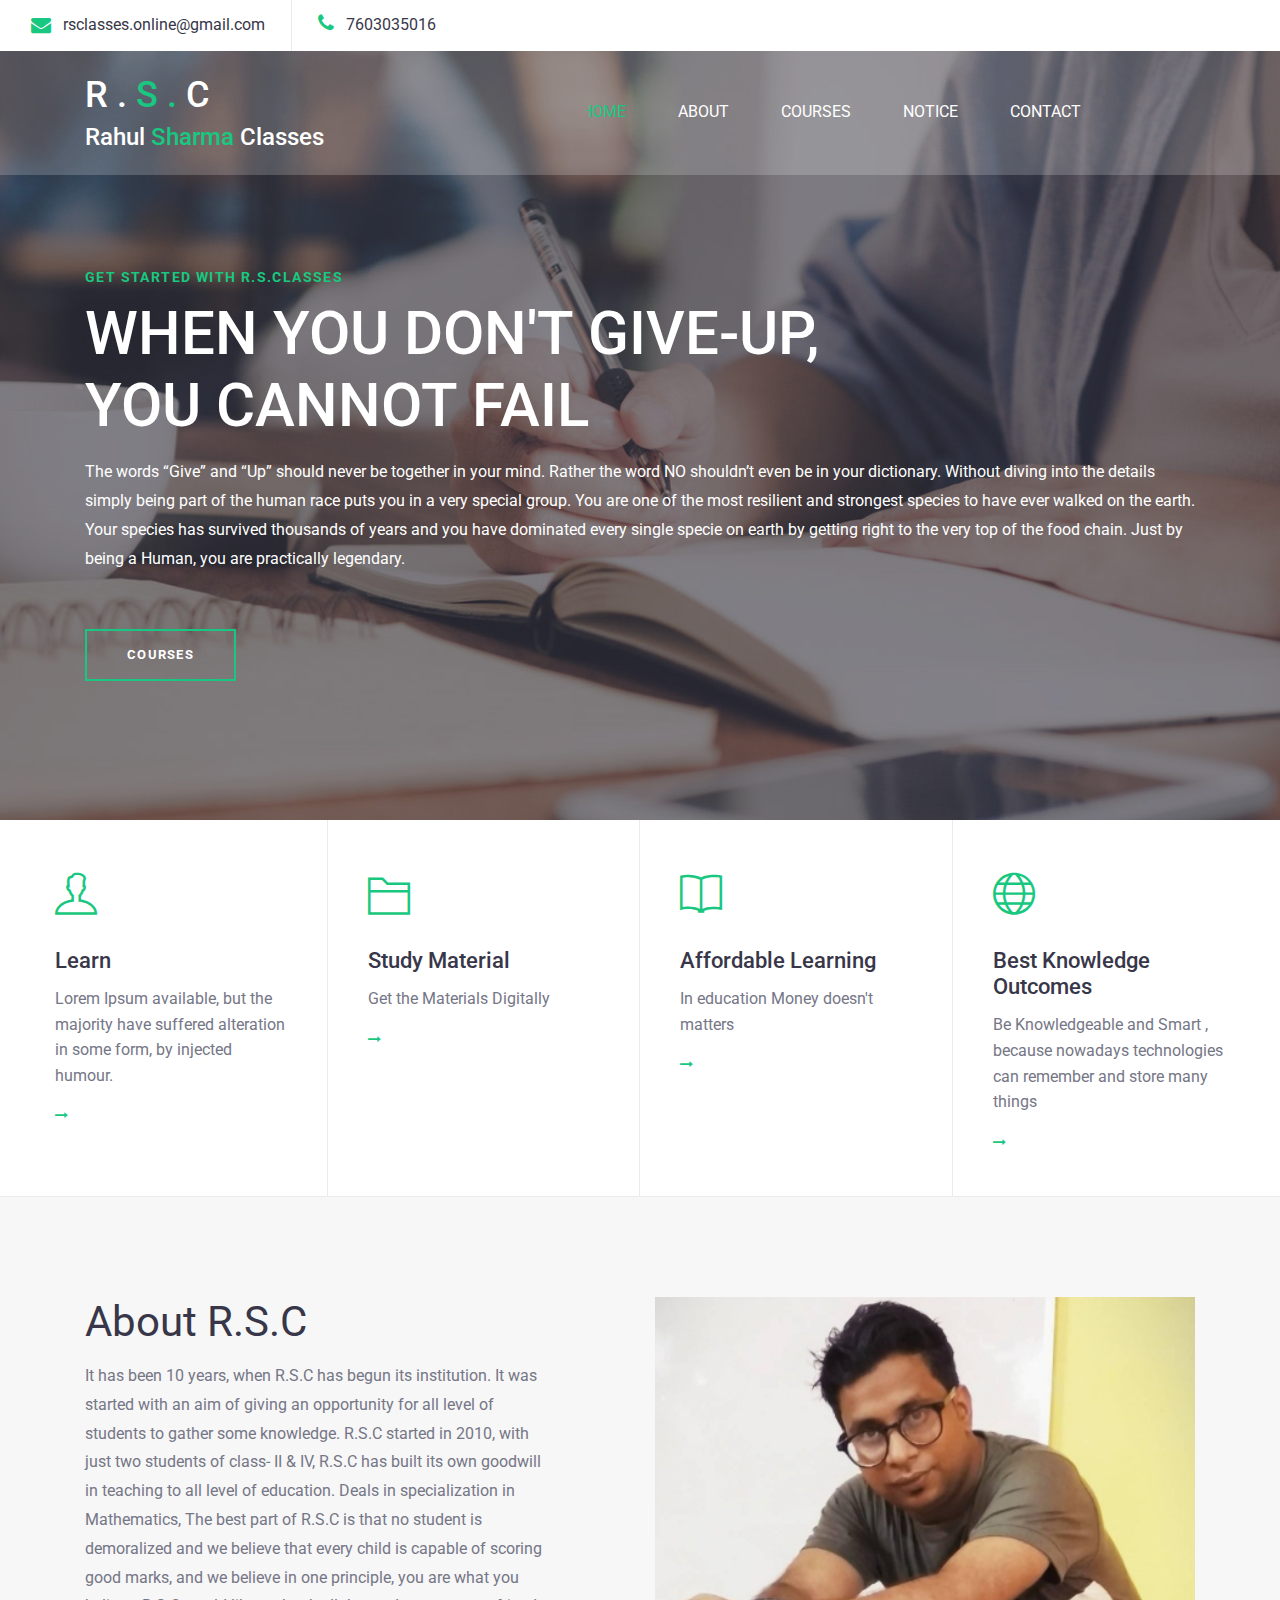
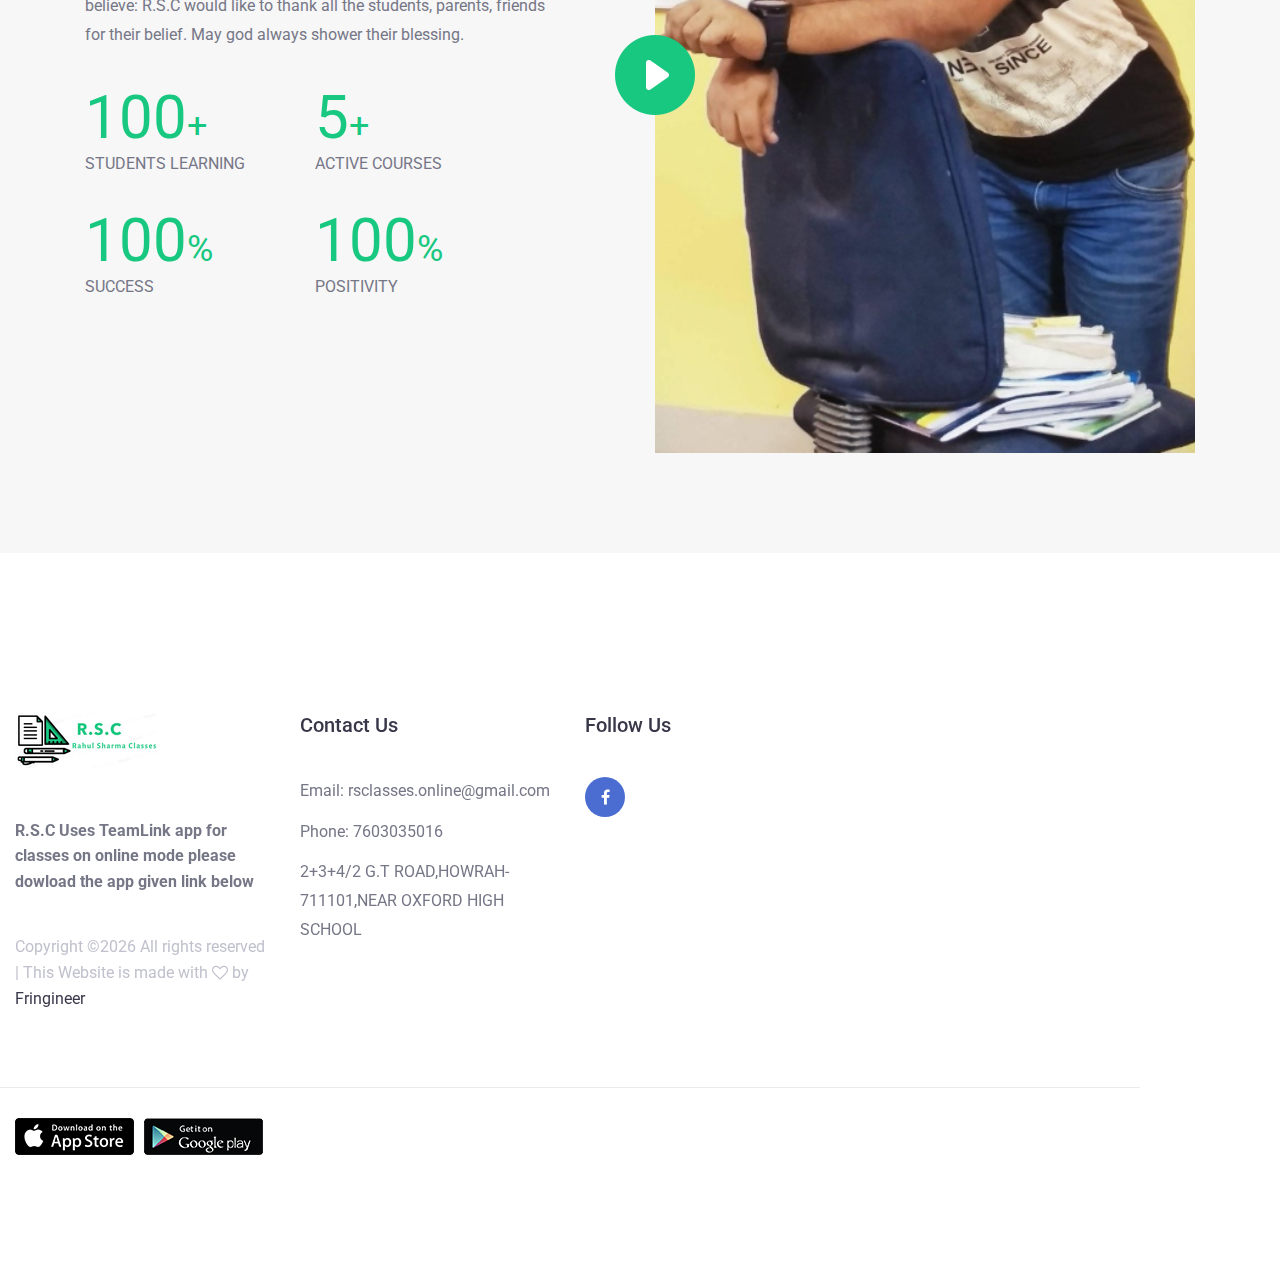
<file: index.html>
<!DOCTYPE html>
<html lang="en">
<head>
    <title>R.S.CLASSES</title>

    <!-- Required meta tags -->
    <meta charset="utf-8">
    <meta name="viewport" content="width=device-width, initial-scale=1, shrink-to-fit=no">

    <!-- Bootstrap CSS -->
    <link rel="stylesheet" href="css/bootstrap.min.css">

    <!-- FontAwesome CSS -->
    <link rel="stylesheet" href="css/font-awesome.min.css">

    <!-- ElegantFonts CSS -->
    <link rel="stylesheet" href="css/elegant-fonts.css">

    <!-- themify-icons CSS -->
    <link rel="stylesheet" href="css/themify-icons.css">

    <!-- Swiper CSS -->
    <link rel="stylesheet" href="css/swiper.min.css">

    <!-- Styles -->
    <link rel="stylesheet" href="style.css">
</head>
<body>
    <div class="hero-content">
        <header class="site-header">
            <div class="top-header-bar">
                <div class="container-fluid">
                    <div class="row">
                        <div class="col-12 col-lg-6 d-none d-md-flex flex-wrap justify-content-center justify-content-lg-start mb-3 mb-lg-0">
                            <div class="header-bar-email d-flex align-items-center">
                                <i class="fa fa-envelope"></i><a href="#">rsclasses.online@gmail.com</a>
                            </div><!-- .header-bar-email -->

                            <div class="header-bar-text lg-flex align-items-center">
                                <p><i class="fa fa-phone"></i>7603035016</p>
                            </div><!-- .header-bar-text -->
                        </div><!-- .col -->

                        <div class="col-12 col-lg-6 d-flex flex-wrap justify-content-center justify-content-lg-end align-items-center">
                           <!-- <div class="header-bar-search">
                                <form class="flex align-items-stretch">
                                    <input type="search" placeholder="What would you like to learn?">
                                    <button type="submit" value="" class="flex justify-content-center align-items-center"><i class="fa fa-search"></i></button>
                                </form>
                            </div><!-- .header-bar-search -->

                            <div class="header-bar-menu">
                               <!-- <ul class="flex justify-content-center align-items-center py-2 pt-md-0">
                                    <li><a href="#">Register</a></li>
                                    <li><a href="#">Login</a></li>
                                </ul>-->
                            </div><!-- .header-bar-menu -->
                        </div><!-- .col -->
                    </div><!-- .row -->
                </div><!-- .container-fluid -->
            </div><!-- .top-header-bar -->

            <div class="nav-bar">
                <div class="container">
                    <div class="row">
                        <div class="col-9 col-lg-3">
                            <div class="site-branding">
                                <h1 class="site-title"><a href="index.html" rel="home">R    .   <span>S    .    </span>C</a></h1>
                                 <h5 class="site-titles"><a href="index.html" rel="home">Rahul <span>Sharma</span> Classes</a></h5>
                            </div><!-- .site-branding -->
                        </div><!-- .col -->

                        <div class="col-3 col-lg-9 flex justify-content-end align-content-center">
                            <nav class="site-navigation flex justify-content-end align-items-center">
                                <ul class="flex flex-column flex-lg-row justify-content-lg-end align-content-center">
                                    <li class="current-menu-item"><a href="index.html">  Home</a></li>
                                    <li><a href="about.html">About</a></li>
                                    <li><a href="courses.html">Courses</a></li>
                                    <li><a href="https://drive.google.com/drive/folders/1WCiDzDSVRDImzuCjmiZQUmo6XYDnUUqU?usp=sharing">Notice</a></li>
                                    <li><a href="contact.html">Contact</a></li>
                                </ul>

                                <div class="hamburger-menu d-lg-none">
                                    <span></span>
                                    <span></span>
                                    <span></span>
                                    <span></span>
                                </div><!-- .hamburger-menu -->

                                <div class="header-bar-cart">
                                    <a href="#" class="flex justify-content-center align-items-center"></a>
                                </div><!-- .header-bar-search -->
                            </nav><!-- .site-navigation -->
                        </div><!-- .col -->
                    </div><!-- .row -->
                </div><!-- .container -->
            </div><!-- .nav-bar -->
        </header><!-- .site-header -->

        <div class="hero-content-overlay">
            <div class="container">
                <div class="row">
                    <div class="col-12">
                        <div class="hero-content-wrap flex flex-column justify-content-center align-items-start">
                            <header class="entry-header">
                                <h4>Get started with R.S.Classes</h4>
                                <h1>When You Don't Give-up,<br/> You Cannot Fail</h1>
                            </header><!-- .entry-header -->
                            <div class="entry-content">
                                <p>The words “Give” and “Up” should never be together in your mind. Rather the word NO shouldn’t even be in your dictionary. Without diving into the details simply being part of the human race puts you in a very special group. You are one of the most resilient and strongest species to have ever walked on the earth. Your species has survived thousands of years and you have dominated every single specie on earth by getting right to the very top of the food chain. Just by being a Human, you are practically legendary.</p>
                            </div><!-- .entry-content -->

                            <footer class="entry-footer read-more">
                                <a href="courses.html">Courses</a>
                            </footer><!-- .entry-footer -->
                        </div><!-- .hero-content-wrap -->
                    </div><!-- .col -->
                </div><!-- .row -->
            </div><!-- .container -->
        </div><!-- .hero-content-hero-content-overlay -->
    </div><!-- .hero-content -->

    <div class="icon-boxes">
        <div class="container-fluid">
            <div class="flex flex-wrap align-items-stretch">
                <div class="icon-box">
                    <div class="icon">
                        <span class="ti-user"></span>
                    </div><!-- .icon -->

                    <header class="entry-header">
                        <h2 class="entry-title">Learn </h2>
                    </header><!-- .entry-header -->

                    <div class="entry-content">
                        <p>Lorem Ipsum available, but the majority have suffered alteration in some form, by injected humour.</p>
                    </div><!-- .entry-content -->

                    <footer class="entry-footer read-more">
                        <a href="#">Explore<i class="fa fa-long-arrow-right"></i></a>
                    </footer><!-- .entry-footer -->
                </div><!-- .icon-box -->

                <div class="icon-box">
                    <div class="icon">
                        <span class="ti-folder"></span>
                    </div><!-- .icon -->

                    <header class="entry-header">
                        <h2 class="entry-title">Study Material </h2>
                    </header><!-- .entry-header -->

                    <div class="entry-content">
                        <p>Get the Materials Digitally</p>
                    </div><!-- .entry-content -->

                    <footer class="entry-footer read-more">
                        <a href="https://drive.google.com/drive/folders/1vfITEp3nsElCrf3aIB1E-hD3eaHmoRpa?usp=sharing">Explore<i class="fa fa-long-arrow-right"></i></a>
                    </footer><!-- .entry-footer -->
                </div><!-- .icon-box -->

                <div class="icon-box">
                    <div class="icon">
                        <span class="ti-book"></span>
                    </div><!-- .icon -->

                    <header class="entry-header">
                        <h2 class="entry-title">Affordable Learning</h2>
                    </header><!-- .entry-header -->

                    <div class="entry-content">
                        <p>In education Money doesn't matters</p>
                    </div><!-- .entry-content -->

                    <footer class="entry-footer read-more">
                        <a href="courses.html">Explore<i class="fa fa-long-arrow-right"></i></a>
                    </footer><!-- .entry-footer -->
                </div><!-- .icon-box -->

                <div class="icon-box">
                    <div class="icon">
                        <span class="ti-world"></span>
                    </div><!-- .icon -->

                    <header class="entry-header">
                        <h2 class="entry-title">Best Knowledge Outcomes</h2>
                    </header><!-- .entry-header -->

                    <div class="entry-content">
                        <p>Be Knowledgeable and Smart , because nowadays technologies can remember and store many things </p>
                    </div><!-- .entry-content -->

                    <footer class="entry-footer read-more">
                        <a href="#">Explore<i class="fa fa-long-arrow-right"></i></a>
                    </footer><!-- .entry-footer -->
                </div><!-- .icon-box -->
            </div><!-- .row -->
        </div><!-- .container-fluid -->
    </div><!-- .icon-boxes -->

    <!--<section class="featured-courses horizontal-column courses-wrap">
        <div class="container">
            <div class="row">
                <div class="col-12">
                    <header class="heading flex justify-content-between align-items-center">
                        <h2 class="entry-title">Featured Courses</h2>

                        <a class="btn mt-4 mt-sm-0" href="#">view all</a>
                    </header><!-- .heading --
                </div><!-- .col --

                <div class="col-12 col-lg-6">
                    <div class="course-content flex flex-wrap justify-content-between align-content-lg-stretch">
                        <figure class="course-thumbnail">
                            <a href="#"><img src="images/1.jpg" alt=""></a>
                        </figure><!-- .course-thumbnail --

                        <div class="course-content-wrap">
                            <header class="entry-header">
                                <div class="course-ratings flex align-items-center">
                                    <span class="fa fa-star checked"></span>
                                    <span class="fa fa-star checked"></span>
                                    <span class="fa fa-star checked"></span>
                                    <span class="fa fa-star checked"></span>
                                    <span class="fa fa-star-o"></span>

                                    <span class="course-ratings-count">(4 votes)</span>
                                </div><!-- .course-ratings --

                                <h2 class="entry-title"><a href="#">The Complete Android Developer Course</a></h2>

                                <div class="entry-meta flex flex-wrap align-items-center">
                                    <div class="course-author"><a href="#">Ms. Lara Croft </a></div>

                                    <div class="course-date">July 21, 2018</div>
                                </div><!-- .course-date --
                            </header><!-- .entry-header --

                            <footer class="entry-footer flex justify-content-between align-items-center">
                                <div class="course-cost">
                                    <span class="free-cost">Free</span>
                                </div><!-- .course-cost -
                        </div><!-- .course-content-wrap --
                    </div><!-- .course-content --
                </div><!-- .col --

                <div class="col-12 col-lg-6">
                    <div class="course-content flex flex-wrap justify-content-between align-content-lg-stretch">
                        <figure class="course-thumbnail">
                            <a href="#"><img src="images/2.jpg" alt=""></a>
                        </figure><!-- .course-thumbnail --

                        <div class="course-content-wrap">
                            <header class="entry-header">
                                <div class="course-ratings flex align-items-center">
                                    <span class="fa fa-star checked"></span>
                                    <span class="fa fa-star checked"></span>
                                    <span class="fa fa-star checked"></span>
                                    <span class="fa fa-star checked"></span>
                                    <span class="fa fa-star-o"></span>

                                    <span class="course-ratings-count">(4 votes)</span>
                                </div><!-- .course-ratings --

                                <h2 class="entry-title"><a href="#">Learn Photoshop, Web Design & Profitable</a></h2>

                                <div class="entry-meta flex flex-wrap align-items-center">
                                    <div class="course-author"><a href="#">Mr. John Wick</a></div>

                                    <div class="course-date">Aug 21, 2018</div>
                                </div><!-- .course-date --
                            </header><!-- .entry-header --

                            <footer class="entry-footer flex justify-content-between align-items-center">
                                <div class="course-cost">
                                    $32 <span class="price-drop">$59</span>
                                </div><!-- .course-cost --
                            </footer><!-- .entry-footer --
                        </div><!-- .course-content-wrap --
                    </div><!-- .course-content --
                </div><!-- .col --
            </div><!-- .row --
        </div><!-- .container --
    </section><!-- .courses-wrap ---->

    <section class="about-section">
        <div class="container">
            <div class="row">
                <div class="col-12 col-lg-6 align-content-lg-stretch">
                    <header class="heading">
                        <h2 class="entry-title">About R.S.C</h2>

                        <p>It has been 10 years, when R.S.C has begun its institution. It was started with an aim of giving an opportunity for all level of students to gather some knowledge. R.S.C started in 2010, with just two students of class- II & IV, R.S.C has built its own goodwill in teaching to all level of education. Deals in specialization in Mathematics,
The best part of R.S.C is that no student is demoralized and we believe that every child is capable of scoring good marks, and we believe in one principle, you are what you believe:
R.S.C would like to thank all the students, parents, friends for their belief. May god always shower their blessing.</p>
                    </header><!-- .heading -->

                    <div class="entry-content ezuca-stats">
                        <div class="stats-wrap flex flex-wrap justify-content-lg-between">
                            <div class="stats-count">
                                100<span>+</span>
                                <p>STUDENTS LEARNING</p>
                            </div><!-- .stats-count -->

                            <div class="stats-count">
                                5<span>+</span>
                                <p>ACTIVE COURSES</p>
                            </div><!-- .stats-count -->

                            <div class="stats-count">
                                100<span>%</span>
                                <p>SUCCESS</p>
                            </div><!-- .stats-count -->

                            <div class="stats-count">
                                100<span>%</span>
                                <p>POSITIVITY</p>
                            </div><!-- .stats-count -->
                        </div><!-- .stats-wrap -->
                    </div><!-- .ezuca-stats -->
                </div><!-- .col -->

                <div class="col-12 col-lg-6 flex align-content-center mt-5 mt-lg-0">
                    <div class="ezuca-video position-relative">
                        <div class="video-play-btn position-absolute">
                            <img src="images/video-icon.png" alt="Video Play">
                        </div><!-- .video-play-btn -->

                        <img src="images/video-screenshot.png" alt="">
                    </div><!-- .ezuca-video -->
                </div><!-- .col -->
            </div><!-- .row -->
        </div><!-- .container -->
    </section><!-- .about-section -->

      <section class="testimonial-section">
        <!-- Swiper -->
        <div class="swiper-container testimonial-slider">
            <div class="swiper-wrapper">
                <!--<div class="swiper-slide">
                    <div class="container">
                        <div class="row">
                            <div class="col-12 col-lg-6 order-2 order-lg-1 flex align-items-center mt-5 mt-lg-0">
                                <figure class="user-avatar">
                                    <img src="images/user-1.jpg" alt="">
                                </figure><!-- .user-avatar --
                            </div><!-- .col --

                            <div class="col-12 col-lg-6 order-1 order-lg-2 content-wrap h-100">
                                <div class="entry-content">
                                    <p>Together as teachers, students and universities we can help make this education available for everyone.</p>
                                </div><!-- .entry-content --

                                <div class="entry-footer">
                                    <h3 class="testimonial-user">Russell Stephens - <span>University in UK</span></h3>
                                </div><!-- .entry-footer --
                            </div><!-- .col --
                        </div><!-- .row --
                    </div><!-- .container --
                </div><!-- .swiper-slide -->

                

   <!-- <section class="featured-courses vertical-column courses-wrap">
        <div class="container">
            <div class="row mx-m-25">
                <div class="col-12 px-25">
                    <header class="heading flex flex-wrap justify-content-between align-items-center">
                        <h2 class="entry-title">Featured Courses</h2>

                        <nav class="courses-menu mt-3 mt-lg-0">
                            <ul class="flex flex-wrap justify-content-md-end align-items-center">
                                <li class="active"><a href="#">All</a></li>
                                <li><a href="#">Business</a></li>
                                <li><a href="#">Design</a></li>
                                <li><a href="#">Web Development</a></li>
                                <li><a href="#">Photography</a></li>
                            </ul>
                        </nav><!-- .courses-menu --
                    </header><!-- .heading --
                </div><!-- .col --

                <div class="col-12 col-md-6 col-lg-4 px-25">
                    <div class="course-content">
                        <figure class="course-thumbnail">
                            <a href="#"><img src="images/1.jpg" alt=""></a>
                        </figure><!-- .course-thumbnail --

                        <div class="course-content-wrap">
                            <header class="entry-header">
                                <h2 class="entry-title"><a href="#">The Complete Android Developer Course</a></h2>

                                <div class="entry-meta flex align-items-center">
                                    <div class="course-author"><a href="#">Ms. Lara Croft </a></div>

                                    <div class="course-date">July 21, 2018</div>
                                </div><!-- .course-date -->
                            </header><!-- .entry-header --

                            <footer class="entry-footer flex justify-content-between align-items-center">
                                <div class="course-cost">
                                    $45 <span class="price-drop">$68</span>
                                </div><!-- .course-cost --

                                <div class="course-ratings flex justify-content-end align-items-center">
                                    <span class="fa fa-star checked"></span>
                                    <span class="fa fa-star checked"></span>
                                    <span class="fa fa-star checked"></span>
                                    <span class="fa fa-star checked"></span>
                                    <span class="fa fa-star-o"></span>

                                    <span class="course-ratings-count">(4 votes)</span>
                                </div><!-- .course-ratings --
                            </footer><!-- .entry-footer --
                        </div><!-- .course-content-wrap --
                    </div><!-- .course-content --
                </div><!-- .col --

                <div class="col-12 col-md-6 col-lg-4 px-25">
                    <div class="course-content">
                        <figure class="course-thumbnail">
                            <a href="#"><img src="images/2.jpg" alt=""></a>
                        </figure><!-- .course-thumbnail --

                        <div class="course-content-wrap">
                            <header class="entry-header">
                                <h2 class="entry-title"><a href="#">The Ultimate Drawing Course Beginner to Advanced</a></h2>

                                <div class="entry-meta flex align-items-center">
                                    <div class="course-author"><a href="#">Michelle Golden</a></div>

                                    <div class="course-date">Mar 14, 2018</div>
                                </div><!-- .course-date --
                            </header><!-- .entry-header --

                            <footer class="entry-footer flex justify-content-between align-items-center">
                                <div class="course-cost">
                                    <span class="free-cost">Free</span>
                                </div><!-- .price-drop --

                                <div class="course-ratings flex justify-content-end align-items-center">
                                    <span class="fa fa-star checked"></span>
                                    <span class="fa fa-star checked"></span>
                                    <span class="fa fa-star checked"></span>
                                    <span class="fa fa-star checked"></span>
                                    <span class="fa fa-star-o"></span>

                                    <span class="course-ratings-count">(4 votes)</span>
                                </div><!-- .course-ratings --
                            </footer><!-- .entry-footer --
                        </div><!-- .course-content-wrap --
                    </div><!-- .course-content --
                </div><!-- .col --

                <div class="col-12 col-md-6 col-lg-4 px-25">
                    <div class="course-content">
                        <figure class="course-thumbnail">
                            <a href="#"><img src="images/3.jpg" alt=""></a>
                        </figure><!-- .course-thumbnail --

                        <div class="course-content-wrap">
                            <header class="entry-header">
                                <h2 class="entry-title"><a href="#">The Complete Digital Marketing Course</a></h2>

                                <div class="entry-meta flex align-items-center">
                                    <div class="course-author"><a href="#">Ms. Lucius</a></div>

                                    <div class="course-date">Dec 18, 2018</div>
                                </div><!-- .course-date --
                            </header><!-- .entry-header --

                            <footer class="entry-footer flex justify-content-between align-items-center">
                                <div class="course-cost">
                                    $55 <span class="price-drop">$78</span>
                                </div><!-- .course-cost --

                                <div class="course-ratings flex justify-content-end align-items-center">
                                    <span class="fa fa-star checked"></span>
                                    <span class="fa fa-star checked"></span>
                                    <span class="fa fa-star checked"></span>
                                    <span class="fa fa-star checked"></span>
                                    <span class="fa fa-star-o"></span>

                                    <span class="course-ratings-count">(4 votes)</span>
                                </div><!-- .course-ratings --
                            </footer><!-- .entry-footer -
                        </div><!-- .course-content-wrap --
                    </div><!-- .course-content --
                </div><!-- .col --

                <div class="col-12 col-md-6 col-lg-4 px-25">
                    <div class="course-content">
                        <figure class="course-thumbnail">
                            <a href="#"><img src="images/4.jpg" alt=""></a>
                        </figure><!-- .course-thumbnail --

                        <div class="course-content-wrap">
                            <header class="entry-header">
                                <h2 class="entry-title"><a href="#">The Unreal Engine Developer Course</a></h2>

                                <div class="entry-meta flex align-items-center">
                                    <div class="course-author"><a href="#">Mr. John Wick</a></div>

                                    <div class="course-date">Otc 17, 2018</div>
                                </div><!-- .course-date --
                            </header><!-- .entry-header --

                            <footer class="entry-footer flex justify-content-between align-items-center">
                                <div class="course-cost">
                                    <span class="free-cost">Free</span>
                                </div><!-- .course-cost -->

                      

    <section class="home-gallery">
        <div class="gallery-wrap flex flex-wrap">
            <div class="gallery-grid gallery-grid1x1">
                <a href="#"><img src="images/a.jpg" alt=""></a>
            </div><!-- .gallery-grid -->

            <div class="gallery-grid gallery-grid1x1">
                <a href="#"><img src="images/b.jpg" alt=""></a>
            </div><!-- .gallery-grid -->

            <div class="gallery-grid gallery-grid2x2">
                <a href="#"><img src="images/c.jpg" alt=""></a>
            </div><!-- .gallery-grid -->

            <div class="gallery-grid gallery-grid1x1">
                <a href="#"><img src="images/d.jpg" alt=""></a>
            </div><!-- .gallery-grid -->

            <div class="gallery-grid gallery-grid1x1">
                <a href="#"><img src="images/e.jpg" alt=""></a>
            </div><!-- .gallery-grid -->

            <div class="gallery-grid gallery-grid2x1">
                <a href="#"><img src="images/g.jpg" alt=""></a>
            </div><!-- .gallery-grid -->

            <div class="gallery-grid gallery-grid2x1">
                <a href="#"><img src="images/h.jpg" alt=""></a>
            </div><!-- .gallery-grid -->

            <div class="gallery-grid gallery-grid1x1">
                <a href="#"><img src="images/i.jpg" alt=""></a>
            </div><!-- .gallery-grid -->

            <div class="gallery-grid gallery-grid2x2 ">
                <a href="#"><img src="images/j.jpg" alt=""></a>
            </div><!-- .gallery-grid -->

            <div class="gallery-grid gallery-grid1x1">
                <a href="#"><img src="images/k.jpg" alt=""></a>
            </div><!-- .gallery-grid -->

            <div class="gallery-grid gallery-grid1x1">
                <a href="#"><img src="images/l.jpg" alt=""></a>
            </div><!-- .gallery-grid -->

            <div class="gallery-grid gallery-grid2x1">
                <a href="#"><img src="images/m.jpg" alt=""></a>
            </div><!-- .gallery-grid -->

            <div class="gallery-grid gallery-grid3x1">
                <a href="#"><img src="images/n.jpg" alt=""></a>
            </div><!-- .gallery-grid -->

            <div class="gallery-grid gallery-grid1x1">
                <a href="#"><img src="images/o.jpg" alt=""></a>
            </div><!-- .gallery-grid -->
        </div><!-- .gallery-wrap -->
    </section><!-- .home-gallery -->

   <!-- <div class="clients-logo">
        <div class="container">
            <div class="row">
                <div class="col-12 flex flex-wrap justify-content-center justify-content-lg-between align-items-center">
                    <div class="logo-wrap">
                        <img src="images/logo-1.png" alt="">
                    </div><!-- .logo-wrap --

                    <div class="logo-wrap">
                        <img src="images/logo-2.png" alt="">
                    </div><!-- .logo-wrap --

                    <div class="logo-wrap">
                        <img src="images/logo-3.png" alt="">
                    </div><!-- .logo-wrap --

                    <div class="logo-wrap">
                        <img src="images/logo-4.png" alt="">
                    </div><!-- .logo-wrap --

                    <div class="logo-wrap">
                        <img src="images/logo-5.png" alt="">
                    </div><!-- .logo-wrap --
                </div><!-- .col --
            </div><!-- .row --
        </div><!-- .container --
    </div><!-- .clients-logo -->

       <footer class="site-footer">
        <div class="footer-widgets">
            <div class="container">
                <div class="row">
                    <div class="col-12 col-md-6 col-lg-3">
                        <div class="foot-about">
                            <a class="foot-logo" href="#"><img src="images/foot-logo.png" alt=""></a>

                            <p><b>R.S.C Uses TeamLink app for classes on online mode please dowload the app given link below</b></p>

                            <p class="footer-copyright">
Copyright &copy;<script>document.write(new Date().getFullYear());</script> All rights reserved | This Website is made with <i class="fa fa-heart-o" aria-hidden="true"></i> by <a href="https://fringineer.in" target="_blank">Fringineer</a>
</p>
                        </div><!-- .foot-about -->
                    </div><!-- .col -->

                    <div class="col-12 col-md-6 col-lg-3 mt-5 mt-md-0">
                        <div class="foot-contact">
                            <h2>Contact Us</h2>

                            <ul>
                                <li>Email: rsclasses.online@gmail.com</li>
                                <li>Phone: 7603035016</li>
                                <li>2+3+4/2 G.T ROAD,HOWRAH-711101,NEAR OXFORD HIGH SCHOOL</li>
                            </ul>
                        </div><!-- .foot-contact -->
                    </div><!-- .col -->

                   <!-- <div class="col-12 col-md-6 col-lg-3 mt-5 mt-lg-0">
                        <div class="quick-links flex flex-wrap">
                            <h2 class="w-100">Quick Links</h2>

                            <ul class="w-50">
                                <li><a href="#">About </a></li>
                                <li><a href="#">Terms of Use </a></li>
                                <li><a href="#">Privacy Policy </a></li>
                                <li><a href="#">Contact Us</a></li>
                            </ul>

                            <ul class="w-50">
                                <li><a href="#">Documentation</a></li>
                                <li><a href="#">Forums</a></li>
                                <li><a href="#">Language Packs</a></li>
                                <li><a href="#">Release Status</a></li>
                            </ul>
                        </div><!-- .quick-links 
                    </div><!-- .col -->

                    <div class="col-12 col-md-6 col-lg-3 mt-5 mt-lg-0">
                        <div class="follow-us">
                            <h2>Follow Us</h2>

                            <ul class="follow-us flex flex-wrap align-items-center">
                                <li><a href="https://www.facebook.com/feb4215"><i class="fa fa-facebook"></i></a></li>
                              
                            </ul>
                        </div><!-- .quick-links -->
                    </div><!-- .col -->
                </div><!-- .row -->
            </div><!-- .container -->
        </div><!-- .footer-widgets -->

        <div class="footer-bar">
            <div class="container">
                <div class="row flex-wrap justify-content-center justify-content-lg-between align-items-center">
                    <div class="col-12 col-lg-6">
                        <div class="download-apps flex flex-wrap justify-content-center justify-content-lg-start align-items-center">
                            <a href="https://apps.apple.com/us/app/teamlink-video-conferencing/id1463506261"><img src="images/app-store.png" alt=""></a>
                            <a href="https://play.google.com/store/apps/details?id=app.cybrook.teamlink&hl=en_IN"><img src="images/play-store.png" alt=""></a>
                        </div><!-- .download-apps -->

                    </div>

                   <!-- <div class="col-12 col-lg-6 mt-4 mt-lg-0">
                        <div class="footer-bar-nav">
                            <ul class="flex flex-wrap justify-content-center justify-content-lg-end align-items-center">
                                <li><a href="#">DPA</a></li>
                                <li><a href="#">Terms of Use</a></li>
                                <li><a href="#">Privacy Policy</a></li>
                            </ul>
                        </div><!-- .footer-bar-nav -->
                    </div><!-- .col-12 -->
                </div><!-- .row -->
            </div><!-- .container -->
        </div><!-- .footer-bar -->
    </footer><!-- .site-footer -->

<script type='text/javascript' src='js/jquery.js'></script>
<script type='text/javascript' src='js/swiper.min.js'></script>
<script type='text/javascript' src='js/masonry.pkgd.min.js'></script>
<script type='text/javascript' src='js/jquery.collapsible.min.js'></script>
<script type='text/javascript' src='js/custom.js'></script>

</body>
</html>
</file>
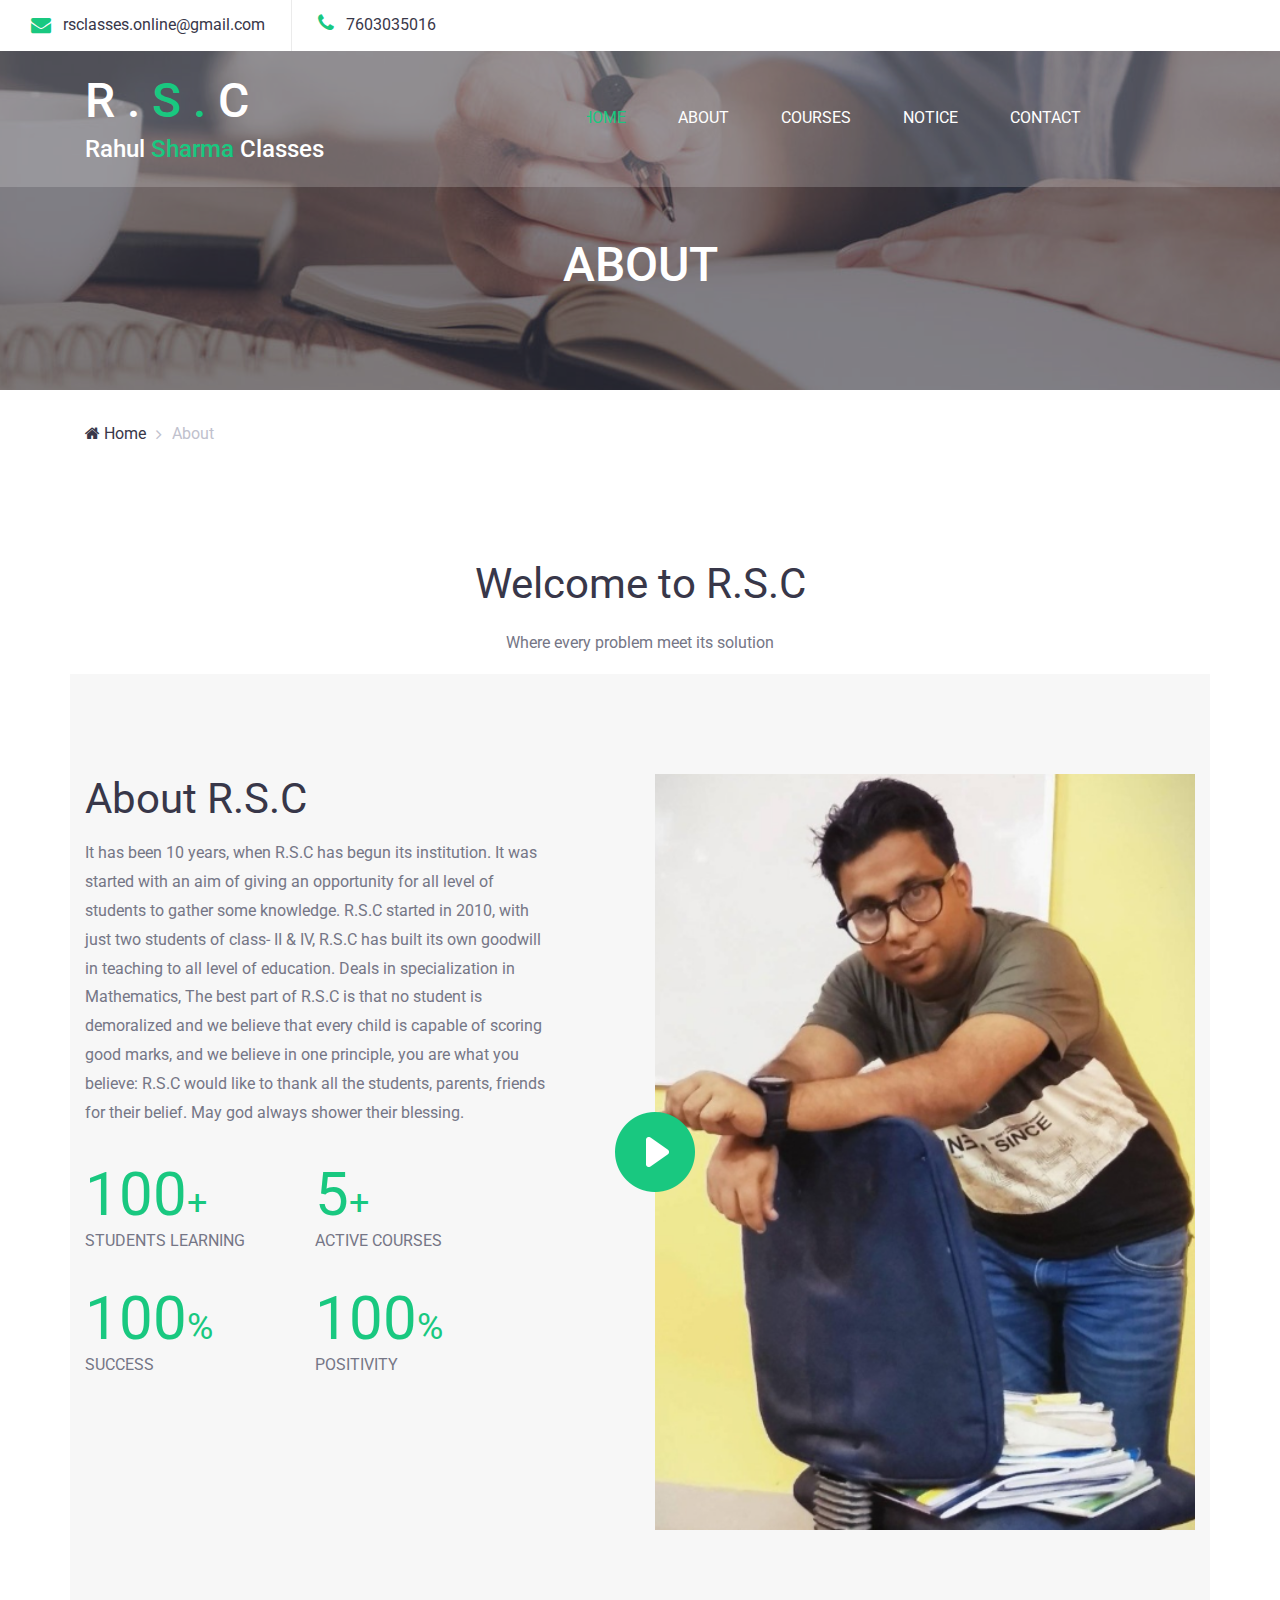
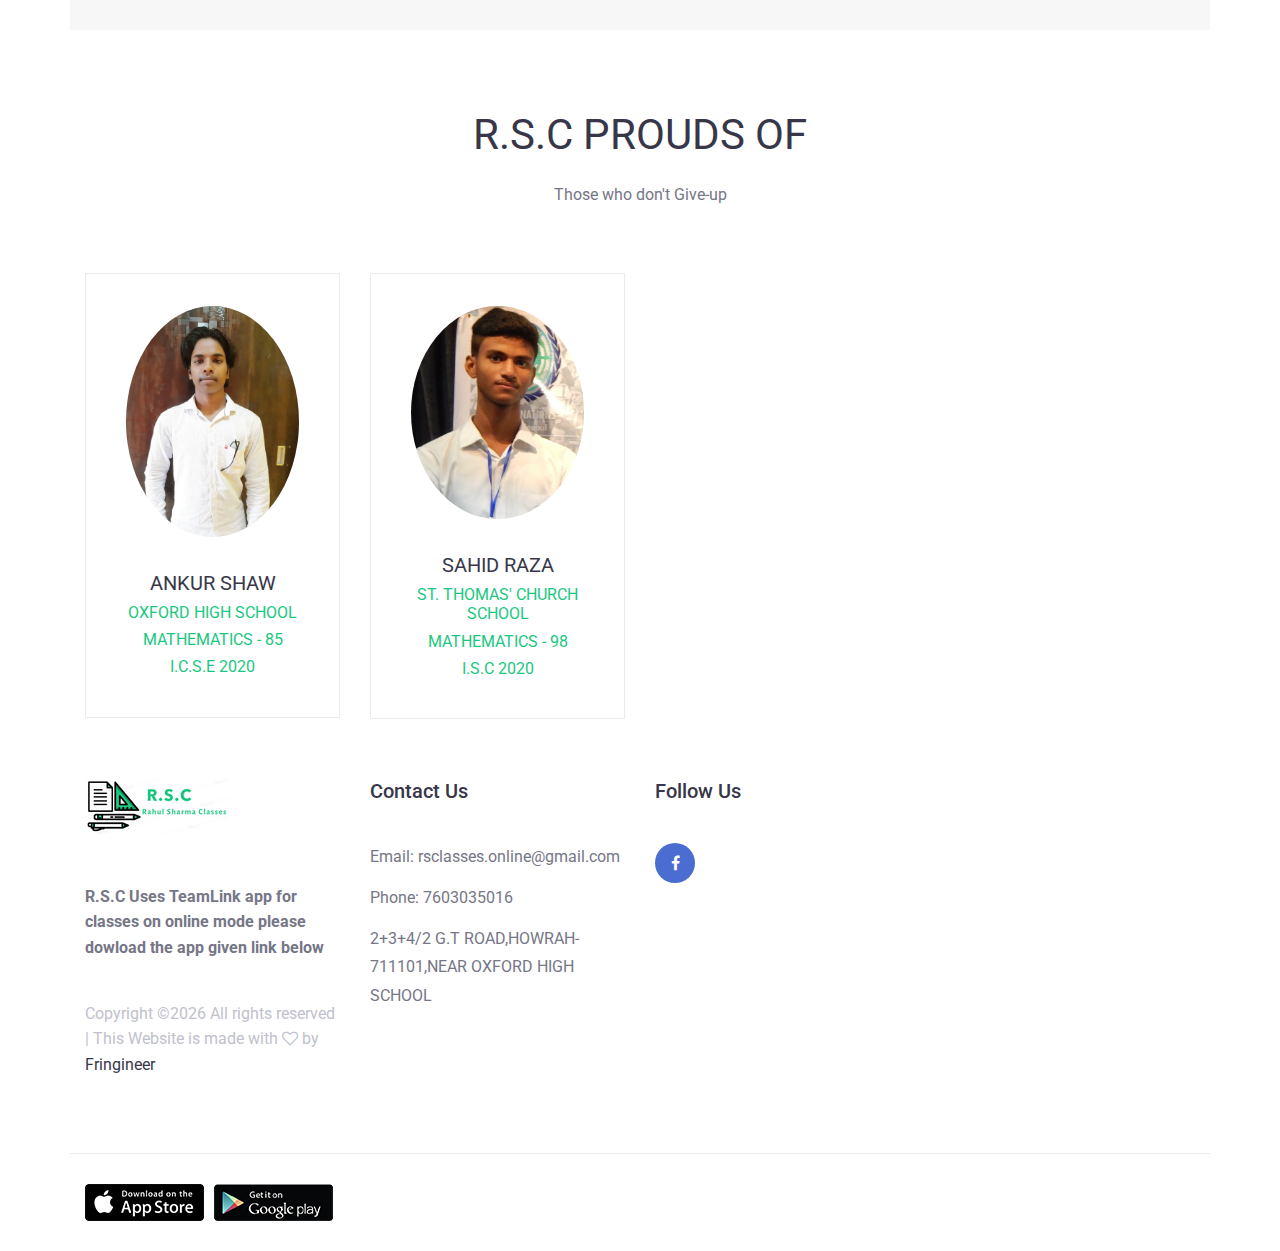
<file: about.html>
<!DOCTYPE html>
<html lang="en">
<head>
    <title>R.S.CLASSES</title>

    <!-- Required meta tags -->
    <meta charset="utf-8">
    <meta name="viewport" content="width=device-width, initial-scale=1, shrink-to-fit=no">

    <!-- Bootstrap CSS -->
    <link rel="stylesheet" href="css/bootstrap.min.css">

    <!-- FontAwesome CSS -->
    <link rel="stylesheet" href="css/font-awesome.min.css">

    <!-- ElegantFonts CSS -->
    <link rel="stylesheet" href="css/elegant-fonts.css">

    <!-- themify-icons CSS -->
    <link rel="stylesheet" href="css/themify-icons.css">

    <!-- Swiper CSS -->
    <link rel="stylesheet" href="css/swiper.min.css">

    <!-- Styles -->
    <link rel="stylesheet" href="style.css">
</head>
<body class="courses-page">
    <div class="page-header">
        <header class="site-header">
            <div class="top-header-bar">
                <div class="container-fluid">
                    <div class="row">
                        <div class="col-12 col-lg-6 d-none d-md-flex flex-wrap justify-content-center justify-content-lg-start mb-3 mb-lg-0">
                            <div class="header-bar-email d-flex align-items-center">
                                <i class="fa fa-envelope"></i><a href="#">rsclasses.online@gmail.com</a>
                            </div><!-- .header-bar-email -->

                            <div class="header-bar-text lg-flex align-items-center">
                                <p><i class="fa fa-phone"></i>7603035016</p>
                            </div><!-- .header-bar-text -->
                        </div><!-- .col -->

                        <div class="col-12 col-lg-6 d-flex flex-wrap justify-content-center justify-content-lg-end align-items-center">
                           <!-- <div class="header-bar-search">
                                <form class="flex align-items-stretch">
                                    <input type="search" placeholder="What would you like to learn?">
                                    <button type="submit" value="" class="flex justify-content-center align-items-center"><i class="fa fa-search"></i></button>
                                </form>
                            </div><!-- .header-bar-search -->

                            <div class="header-bar-menu">
                               <!-- <ul class="flex justify-content-center align-items-center py-2 pt-md-0">
                                    <li><a href="#">Register</a></li>
                                    <li><a href="#">Login</a></li>
                                </ul>-->
                            </div><!-- .header-bar-menu -->
                        </div><!-- .col -->
                    </div><!-- .row -->
                </div><!-- .container-fluid -->
            </div><!-- .top-header-bar -->

            <div class="nav-bar">
                <div class="container">
                    <div class="row">
                        <div class="col-9 col-lg-3">
                            <div class="site-branding">
                                <h1 class="site-title"><a href="index.html" rel="home">R    .   <span>S    .    </span>C</a></h1>
                                 <h5 class="site-titles"><a href="index.html" rel="home">Rahul <span>Sharma</span> Classes</a></h5>
                            </div><!-- .site-branding -->
                        </div><!-- .col -->

                        <div class="col-3 col-lg-9 flex justify-content-end align-content-center">
                            <nav class="site-navigation flex justify-content-end align-items-center">
                                <ul class="flex flex-column flex-lg-row justify-content-lg-end align-content-center">
                                    <li class="current-menu-item"><a href="index.html">  Home</a></li>
                                    <li><a href="about.html">About</a></li>
                                    <li><a href="courses.html">Courses</a></li>
                                   <li><a href="https://drive.google.com/drive/folders/1WCiDzDSVRDImzuCjmiZQUmo6XYDnUUqU?usp=sharing">Notice</a></li>
                                    <li><a href="contact.html">Contact</a></li>
                                </ul>

                                <div class="hamburger-menu d-lg-none">
                                    <span></span>
                                    <span></span>
                                    <span></span>
                                    <span></span>
                                </div><!-- .hamburger-menu -->

                                <div class="header-bar-cart">
                                    <a href="#" class="flex justify-content-center align-items-center"></a>
                                </div><!-- .header-bar-search -->
                            </nav><!-- .site-navigation -->
                        </div><!-- .col -->
                    </div><!-- .row -->
                </div><!-- .container -->
            </div><!-- .nav-bar -->
        </header><!-- .site-header -->

        <div class="page-header-overlay">
            <div class="container">
                <div class="row">
                    <div class="col-12">
                        <header class="entry-header">
                            <h1>ABOUT</h1>
                        </header><!-- .entry-header -->
                    </div><!-- .col -->
                </div><!-- .row -->
            </div><!-- .container -->
        </div><!-- .page-header-overlay -->
    </div><!-- .page-header -->

    <div class="container">
        <div class="row">
            <div class="col-12">
                <div class="breadcrumbs">
                    <ul class="flex flex-wrap align-items-center p-0 m-0">
                        <li><a href="index.html"><i class="fa fa-home"></i> Home</a></li>
                        <li>About</li>
                    </ul>
                </div><!-- .breadcrumbs -->
            </div><!-- .col -->
        </div><!-- .row -->

        <div class="row">
            <div class="col-12">
                <div class="about-heading">
                    <h2 class="entry-title">Welcome to R.S.C</h2>

                    <p>Where every problem meet its solution</p>
                </div><!-- .about-heading -->
            </div><!-- .col -->

           <!-- <div class="col-12 col-lg-6">
                <div class="about-stories">
                    <!--<h3>Our Stories</h3>

                    <p>Excepteur sint occaecat cupidatat non proident, sunt in culpa qui officia deserunt mollit anim id est laborum. Sed ut perspiciatis unde omnis iste natus error sit voluptatem accusantium.</p>

                    <p>Lorem ipsum dolor sit amet, consectetur adipiscing elit. Pellentesque quis eros lobortis, vestibulum turpis ac, pulvinar odio. </p>

                    <ul class="p-0 m-0 green-ticked">
                        <li>Learning program with after-school</li>
                        <li>Positive learning environment</li>
                        <li>Learning through play</li>
                    </ul><!-- .green-ticked --
                </div><!-- .about-stories --
            </div><!-- .col --

            <div class="col-12 col-lg-6">
                <div class="about-values">
                    <h3>Our Stories</h3>

                    <p>Excepteur sint occaecat cupidatat non proident, sunt in culpa qui officia deserunt mollit anim id est laborum. Sed ut perspiciatis unde omnis iste natus error sit voluptatem accusantium.</p>

                    <p>Lorem ipsum dolor sit amet, consectetur adipiscing elit. Pellentesque quis eros lobortis, vestibulum turpis ac, pulvinar odio. </p>

                    <ul class="p-0 m-0 green-ticked">
                        <li>Learning program with after-school</li>
                        <li>Positive learning environment</li>
                        <li>Learning through play</li>
                    </ul><!-- .green-ticked --
                </div><!-- .about-values --
            </div><!-- .col --
        </div><!-- .row --
    </div><!-- .container -->

    <section class="about-section">
        <div class="container">
            <div class="row">
                <div class="col-12 col-lg-6 align-content-lg-stretch">
                    <header class="heading">
                        <h2 class="entry-title">About R.S.C</h2>

                        <p>It has been 10 years, when R.S.C has begun its institution. It was started with an aim of giving an opportunity for all level of students to gather some knowledge. R.S.C started in 2010, with just two students of class- II & IV, R.S.C has built its own goodwill in teaching to all level of education. Deals in specialization in Mathematics,
The best part of R.S.C is that no student is demoralized and we believe that every child is capable of scoring good marks, and we believe in one principle, you are what you believe:
R.S.C would like to thank all the students, parents, friends for their belief. May god always shower their blessing.</p>
                    </header><!-- .heading -->

                    <div class="entry-content ezuca-stats">
                        <div class="stats-wrap flex flex-wrap justify-content-lg-between">
                            <div class="stats-count">
                                100<span>+</span>
                                <p>STUDENTS LEARNING</p>
                            </div><!-- .stats-count -->

                            <div class="stats-count">
                                5<span>+</span>
                                <p>ACTIVE COURSES</p>
                            </div><!-- .stats-count -->

                            <div class="stats-count">
                                100<span>%</span>
                                <p>SUCCESS</p>
                            </div><!-- .stats-count -->

                            <div class="stats-count">
                                100<span>%</span>
                                <p>POSITIVITY</p>
                            </div><!-- .stats-count -->
                        </div><!-- .stats-wrap -->
                    </div><!-- .ezuca-stats -->
                </div><!-- .col -->

                <div class="col-12 col-lg-6 flex align-content-center mt-5 mt-lg-0">
                    <div class="ezuca-video position-relative">
                        <div class="video-play-btn position-absolute">
                            <img src="images/video-icon.png" alt="Video Play">
                        </div><!-- .video-play-btn -->

                        <img src="images/video-screenshot.png" alt="">
                    </div><!-- .ezuca-video -->
                </div><!-- .col -->
            </div><!-- .row -->
        </div><!-- .container -->
    </section><!-- .about-section -->

  

    <div class="container">
        <div class="row">
            <div class="col-12">
                <div class="team-heading">
                    <h2 class="entry-title">R.S.C PROUDS OF</h2>
                    <p>Those who don't Give-up</p>
                </div><!-- .team-heading -->
            </div><!-- .col -->

            <div class="col-12 col-md-6 col-lg-3">
                <div class="team-member">
                    <img src="images/user-1.jpg" alt="">

                    <h3>ANKUR SHAW</h3>
                    <h4>OXFORD HIGH SCHOOL</h4>
                    <h4>MATHEMATICS - 85 </h4>
                    <h4>I.C.S.E 2020</h4>

                   
                </div><!-- .team-member -->
            </div><!-- .col -->

           <div class="col-12 col-md-6 col-lg-3">
                <div class="team-member">
                    <img src="images/user-2.jpg" alt="">

                    <h3>SAHID RAZA</h3>
                    <h4>ST. THOMAS' CHURCH SCHOOL</h4>
                    <h4>MATHEMATICS - 98 </h4>
                    <h4>I.S.C 2020</h4>
                    

                   
                </div><!-- .team-member -->
            </div><!-- .col -->

          
        </div><!-- .row -->
    </div><!-- .container -->

    

         <footer class="site-footer">
        <div class="footer-widgets">
            <div class="container">
                <div class="row">
                    <div class="col-12 col-md-6 col-lg-3">
                        <div class="foot-about">
                            <a class="foot-logo" href="#"><img src="images/foot-logo.png" alt=""></a>

                            <p><b>R.S.C Uses TeamLink app for classes on online mode please dowload the app given link below</b></p>

                            <p class="footer-copyright">
Copyright &copy;<script>document.write(new Date().getFullYear());</script> All rights reserved | This Website is made with <i class="fa fa-heart-o" aria-hidden="true"></i> by <a href="https://fringineer.in" target="_blank">Fringineer</a>
</p>
                        </div><!-- .foot-about -->
                    </div><!-- .col -->

                    <div class="col-12 col-md-6 col-lg-3 mt-5 mt-md-0">
                        <div class="foot-contact">
                            <h2>Contact Us</h2>

                            <ul>
                                <li>Email: rsclasses.online@gmail.com</li>
                                <li>Phone: 7603035016</li>
                                <li>2+3+4/2 G.T ROAD,HOWRAH-711101,NEAR OXFORD HIGH SCHOOL</li>
                            </ul>
                        </div><!-- .foot-contact -->
                    </div><!-- .col -->

                   <!-- <div class="col-12 col-md-6 col-lg-3 mt-5 mt-lg-0">
                        <div class="quick-links flex flex-wrap">
                            <h2 class="w-100">Quick Links</h2>

                            <ul class="w-50">
                                <li><a href="#">About </a></li>
                                <li><a href="#">Terms of Use </a></li>
                                <li><a href="#">Privacy Policy </a></li>
                                <li><a href="#">Contact Us</a></li>
                            </ul>

                            <ul class="w-50">
                                <li><a href="#">Documentation</a></li>
                                <li><a href="#">Forums</a></li>
                                <li><a href="#">Language Packs</a></li>
                                <li><a href="#">Release Status</a></li>
                            </ul>
                        </div><!-- .quick-links 
                    </div><!-- .col -->

                    <div class="col-12 col-md-6 col-lg-3 mt-5 mt-lg-0">
                        <div class="follow-us">
                            <h2>Follow Us</h2>

                            <ul class="follow-us flex flex-wrap align-items-center">
                                <li><a href="https://www.facebook.com/feb4215"><i class="fa fa-facebook"></i></a></li>
                              
                            </ul>
                        </div><!-- .quick-links -->
                    </div><!-- .col -->
                </div><!-- .row -->
            </div><!-- .container -->
        </div><!-- .footer-widgets -->

        <div class="footer-bar">
            <div class="container">
                <div class="row flex-wrap justify-content-center justify-content-lg-between align-items-center">
                    <div class="col-12 col-lg-6">
                        <div class="download-apps flex flex-wrap justify-content-center justify-content-lg-start align-items-center">
                            <a href="https://apps.apple.com/us/app/teamlink-video-conferencing/id1463506261"><img src="images/app-store.png" alt=""></a>
                            <a href="https://play.google.com/store/apps/details?id=app.cybrook.teamlink&hl=en_IN"><img src="images/play-store.png" alt=""></a>
                        </div><!-- .download-apps -->

                    </div>

                   <!-- <div class="col-12 col-lg-6 mt-4 mt-lg-0">
                        <div class="footer-bar-nav">
                            <ul class="flex flex-wrap justify-content-center justify-content-lg-end align-items-center">
                                <li><a href="#">DPA</a></li>
                                <li><a href="#">Terms of Use</a></li>
                                <li><a href="#">Privacy Policy</a></li>
                            </ul>
                        </div><!-- .footer-bar-nav -->
                    </div><!-- .col-12 -->
                </div><!-- .row -->
            </div><!-- .container -->
        </div><!-- .footer-bar -->
    </footer><!-- .site-footer -->

    <script type='text/javascript' src='js/jquery.js'></script>
    <script type='text/javascript' src='js/swiper.min.js'></script>
    <script type='text/javascript' src='js/masonry.pkgd.min.js'></script>
    <script type='text/javascript' src='js/jquery.collapsible.min.js'></script>
    <script type='text/javascript' src='js/custom.js'></script>

</body>
</html>
</file>
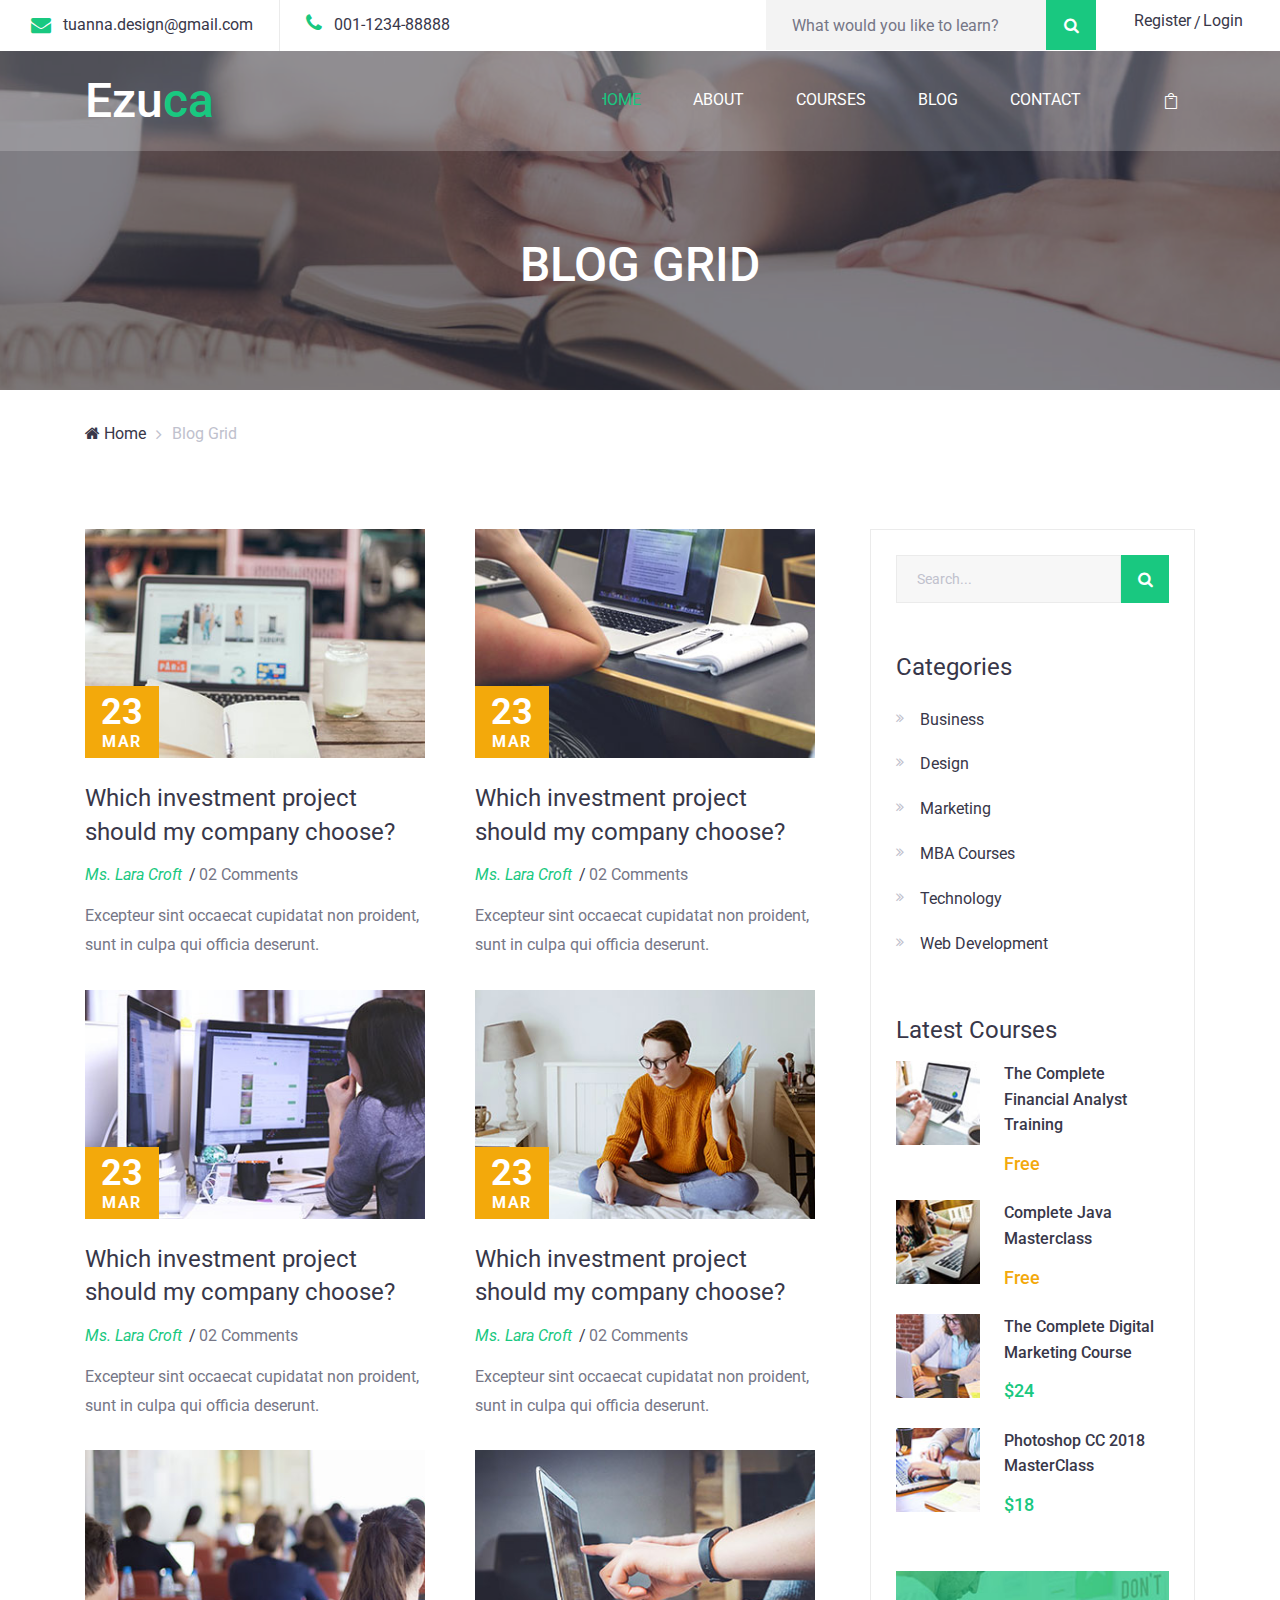
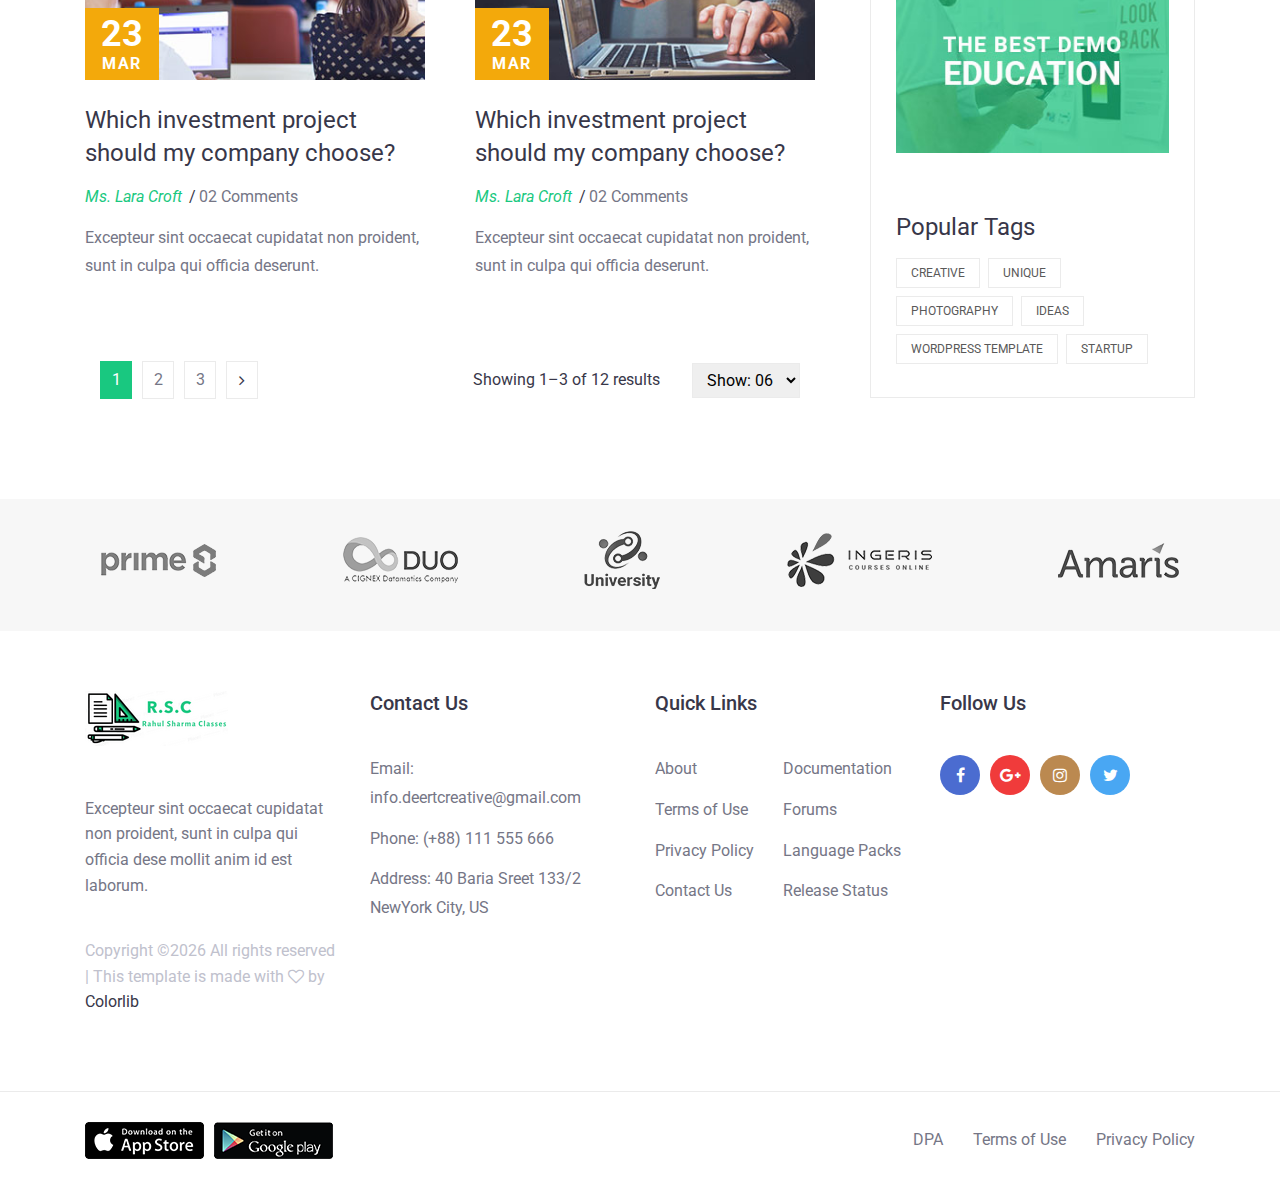
<file: blog.html>
<!DOCTYPE html>
<html lang="en">
<head>
    <title>Hello World</title>

    <!-- Required meta tags -->
    <meta charset="utf-8">
    <meta name="viewport" content="width=device-width, initial-scale=1, shrink-to-fit=no">

    <!-- Bootstrap CSS -->
    <link rel="stylesheet" href="css/bootstrap.min.css">

    <!-- FontAwesome CSS -->
    <link rel="stylesheet" href="css/font-awesome.min.css">

    <!-- ElegantFonts CSS -->
    <link rel="stylesheet" href="css/elegant-fonts.css">

    <!-- themify-icons CSS -->
    <link rel="stylesheet" href="css/themify-icons.css">

    <!-- Swiper CSS -->
    <link rel="stylesheet" href="css/swiper.min.css">

    <!-- Styles -->
    <link rel="stylesheet" href="style.css">
</head>
<body class="blog-page">
    <div class="page-header">
        <header class="site-header">
            <div class="top-header-bar">
                <div class="container-fluid">
                    <div class="row">
                        <div class="col-12 col-lg-6 d-none d-md-flex flex-wrap justify-content-center justify-content-lg-start mb-3 mb-lg-0">
                            <div class="header-bar-email d-flex align-items-center">
                                <i class="fa fa-envelope"></i><a href="#">tuanna.design@gmail.com</a>
                            </div><!-- .header-bar-email -->

                            <div class="header-bar-text lg-flex align-items-center">
                                <p><i class="fa fa-phone"></i>001-1234-88888 </p>
                            </div><!-- .header-bar-text -->
                        </div><!-- .col -->

                        <div class="col-12 col-lg-6 d-flex flex-wrap justify-content-center justify-content-lg-end align-items-center">
                            <div class="header-bar-search">
                                <form class="flex align-items-stretch">
                                    <input type="search" placeholder="What would you like to learn?">
                                    <button type="submit" value="" class="flex justify-content-center align-items-center"><i class="fa fa-search"></i></button>
                                </form>
                            </div><!-- .header-bar-search -->

                            <div class="header-bar-menu">
                                <ul class="flex justify-content-center align-items-center py-2 pt-md-0">
                                    <li><a href="#">Register</a></li>
                                    <li><a href="#">Login</a></li>
                                </ul>
                            </div><!-- .header-bar-menu -->
                        </div><!-- .col -->
                    </div><!-- .row -->
                </div><!-- .container-fluid -->
            </div><!-- .top-header-bar -->

            <div class="nav-bar">
                <div class="container">
                    <div class="row">
                        <div class="col-9 col-lg-3">
                            <div class="site-branding">
                                <h1 class="site-title"><a href="index.html" rel="home">Ezu<span>ca</span></a></h1>
                            </div><!-- .site-branding -->
                        </div><!-- .col -->

                        <div class="col-3 col-lg-9 flex justify-content-end align-content-center">
                            <nav class="site-navigation flex justify-content-end align-items-center">
                                <ul class="flex flex-column flex-lg-row justify-content-lg-end align-content-center">
                                    <li class="current-menu-item"><a href="index.html">Home</a></li>
                                    <li><a href="#">About</a></li>
                                    <li><a href="#">Courses</a></li>
                                    <li><a href="#">blog</a></li>
                                    <li><a href="#">Contact</a></li>
                                </ul>

                                <div class="hamburger-menu d-lg-none">
                                    <span></span>
                                    <span></span>
                                    <span></span>
                                    <span></span>
                                </div><!-- .hamburger-menu -->

                                <div class="header-bar-cart">
                                    <a href="#" class="flex justify-content-center align-items-center"><span aria-hidden="true" class="icon_bag_alt"></span></a>
                                </div><!-- .header-bar-search -->
                            </nav><!-- .site-navigation -->
                        </div><!-- .col -->
                    </div><!-- .row -->
                </div><!-- .container -->
            </div><!-- .nav-bar -->
        </header><!-- .site-header -->

        <div class="page-header-overlay">
            <div class="container">
                <div class="row">
                    <div class="col-12">
                        <header class="entry-header">
                            <h1>BLOG GRID</h1>
                        </header><!-- .entry-header -->
                    </div><!-- .col -->
                </div><!-- .row -->
            </div><!-- .container -->
        </div><!-- .page-header-overlay -->
    </div><!-- .page-header -->

    <div class="container">
        <div class="row">
            <div class="col-12">
                <div class="breadcrumbs">
                    <ul class="flex flex-wrap align-items-center p-0 m-0">
                        <li><a href="#"><i class="fa fa-home"></i> Home</a></li>
                        <li>Blog Grid</li>
                    </ul>
                </div><!-- .breadcrumbs -->
            </div><!-- .col -->
        </div><!-- .row -->

        <div class="row">
            <div class="col-12 col-lg-8">
                <div class="blog-posts">
                    <div class="row mx-m-25">
                        <div class="col-12 col-md-6 px-25">
                            <div class="blog-post-content">
                                <figure class="blog-post-thumbnail position-relative m-0">
                                    <a href="#"><img src="images/b-1.jpg" alt=""></a>

                                    <div class="posted-date position-absolute">
                                        <div class="day">23</div>
                                        <div class="month">mar</div>
                                    </div>
                                </figure><!-- .blog-post-thumbnail -->

                                <div class="blog-post-content-wrap">
                                    <header class="entry-header">
                                        <h2 class="entry-title"><a href="#">Which investment project should my company choose?</a></h2>

                                        <div class="entry-meta flex align-items-center">
                                            <div class="post-author"><a href="#">Ms. Lara Croft </a></div>

                                            <div class="post-comments"><a href="#">02 Comments</a></div>
                                        </div><!-- .entry-meta -->
                                    </header><!-- .entry-header -->

                                    <div class="entry-content">
                                        <p>Excepteur sint occaecat cupidatat non proident, sunt in culpa qui officia deserunt.</p>
                                    </div><!-- .entry-content -->
                                </div><!-- .blog-post-content-wrap -->
                            </div><!-- .blog-post-content -->
                        </div><!-- .col -->

                        <div class="col-12 col-md-6 px-25">
                            <div class="blog-post-content">
                                <figure class="blog-post-thumbnail position-relative m-0">
                                    <a href="#"><img src="images/b-2.jpg" alt=""></a>

                                    <div class="posted-date position-absolute">
                                        <div class="day">23</div>
                                        <div class="month">mar</div>
                                    </div>
                                </figure><!-- .blog-post-thumbnail -->

                                <div class="blog-post-content-wrap">
                                    <header class="entry-header">
                                        <h2 class="entry-title"><a href="#">Which investment project should my company choose?</a></h2>

                                        <div class="entry-meta flex align-items-center">
                                            <div class="post-author"><a href="#">Ms. Lara Croft </a></div>

                                            <div class="post-comments"><a href="#">02 Comments</a></div>
                                        </div><!-- .entry-meta -->
                                    </header><!-- .entry-header -->

                                    <div class="entry-content">
                                        <p>Excepteur sint occaecat cupidatat non proident, sunt in culpa qui officia deserunt.</p>
                                    </div><!-- .entry-content -->
                                </div><!-- .blog-post-content-wrap -->
                            </div><!-- .blog-post-content -->
                        </div><!-- .col -->

                        <div class="col-12 col-md-6 px-25">
                            <div class="blog-post-content">
                                <figure class="blog-post-thumbnail position-relative m-0">
                                    <a href="#"><img src="images/b-3.jpg" alt=""></a>

                                    <div class="posted-date position-absolute">
                                        <div class="day">23</div>
                                        <div class="month">mar</div>
                                    </div>
                                </figure><!-- .blog-post-thumbnail -->

                                <div class="blog-post-content-wrap">
                                    <header class="entry-header">
                                        <h2 class="entry-title"><a href="#">Which investment project should my company choose?</a></h2>

                                        <div class="entry-meta flex align-items-center">
                                            <div class="post-author"><a href="#">Ms. Lara Croft </a></div>

                                            <div class="post-comments"><a href="#">02 Comments</a></div>
                                        </div><!-- .entry-meta -->
                                    </header><!-- .entry-header -->

                                    <div class="entry-content">
                                        <p>Excepteur sint occaecat cupidatat non proident, sunt in culpa qui officia deserunt.</p>
                                    </div><!-- .entry-content -->
                                </div><!-- .blog-post-content-wrap -->
                            </div><!-- .blog-post-content -->
                        </div><!-- .col -->

                        <div class="col-12 col-md-6 px-25">
                            <div class="blog-post-content">
                                <figure class="blog-post-thumbnail position-relative m-0">
                                    <a href="#"><img src="images/b-4.jpg" alt=""></a>

                                    <div class="posted-date position-absolute">
                                        <div class="day">23</div>
                                        <div class="month">mar</div>
                                    </div>
                                </figure><!-- .blog-post-thumbnail -->

                                <div class="blog-post-content-wrap">
                                    <header class="entry-header">
                                        <h2 class="entry-title"><a href="#">Which investment project should my company choose?</a></h2>

                                        <div class="entry-meta flex align-items-center">
                                            <div class="post-author"><a href="#">Ms. Lara Croft </a></div>

                                            <div class="post-comments"><a href="#">02 Comments</a></div>
                                        </div><!-- .entry-meta -->
                                    </header><!-- .entry-header -->

                                    <div class="entry-content">
                                        <p>Excepteur sint occaecat cupidatat non proident, sunt in culpa qui officia deserunt.</p>
                                    </div><!-- .entry-content -->
                                </div><!-- .blog-post-content-wrap -->
                            </div><!-- .blog-post-content -->
                        </div><!-- .col -->

                        <div class="col-12 col-md-6 px-25">
                            <div class="blog-post-content">
                                <figure class="blog-post-thumbnail position-relative m-0">
                                    <a href="#"><img src="images/b-5.jpg" alt=""></a>

                                    <div class="posted-date position-absolute">
                                        <div class="day">23</div>
                                        <div class="month">mar</div>
                                    </div>
                                </figure><!-- .blog-post-thumbnail -->

                                <div class="blog-post-content-wrap">
                                    <header class="entry-header">
                                        <h2 class="entry-title"><a href="#">Which investment project should my company choose?</a></h2>

                                        <div class="entry-meta flex align-items-center">
                                            <div class="post-author"><a href="#">Ms. Lara Croft </a></div>

                                            <div class="post-comments"><a href="#">02 Comments</a></div>
                                        </div><!-- .entry-meta -->
                                    </header><!-- .entry-header -->

                                    <div class="entry-content">
                                        <p>Excepteur sint occaecat cupidatat non proident, sunt in culpa qui officia deserunt.</p>
                                    </div><!-- .entry-content -->
                                </div><!-- .blog-post-content-wrap -->
                            </div><!-- .blog-post-content -->
                        </div><!-- .col -->

                        <div class="col-12 col-md-6 px-25">
                            <div class="blog-post-content">
                                <figure class="blog-post-thumbnail position-relative m-0">
                                    <a href="#"><img src="images/b-6.jpg" alt=""></a>

                                    <div class="posted-date position-absolute">
                                        <div class="day">23</div>
                                        <div class="month">mar</div>
                                    </div>
                                </figure><!-- .blog-post-thumbnail -->

                                <div class="blog-post-content-wrap">
                                    <header class="entry-header">
                                        <h2 class="entry-title"><a href="#">Which investment project should my company choose?</a></h2>

                                        <div class="entry-meta flex align-items-center">
                                            <div class="post-author"><a href="#">Ms. Lara Croft </a></div>

                                            <div class="post-comments"><a href="#">02 Comments</a></div>
                                        </div><!-- .entry-meta -->
                                    </header><!-- .entry-header -->

                                    <div class="entry-content">
                                        <p>Excepteur sint occaecat cupidatat non proident, sunt in culpa qui officia deserunt.</p>
                                    </div><!-- .entry-content -->
                                </div><!-- .blog-post-content-wrap -->
                            </div><!-- .blog-post-content -->
                        </div><!-- .col -->
                    </div><!-- .blog-posts -->
                </div><!-- .col -->

                <div class="pagination flex flex-wrap justify-content-between align-items-center">
                    <div class="col-12 col-lg-4 order-2 order-lg-1 mt-3 mt-lg-0">
                        <ul class="flex flex-wrap align-items-center order-2 order-lg-1 p-0 m-0">
                            <li class="active"><a href="#">1</a></li>
                            <li><a href="#">2</a></li>
                            <li><a href="#">3</a></li>
                            <li><a href="#"><i class="fa fa-angle-right"></i></a></li>
                        </ul>
                    </div>

                    <div class="col-12 flex justify-content-start justify-content-lg-end col-lg-8 order-1 order-lg-2">
                        <div class="pagination-results flex flex-wrap align-items-center">
                            <p class="m-0">Showing 1–3 of 12 results</p>

                            <form>
                                <select>
                                    <option>Show: 06</option>
                                    <option>Show: 12</option>
                                    <option>Show: 18</option>
                                    <option>Show: 24</option>
                                </select>
                            </form>
                        </div><!-- .pagination-results -->
                    </div>
                </div><!-- .pagination -->
            </div><!-- .col -->

            <div class="col-12 col-lg-4">
                <div class="sidebar">
                    <div class="search-widget">
                        <form class="flex flex-wrap align-items-center">
                            <input type="search" placeholder="Search...">
                            <button type="submit" class="flex justify-content-center align-items-center"><i class="fa fa-search"></i></button>
                        </form><!-- .flex -->
                    </div><!-- .search-widget -->

                    <div class="cat-links">
                        <h2>Categories</h2>

                        <ul class="p-0 m-0">
                            <li><a href="#">Business</a></li>
                            <li><a href="#">Design</a></li>
                            <li><a href="#">Marketing</a></li>
                            <li><a href="#">MBA Courses</a></li>
                            <li><a href="#">Technology</a></li>
                            <li><a href="#">Web Development</a></li>
                        </ul>
                    </div><!-- .cat-links -->

                    <div class="latest-courses">
                        <h2>Latest Courses</h2>

                        <ul class="p-0 m-0">
                            <li class="flex flex-wrap justify-content-between align-items-start">
                                <img src="images/t-1.jpg" alt="">

                                <div class="content-wrap">
                                    <h3><a href="#">The Complete Financial Analyst Training</a></h3>

                                    <div class="course-cost free-cost">Free</div>
                                </div><!-- .content-wrap -->
                            </li>

                            <li class="flex flex-wrap justify-content-between align-items-start">
                                <img src="images/t-2.jpg" alt="">

                                <div class="content-wrap">
                                    <h3><a href="#">Complete Java
                                        Masterclass</a></h3>

                                    <div class="course-cost free-cost">Free</div>
                                </div><!-- .content-wrap -->
                            </li>

                            <li class="flex flex-wrap justify-content-between align-items-start">
                                <img src="images/t-3.jpg" alt="">

                                <div class="content-wrap">
                                    <h3><a href="#">The Complete Digital Marketing Course</a></h3>

                                    <div class="course-cost">$24</div>
                                </div><!-- .content-wrap -->
                            </li>

                            <li class="flex flex-wrap justify-content-between align-items-start">
                                <img src="images/t-4.jpg" alt="">

                                <div class="content-wrap">
                                    <h3><a href="#">Photoshop CC 2018
                                        MasterClass</a></h3>

                                    <div class="course-cost">$18</div>
                                </div><!-- .content-wrap -->
                            </li>
                        </ul>
                    </div><!-- .latest-courses -->

                    <div class="ads">
                        <img src="images/ads.jpg" alt="">
                    </div><!-- .ads -->

                    <div class="popular-tags">
                        <h2>Popular Tags</h2>

                        <ul class="flex flex-wrap align-items-center p-0 m-0">
                            <li><a href="#">Creative</a></li>
                            <li><a href="#">Unique</a></li>
                            <li><a href="#">Photography</a></li>
                            <li><a href="#">ideas</a></li>
                            <li><a href="#">Wordpress Template</a></li>
                            <li><a href="#">startup</a></li>
                        </ul>
                    </div><!-- .popular-tags -->
                </div><!-- .sidebar -->
            </div><!-- .col -->
        </div><!-- .row -->
    </div><!-- .container -->

    <div class="clients-logo">
        <div class="container">
            <div class="row">
                <div class="col-12 flex flex-wrap justify-content-center justify-content-lg-between align-items-center">
                    <div class="logo-wrap">
                        <img src="images/logo-1.png" alt="">
                    </div><!-- .logo-wrap -->

                    <div class="logo-wrap">
                        <img src="images/logo-2.png" alt="">
                    </div><!-- .logo-wrap -->

                    <div class="logo-wrap">
                        <img src="images/logo-3.png" alt="">
                    </div><!-- .logo-wrap -->

                    <div class="logo-wrap">
                        <img src="images/logo-4.png" alt="">
                    </div><!-- .logo-wrap -->

                    <div class="logo-wrap">
                        <img src="images/logo-5.png" alt="">
                    </div><!-- .logo-wrap -->
                </div><!-- .col -->
            </div><!-- .row -->
        </div><!-- .container -->
    </div><!-- .clients-logo -->

    <footer class="site-footer">
        <div class="footer-widgets">
            <div class="container">
                <div class="row">
                    <div class="col-12 col-md-6 col-lg-3">
                        <div class="foot-about">
                            <a class="foot-logo" href="#"><img src="images/foot-logo.png" alt=""></a>

                            <p>Excepteur sint occaecat cupidatat non proident, sunt in culpa qui officia dese mollit anim id est laborum. </p>

                            <p class="footer-copyright"><!-- Link back to Colorlib can't be removed. Template is licensed under CC BY 3.0. -->
Copyright &copy;<script>document.write(new Date().getFullYear());</script> All rights reserved | This template is made with <i class="fa fa-heart-o" aria-hidden="true"></i> by <a href="https://colorlib.com" target="_blank">Colorlib</a>
<!-- Link back to Colorlib can't be removed. Template is licensed under CC BY 3.0. --></p>
                        </div><!-- .foot-about -->
                    </div><!-- .col -->

                    <div class="col-12 col-md-6 col-lg-3 mt-5 mt-md-0">
                        <div class="foot-contact">
                            <h2>Contact Us</h2>

                            <ul>
                                <li>Email: info.deertcreative@gmail.com</li>
                                <li>Phone: (+88) 111 555 666</li>
                                <li>Address: 40 Baria Sreet 133/2 NewYork City, US</li>
                            </ul>
                        </div><!-- .foot-contact -->
                    </div><!-- .col -->

                    <div class="col-12 col-md-6 col-lg-3 mt-5 mt-lg-0">
                        <div class="quick-links flex flex-wrap">
                            <h2 class="w-100">Quick Links</h2>

                            <ul class="w-50">
                                <li><a href="#">About </a></li>
                                <li><a href="#">Terms of Use </a></li>
                                <li><a href="#">Privacy Policy </a></li>
                                <li><a href="#">Contact Us</a></li>
                            </ul>

                            <ul class="w-50">
                                <li><a href="#">Documentation</a></li>
                                <li><a href="#">Forums</a></li>
                                <li><a href="#">Language Packs</a></li>
                                <li><a href="#">Release Status</a></li>
                            </ul>
                        </div><!-- .quick-links -->
                    </div><!-- .col -->

                    <div class="col-12 col-md-6 col-lg-3 mt-5 mt-lg-0">
                        <div class="follow-us">
                            <h2>Follow Us</h2>

                            <ul class="follow-us flex flex-wrap align-items-center">
                                <li><a href="#"><i class="fa fa-facebook"></i></a></li>
                                <li><a href="#"><i class="fa fa-google-plus"></i></a></li>
                                <li><a href="#"><i class="fa fa-instagram"></i></a></li>
                                <li><a href="#"><i class="fa fa-twitter"></i></a></li>
                            </ul>
                        </div><!-- .quick-links -->
                    </div><!-- .col -->
                </div><!-- .row -->
            </div><!-- .container -->
        </div><!-- .footer-widgets -->

        <div class="footer-bar">
            <div class="container">
                <div class="row flex-wrap justify-content-center justify-content-lg-between align-items-center">
                    <div class="col-12 col-lg-6">
                        <div class="download-apps flex flex-wrap justify-content-center justify-content-lg-start align-items-center">
                            <a href="#"><img src="images/app-store.png" alt=""></a>
                            <a href="#"><img src="images/play-store.png" alt=""></a>
                        </div><!-- .download-apps -->

                    </div>

                    <div class="col-12 col-lg-6 mt-4 mt-lg-0">
                        <div class="footer-bar-nav">
                            <ul class="flex flex-wrap justify-content-center justify-content-lg-end align-items-center">
                                <li><a href="#">DPA</a></li>
                                <li><a href="#">Terms of Use</a></li>
                                <li><a href="#">Privacy Policy</a></li>
                            </ul>
                        </div><!-- .footer-bar-nav -->
                    </div><!-- .col-12 -->
                </div><!-- .row -->
            </div><!-- .container -->
        </div><!-- .footer-bar -->
    </footer><!-- .site-footer -->

    <script type='text/javascript' src='js/jquery.js'></script>
    <script type='text/javascript' src='js/swiper.min.js'></script>
    <script type='text/javascript' src='js/masonry.pkgd.min.js'></script>
    <script type='text/javascript' src='js/jquery.collapsible.min.js'></script>
    <script type='text/javascript' src='js/custom.js'></script>

</body>
</html>
</file>
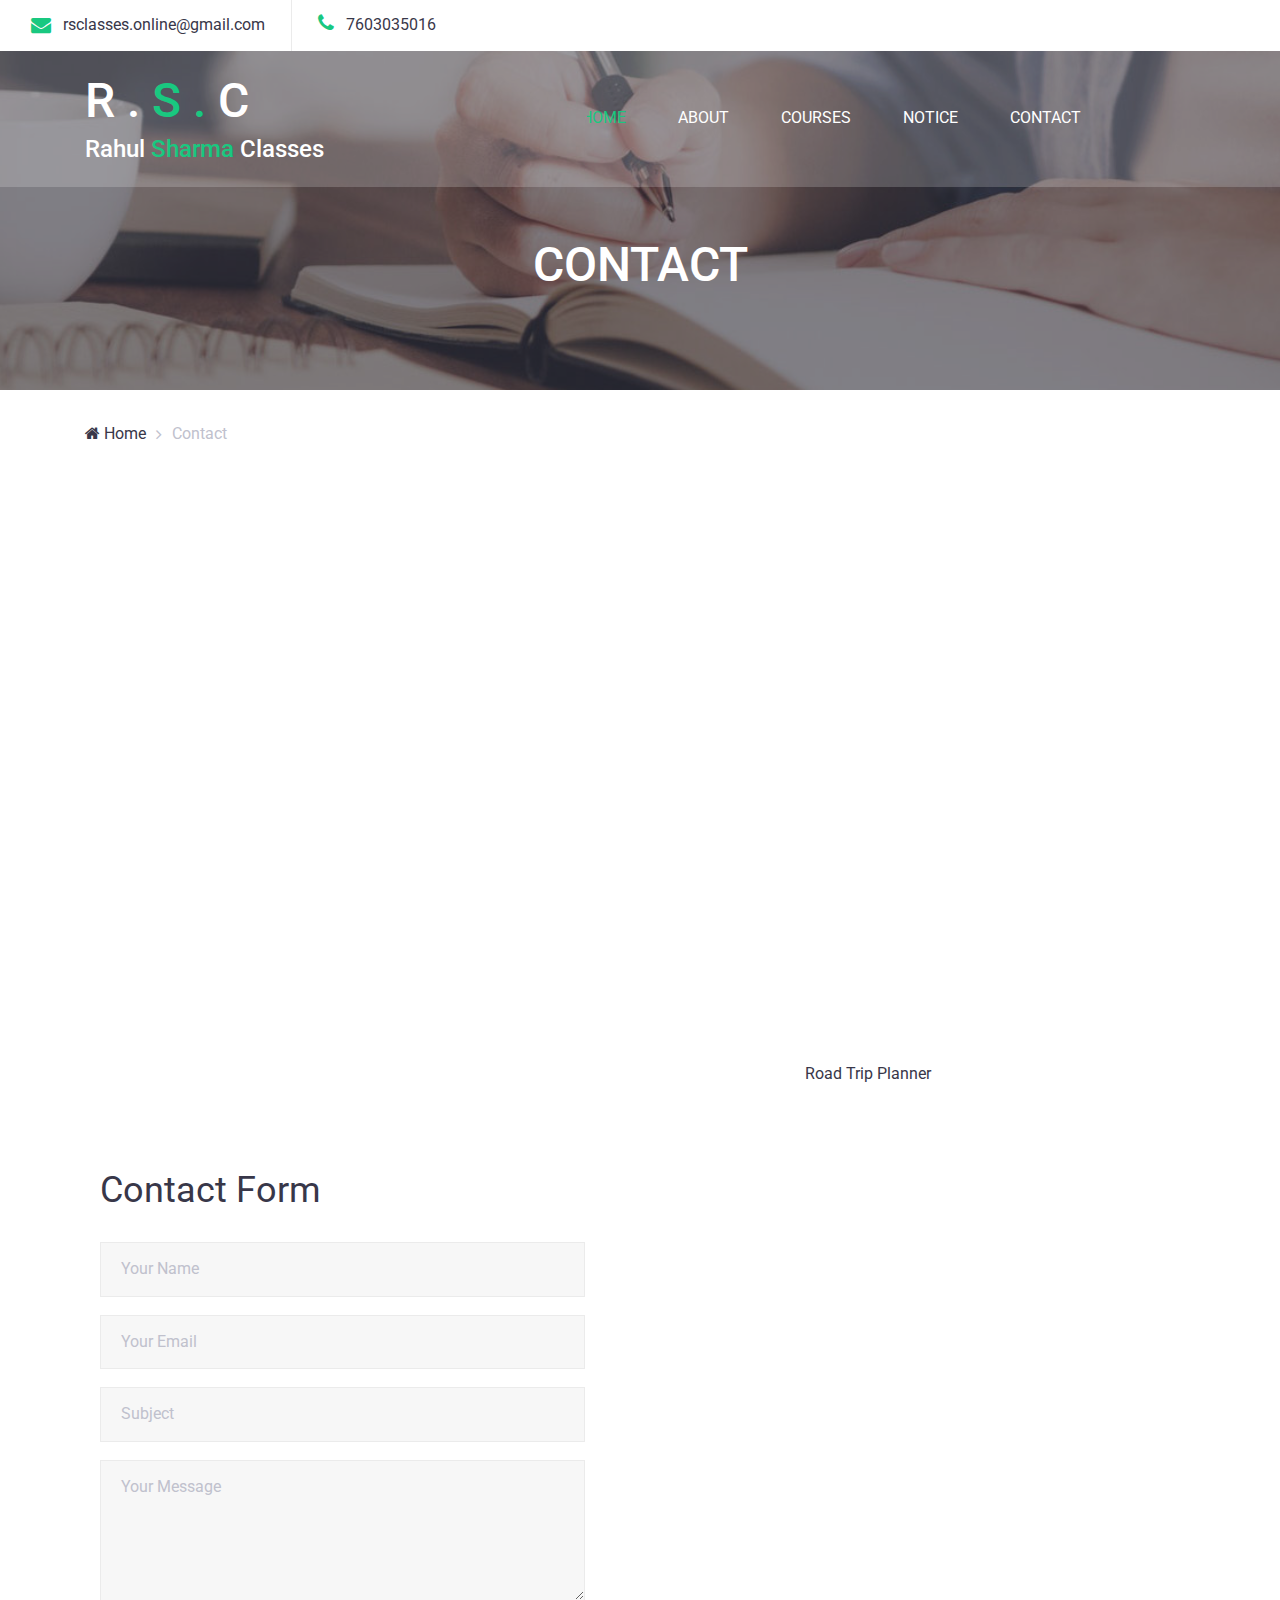
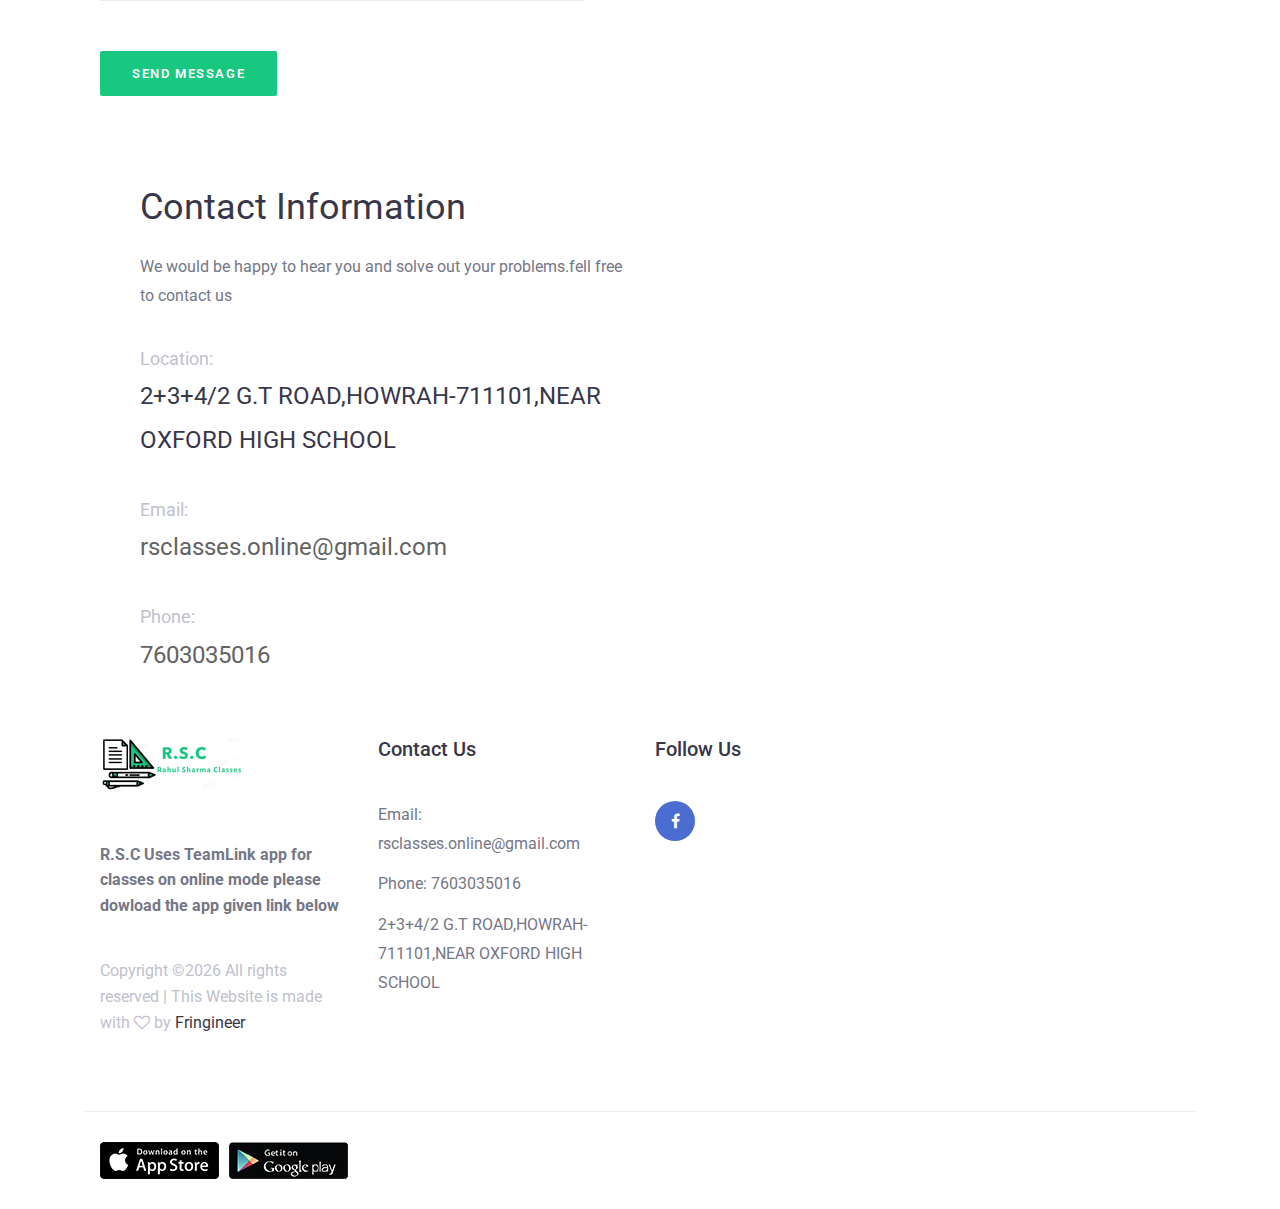
<file: contact.html>
<!DOCTYPE html>
<html lang="en">
<head>
    <title>R.S.CLASSES</title>

    <!-- Required meta tags -->
    <meta charset="utf-8">
    <meta name="viewport" content="width=device-width, initial-scale=1, shrink-to-fit=no">

    <!-- Bootstrap CSS -->
    <link rel="stylesheet" href="css/bootstrap.min.css">

    <!-- FontAwesome CSS -->
    <link rel="stylesheet" href="css/font-awesome.min.css">

    <!-- ElegantFonts CSS -->
    <link rel="stylesheet" href="css/elegant-fonts.css">

    <!-- themify-icons CSS -->
    <link rel="stylesheet" href="css/themify-icons.css">

    <!-- Swiper CSS -->
    <link rel="stylesheet" href="css/swiper.min.css">

    <!-- Styles -->
    <link rel="stylesheet" href="style.css">
</head>
<body class="courses-page">
    <div class="page-header">
        <header class="site-header">
            <div class="top-header-bar">
                <div class="container-fluid">
                    <div class="row">
                        <div class="col-12 col-lg-6 d-none d-md-flex flex-wrap justify-content-center justify-content-lg-start mb-3 mb-lg-0">
                            <div class="header-bar-email d-flex align-items-center">
                                <i class="fa fa-envelope"></i><a href="#">rsclasses.online@gmail.com</a>
                            </div><!-- .header-bar-email -->

                            <div class="header-bar-text lg-flex align-items-center">
                                <p><i class="fa fa-phone"></i>7603035016</p>
                            </div><!-- .header-bar-text -->
                        </div><!-- .col -->

                        <div class="col-12 col-lg-6 d-flex flex-wrap justify-content-center justify-content-lg-end align-items-center">
                           <!-- <div class="header-bar-search">
                                <form class="flex align-items-stretch">
                                    <input type="search" placeholder="What would you like to learn?">
                                    <button type="submit" value="" class="flex justify-content-center align-items-center"><i class="fa fa-search"></i></button>
                                </form>
                            </div><!-- .header-bar-search -->

                            <div class="header-bar-menu">
                               <!-- <ul class="flex justify-content-center align-items-center py-2 pt-md-0">
                                    <li><a href="#">Register</a></li>
                                    <li><a href="#">Login</a></li>
                                </ul>-->
                            </div><!-- .header-bar-menu -->
                        </div><!-- .col -->
                    </div><!-- .row -->
                </div><!-- .container-fluid -->
            </div><!-- .top-header-bar -->

            <div class="nav-bar">
                <div class="container">
                    <div class="row">
                        <div class="col-9 col-lg-3">
                            <div class="site-branding">
                                <h1 class="site-title"><a href="index.html" rel="home">R    .   <span>S    .    </span>C</a></h1>
                                 <h5 class="site-titles"><a href="index.html" rel="home">Rahul <span>Sharma</span> Classes</a></h5>
                            </div><!-- .site-branding -->
                        </div><!-- .col -->

                        <div class="col-3 col-lg-9 flex justify-content-end align-content-center">
                            <nav class="site-navigation flex justify-content-end align-items-center">
                                <ul class="flex flex-column flex-lg-row justify-content-lg-end align-content-center">
                                    <li class="current-menu-item"><a href="index.html">  Home</a></li>
                                    <li><a href="about.html">About</a></li>
                                    <li><a href="courses.html">Courses</a></li>
                                    <li><a href="https://drive.google.com/drive/folders/1WCiDzDSVRDImzuCjmiZQUmo6XYDnUUqU?usp=sharing">Notice</a></li>
                                    <li><a href="contact.html">Contact</a></li>
                                </ul>

                                <div class="hamburger-menu d-lg-none">
                                    <span></span>
                                    <span></span>
                                    <span></span>
                                    <span></span>
                                </div><!-- .hamburger-menu -->

                                <div class="header-bar-cart">
                                    <a href="#" class="flex justify-content-center align-items-center"></a>
                                </div><!-- .header-bar-search -->
                            </nav><!-- .site-navigation -->
                        </div><!-- .col -->
                    </div><!-- .row -->
                </div><!-- .container -->
            </div><!-- .nav-bar -->
        </header><!-- .site-header -->

        <div class="page-header-overlay">
            <div class="container">
                <div class="row">
                    <div class="col-12">
                        <header class="entry-header">
                            <h1>CONTACT</h1>
                        </header><!-- .entry-header -->
                    </div><!-- .col -->
                </div><!-- .row -->
            </div><!-- .container -->
        </div><!-- .page-header-overlay -->
    </div><!-- .page-header -->

    <div class="container">
        <div class="row">
            <div class="col-12">
                <div class="breadcrumbs">
                    <ul class="flex flex-wrap align-items-center p-0 m-0">
                        <li><a href="index.html"><i class="fa fa-home"></i> Home</a></li>
                        <li>Contact</li>
                    </ul>
                </div><!-- .breadcrumbs -->
            </div><!-- .col -->
        </div><!-- .row -->

        <div class="row justify-content-between">
            <div class="col-12">
                <div style="width: 100%"><iframe width="720" height="600" frameborder="0" scrolling="no" marginheight="0" marginwidth="0" src="https://maps.google.com/maps?width=720&amp;height=600&amp;hl=en&amp;q=oxford%20high%20school%20Kadam%20Tala,%20Howrah,%20West%20Bengal%20711101+(R.S.Classes)&amp;t=&amp;z=17&amp;ie=UTF8&amp;iwloc=B&amp;output=embed"></iframe><a href="https://www.maps.ie/route-planner.htm">Road Trip Planner</a></div><!-- .col -->

            <div class="col-12 col-lg-6">
                <div class="contact-form">
                    <h3>Contact Form</h3>

                    <form>
                        <input type="text" placeholder="Your Name">
                        <input type="email" placeholder="Your Email">
                        <input type="text" placeholder="Subject">
                        <textarea placeholder="Your Message" rows="4"></textarea>
                        <input type="submit" value="Send Message">
                    </form>
                </div><!-- .contact-form -->
            </div><!-- .col -->

            <div class="col-12 col-lg-6">
                <div class="contact-info">
                    <h3>Contact Information</h3>

                    <p>We would be happy to hear you and solve out your problems.fell free to contact us </p>

                    <ul class="p-0 m-0">
                        <li><span>Location:</span>2+3+4/2 G.T ROAD,HOWRAH-711101,NEAR OXFORD HIGH SCHOOL</li>
                        <li><span>Email:</span><a href="#">rsclasses.online@gmail.com</a></li>
                        <li><span>Phone:</span><a href="#">7603035016</a></li>
                    </ul>
                </div><!-- .contact-info -->
            </div><!-- .col -->
        </div><!-- .row -->
    </div><!-- .container -->

   <!-- <div class="clients-logo">
        <div class="container">
            <div class="row">
                <div class="col-12 flex flex-wrap justify-content-center justify-content-lg-between align-items-center">
                    <div class="logo-wrap">
                        <img src="images/logo-1.png" alt="">
                    </div><!-- .logo-wrap --

                    <div class="logo-wrap">
                        <img src="images/logo-2.png" alt="">
                    </div><!-- .logo-wrap 

                    <div class="logo-wrap">
                        <img src="images/logo-3.png" alt="">
                    </div><!-- .logo-wrap --

                    <div class="logo-wrap">
                        <img src="images/logo-4.png" alt="">
                    </div><!-- .logo-wrap --

                    <div class="logo-wrap">
                        <img src="images/logo-5.png" alt="">
                    </div><!-- .logo-wrap --
                </div><!-- .col --
            </div><!-- .row --
        </div><!-- .container --
    </div><!-- .clients-logo -->

    <footer class="site-footer">
        <div class="footer-widgets">
            <div class="container">
                <div class="row">
                    <div class="col-12 col-md-6 col-lg-3">
                        <div class="foot-about">
                            <a class="foot-logo" href="#"><img src="images/foot-logo.png" alt=""></a>

                            <p><b>R.S.C Uses TeamLink app for classes on online mode please dowload the app given link below</b></p>

                            <p class="footer-copyright">
Copyright &copy;<script>document.write(new Date().getFullYear());</script> All rights reserved | This Website is made with <i class="fa fa-heart-o" aria-hidden="true"></i> by <a href="https://fringineer.in" target="_blank">Fringineer</a>
</p>
                        </div><!-- .foot-about -->
                    </div><!-- .col -->

                    <div class="col-12 col-md-6 col-lg-3 mt-5 mt-md-0">
                        <div class="foot-contact">
                            <h2>Contact Us</h2>

                            <ul>
                                <li>Email: rsclasses.online@gmail.com</li>
                                <li>Phone: 7603035016</li>
                                <li>2+3+4/2 G.T ROAD,HOWRAH-711101,NEAR OXFORD HIGH SCHOOL</li>
                            </ul>
                        </div><!-- .foot-contact -->
                    </div><!-- .col -->

                   <!-- <div class="col-12 col-md-6 col-lg-3 mt-5 mt-lg-0">
                        <div class="quick-links flex flex-wrap">
                            <h2 class="w-100">Quick Links</h2>

                            <ul class="w-50">
                                <li><a href="#">About </a></li>
                                <li><a href="#">Terms of Use </a></li>
                                <li><a href="#">Privacy Policy </a></li>
                                <li><a href="#">Contact Us</a></li>
                            </ul>

                            <ul class="w-50">
                                <li><a href="#">Documentation</a></li>
                                <li><a href="#">Forums</a></li>
                                <li><a href="#">Language Packs</a></li>
                                <li><a href="#">Release Status</a></li>
                            </ul>
                        </div><!-- .quick-links 
                    </div><!-- .col -->

                    <div class="col-12 col-md-6 col-lg-3 mt-5 mt-lg-0">
                        <div class="follow-us">
                            <h2>Follow Us</h2>

                             <ul class="follow-us flex flex-wrap align-items-center">
                                <li><a href="https://www.facebook.com/feb4215"><i class="fa fa-facebook"></i></a></li>
                              
                            </ul>
                        </div><!-- .quick-links -->
                    </div><!-- .col -->
                </div><!-- .row -->
            </div><!-- .container -->
        </div><!-- .footer-widgets -->

        <div class="footer-bar">
            <div class="container">
                <div class="row flex-wrap justify-content-center justify-content-lg-between align-items-center">
                    <div class="col-12 col-lg-6">
                        <div class="download-apps flex flex-wrap justify-content-center justify-content-lg-start align-items-center">
                           <a href="https://apps.apple.com/us/app/teamlink-video-conferencing/id1463506261"><img src="images/app-store.png" alt=""></a>
                            <a href="https://play.google.com/store/apps/details?id=app.cybrook.teamlink&hl=en_IN"><img src="images/play-store.png" alt=""></a>
                        </div><!-- .download-apps -->

                    </div>

                   <!-- <div class="col-12 col-lg-6 mt-4 mt-lg-0">
                        <div class="footer-bar-nav">
                            <ul class="flex flex-wrap justify-content-center justify-content-lg-end align-items-center">
                                <li><a href="#">DPA</a></li>
                                <li><a href="#">Terms of Use</a></li>
                                <li><a href="#">Privacy Policy</a></li>
                            </ul>
                        </div><!-- .footer-bar-nav -->
                    </div><!-- .col-12 -->
                </div><!-- .row -->
            </div><!-- .container -->
        </div><!-- .footer-bar -->
    </footer><!-- .site-footer -->

    <script type='text/javascript' src='js/jquery.js'></script>
    <script type='text/javascript' src='js/swiper.min.js'></script>
    <script type='text/javascript' src='js/masonry.pkgd.min.js'></script>
    <script type='text/javascript' src='js/jquery.collapsible.min.js'></script>
    <script type='text/javascript' src='js/custom.js'></script>

</body>
</html>
</file>
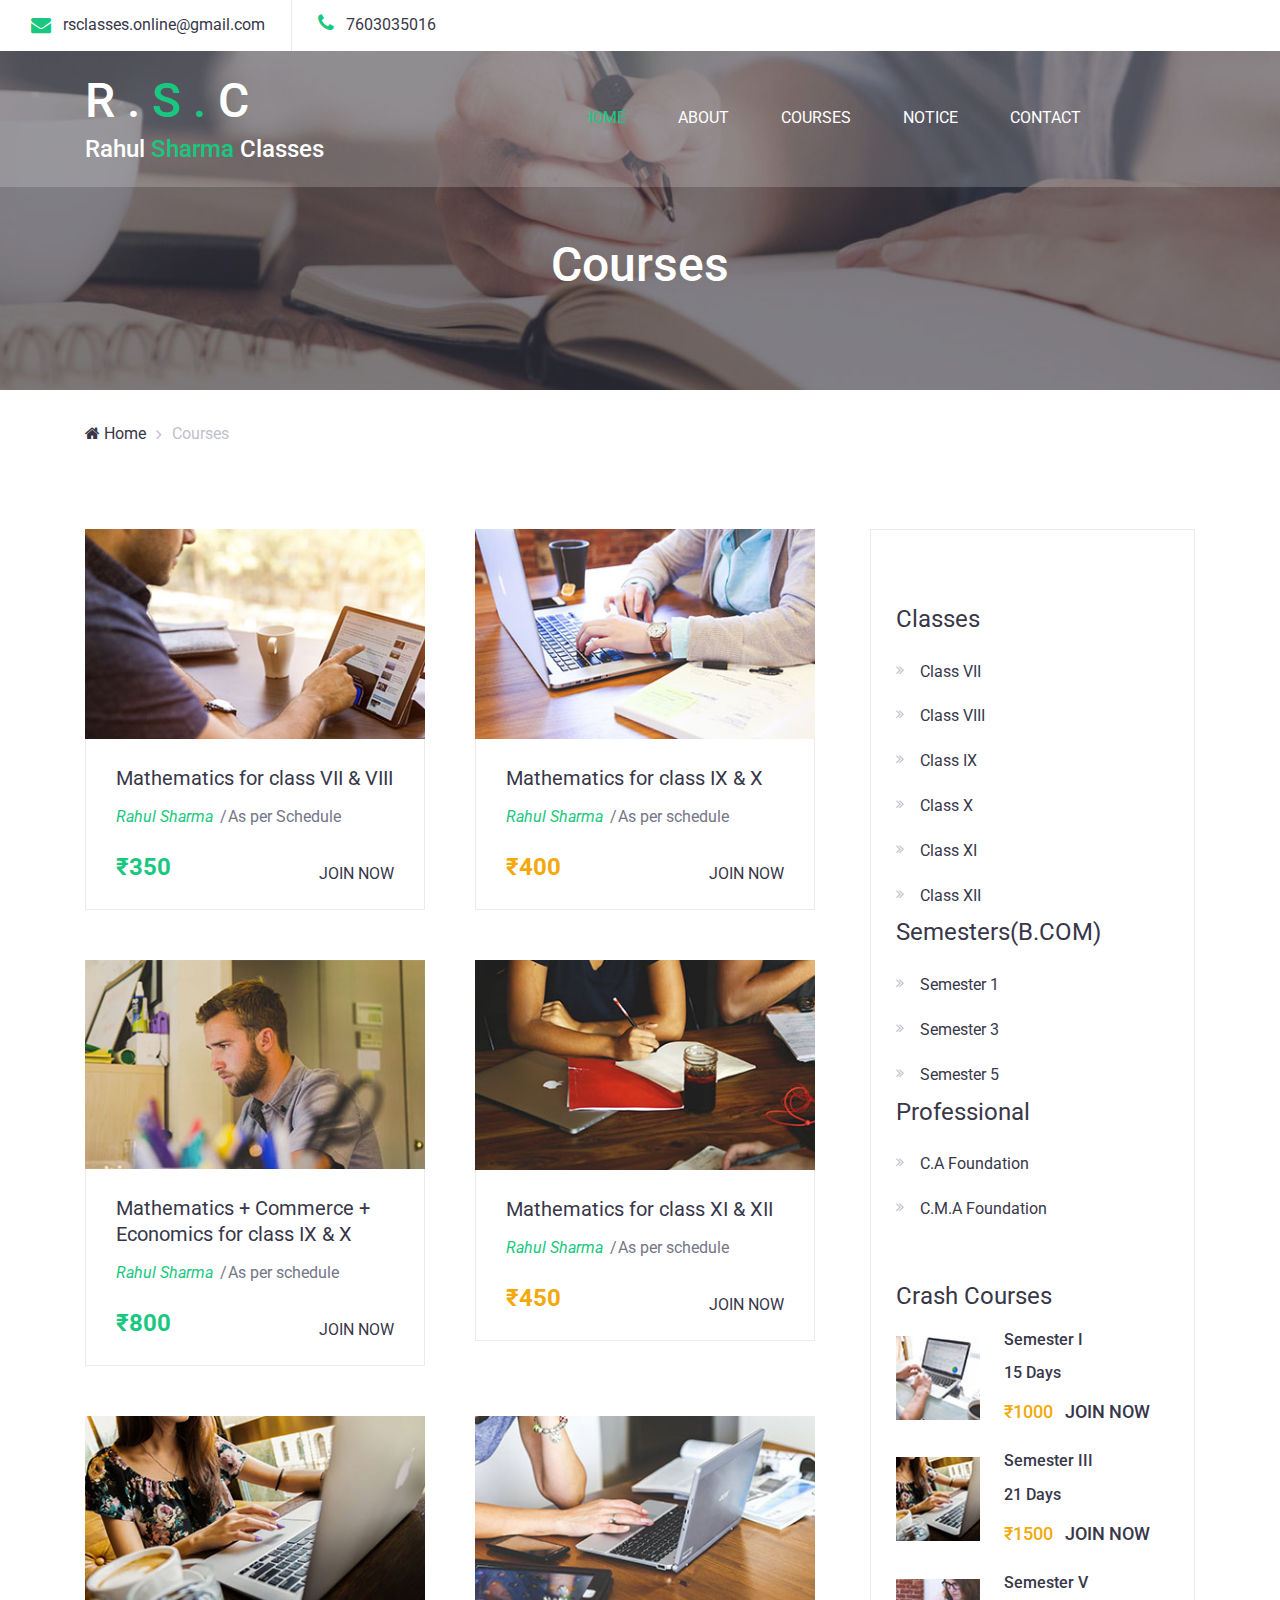
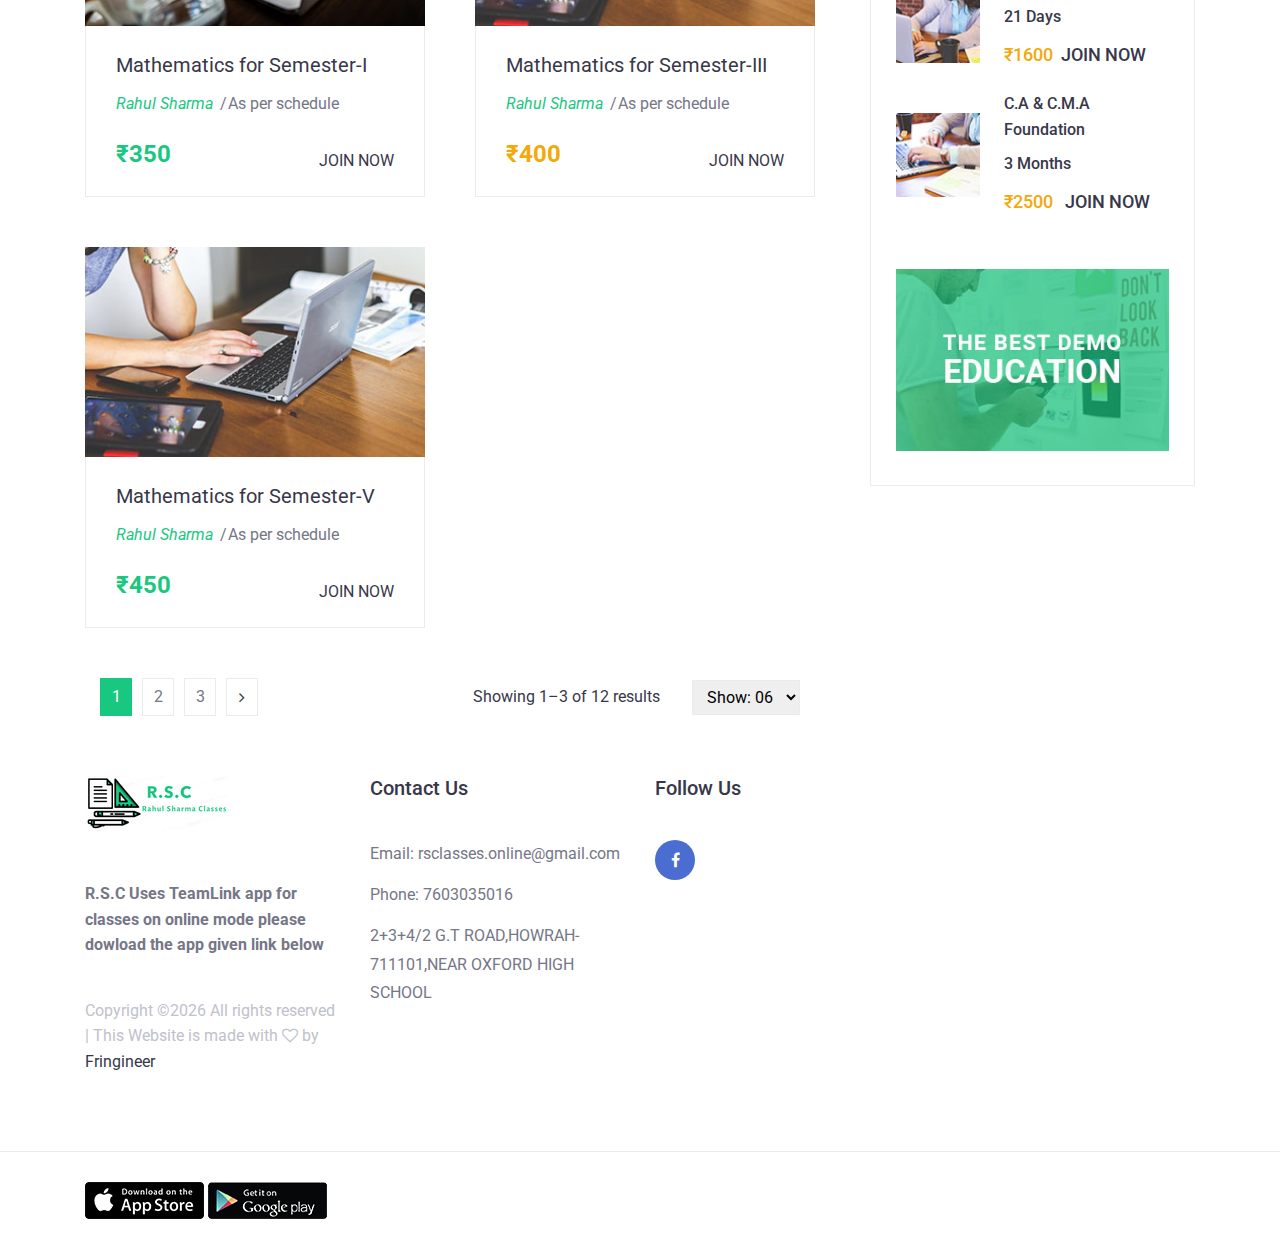
<file: courses.html>
<!DOCTYPE html>
<html lang="en">
<head>
    <title>R.S.CLASSES</title>

    <!-- Required meta tags -->
    <meta charset="utf-8">
    <meta name="viewport" content="width=device-width, initial-scale=1, shrink-to-fit=no">

    <!-- Bootstrap CSS -->
    <link rel="stylesheet" href="css/bootstrap.min.css">

    <!-- FontAwesome CSS -->
    <link rel="stylesheet" href="css/font-awesome.min.css">

    <!-- ElegantFonts CSS -->
    <link rel="stylesheet" href="css/elegant-fonts.css">

    <!-- themify-icons CSS -->
    <link rel="stylesheet" href="css/themify-icons.css">

    <!-- Swiper CSS -->
    <link rel="stylesheet" href="css/swiper.min.css">

    <!-- Styles -->
    <link rel="stylesheet" href="style.css">
</head>
<body class="courses-page">
    <div class="page-header">
        <header class="site-header">
            <div class="top-header-bar">
                <div class="container-fluid">
                    <div class="row">
                        <div class="col-12 col-lg-6 d-none d-md-flex flex-wrap justify-content-center justify-content-lg-start mb-3 mb-lg-0">
                            <div class="header-bar-email d-flex align-items-center">
                                <i class="fa fa-envelope"></i><a href="#">rsclasses.online@gmail.com</a>
                            </div><!-- .header-bar-email -->

                            <div class="header-bar-text lg-flex align-items-center">
                                <p><i class="fa fa-phone"></i>7603035016</p>
                            </div><!-- .header-bar-text -->
                        </div><!-- .col -->

                        <div class="col-12 col-lg-6 d-flex flex-wrap justify-content-center justify-content-lg-end align-items-center">
                           <!-- <div class="header-bar-search">
                                <form class="flex align-items-stretch">
                                    <input type="search" placeholder="What would you like to learn?">
                                    <button type="submit" value="" class="flex justify-content-center align-items-center"><i class="fa fa-search"></i></button>
                                </form>
                            </div><!-- .header-bar-search -->

                            <div class="header-bar-menu">
                               <!-- <ul class="flex justify-content-center align-items-center py-2 pt-md-0">
                                    <li><a href="#">Register</a></li>
                                    <li><a href="#">Login</a></li>
                                </ul>-->
                            </div><!-- .header-bar-menu -->
                        </div><!-- .col -->
                    </div><!-- .row -->
                </div><!-- .container-fluid -->
            </div><!-- .top-header-bar -->

            <div class="nav-bar">
                <div class="container">
                    <div class="row">
                        <div class="col-9 col-lg-3">
                            <div class="site-branding">
                                <h1 class="site-title"><a href="index.html" rel="home">R    .   <span>S    .    </span>C</a></h1>
                                 <h5 class="site-titles"><a href="index.html" rel="home">Rahul <span>Sharma</span> Classes</a></h5>
                            </div><!-- .site-branding -->
                        </div><!-- .col -->

                        <div class="col-3 col-lg-9 flex justify-content-end align-content-center">
                            <nav class="site-navigation flex justify-content-end align-items-center">
                                <ul class="flex flex-column flex-lg-row justify-content-lg-end align-content-center">
                                    <li class="current-menu-item"><a href="index.html">  Home</a></li>
                                    <li><a href="about.html">About</a></li>
                                    <li><a href="courses.html">Courses</a></li>
                                   <li><a href="https://drive.google.com/drive/folders/1WCiDzDSVRDImzuCjmiZQUmo6XYDnUUqU?usp=sharing">Notice</a></li>
                                    <li><a href="contact.html">Contact</a></li>
                                </ul>

                                <div class="hamburger-menu d-lg-none">
                                    <span></span>
                                    <span></span>
                                    <span></span>
                                    <span></span>
                                </div><!-- .hamburger-menu -->

                                <div class="header-bar-cart">
                                    <a href="#" class="flex justify-content-center align-items-center"></a>
                                </div><!-- .header-bar-search -->
                            </nav><!-- .site-navigation -->
                        </div><!-- .col -->
                    </div><!-- .row -->
                </div><!-- .container -->
            </div><!-- .nav-bar -->
        </header><!-- .site-header -->

        <div class="page-header-overlay">
            <div class="container">
                <div class="row">
                    <div class="col-12">
                        <header class="entry-header">
                            <h1>Courses</h1>
                        </header><!-- .entry-header -->
                    </div><!-- .col -->
                </div><!-- .row -->
            </div><!-- .container -->
        </div><!-- .page-header-overlay -->
    </div><!-- .page-header -->

    <div class="container">
        <div class="row">
            <div class="col-12">
                <div class="breadcrumbs">
                    <ul class="flex flex-wrap align-items-center p-0 m-0">
                        <li><a href="#"><i class="fa fa-home"></i> Home</a></li>
                        <li>Courses</li>
                    </ul>
                </div><!-- .breadcrumbs -->
            </div><!-- .col -->
        </div><!-- .row -->

        <div class="row">
            <div class="col-12 col-lg-8">
                <div class="featured-courses courses-wrap">
                    <div class="row mx-m-25">
                        <div class="col-12 col-md-6 px-25">
                            <div class="course-content">
                                <figure class="course-thumbnail">
                                    <a href="#"><img src="images/1.jpg" alt=""></a>
                                </figure><!-- .course-thumbnail -->

                                <div class="course-content-wrap">
                                    <header class="entry-header">
                                        <h2 class="entry-title"><a href="#">Mathematics for class VII & VIII</a></h2>

                                        <div class="entry-meta flex flex-wrap align-items-center">
                                            <div class="course-author"><a href="#">Rahul Sharma</a></div>

                                            <div class="course-date">As per Schedule</div>
                                        </div><!-- .course-date -->
                                    </header><!-- .entry-header -->

                                    <footer class="entry-footer flex flex-wrap justify-content-between align-items-center">
                                        <div class="course-cost">
                                            ₹350 <span class="price-drop"></span>
                                        </div><!-- .course-cost -->

                                    
                                <a class="entry-footer read-more" href="https://forms.gle/KvJw6XMDPrqmP2Pv6">JOIN NOW</a>
                           
                                    </footer><!-- .entry-footer -->
                                </div><!-- .course-content-wrap -->
                            </div><!-- .course-content -->
                        </div><!-- .col -->

                        <div class="col-12 col-md-6 px-25">
                            <div class="course-content">
                                <figure class="course-thumbnail">
                                    <a href="#"><img src="images/2.jpg" alt=""></a>
                                </figure><!-- .course-thumbnail -->

                                <div class="course-content-wrap">
                                    <header class="entry-header">
                                        <h2 class="entry-title"><a href="#">Mathematics for class IX & X</a></h2>

                                        <div class="entry-meta flex flex-wrap align-items-center">
                                            <div class="course-author"><a href="#">Rahul Sharma</a></div>

                                            <div class="course-date">As per schedule</div>
                                        </div><!-- .course-date -->
                                    </header><!-- .entry-header -->

                                    <footer class="entry-footer flex flex-wrap justify-content-between align-items-center">
                                        <div class="course-cost">
                                            <span class="free-cost">₹400</span>
                                        </div><!-- .price-drop -->

                                        <a class="entry-footer read-more" href="https://forms.gle/DNnAGNn4a7Q57eyR9">JOIN NOW</a>
                                    </footer><!-- .entry-footer -->
                                </div><!-- .course-content-wrap -->
                            </div><!-- .course-content -->
                        </div><!-- .col -->

                        <div class="col-12 col-md-6 px-25">
                            <div class="course-content">
                                <figure class="course-thumbnail">
                                    <a href="#"><img src="images/3.jpg" alt=""></a>
                                </figure><!-- .course-thumbnail -->

                                <div class="course-content-wrap">
                                    <header class="entry-header">
                                        <h2 class="entry-title"><a href="#">Mathematics + Commerce + Economics for class IX & X</a></h2>

                                        <div class="entry-meta flex flex-wrap align-items-center">
                                            <div class="course-author"><a href="#">Rahul Sharma</a></div>

                                            <div class="course-date">As per schedule</div>
                                        </div><!-- .course-date -->
                                    </header><!-- .entry-header -->

                                    <footer class="entry-footer flex flex-wrap justify-content-between align-items-center">
                                        <div class="course-cost">
                                             ₹800<span class="price-drop"></span>
                                        </div><!-- .course-cost -->

                                       <a class="entry-footer read-more" href="https://forms.gle/CeEb2v1E7NkbGp9T6">JOIN NOW</a>
                                    </footer><!-- .entry-footer -->
                                </div><!-- .course-content-wrap -->
                            </div><!-- .course-content -->
                        </div><!-- .col -->

                        <div class="col-12 col-md-6 px-25">
                            <div class="course-content">
                                <figure class="course-thumbnail">
                                    <a href="#"><img src="images/4.jpg" alt=""></a>
                                </figure><!-- .course-thumbnail -->

                                <div class="course-content-wrap">
                                    <header class="entry-header">
                                        <h2 class="entry-title"><a href="#">Mathematics for class XI & XII</a></h2>

                                        <div class="entry-meta flex flex-wrap align-items-center">
                                            <div class="course-author"><a href="#">Rahul Sharma</a></div>

                                            <div class="course-date">As per schedule</div>
                                        </div><!-- .course-date -->
                                    </header><!-- .entry-header -->

                                    <footer class="entry-footer flex flex-wrap justify-content-between align-items-center">
                                        <div class="course-cost">
                                            <span class="free-cost">₹450</span>
                                        </div><!-- .course-cost -->

                                        <a class="entry-footer read-more" href="https://forms.gle/YenxFzejZqfXNj5w8">JOIN NOW</a>
                                    </footer><!-- .entry-footer -->
                                </div><!-- .course-content-wrap -->
                            </div><!-- .course-content -->
                        </div><!-- .col -->

                        <div class="col-12 col-md-6 px-25">
                            <div class="course-content">
                                <figure class="course-thumbnail">
                                    <a href="#"><img src="images/5.jpg" alt=""></a>
                                </figure><!-- .course-thumbnail -->

                                <div class="course-content-wrap">
                                    <header class="entry-header">
                                        <h2 class="entry-title"><a href="#">Mathematics for Semester-I </a></h2>

                                        <div class="entry-meta flex flex-wrap align-items-center">
                                            <div class="course-author"><a href="#">Rahul Sharma</a></div>

                                            <div class="course-date">As per schedule</div>
                                        </div><!-- .course-date -->
                                    </header><!-- .entry-header -->

                                    <footer class="entry-footer flex flex-wrap justify-content-between align-items-center">
                                        <div class="course-cost">
                                           ₹350<span class="price-drop"></span>
                                        </div><!-- .course-cost -->

                                        <a class="entry-footer read-more" href="https://forms.gle/hLGD5eWhuUzV8dDZ7">JOIN NOW</a>
                                    </footer><!-- .entry-footer -->
                                </div><!-- .course-content-wrap -->
                            </div><!-- .course-content -->
                        </div><!-- .col -->

                        <div class="col-12 col-md-6 px-25">
                            <div class="course-content">
                                <figure class="course-thumbnail">
                                    <a href="#"><img src="images/6.jpg" alt=""></a>
                                </figure><!-- .course-thumbnail -->

                                <div class="course-content-wrap">
                                    <header class="entry-header">
                                        <h2 class="entry-title"><a href="#">Mathematics for Semester-III</a></h2>

                                        <div class="entry-meta flex flex-wrap align-items-center">
                                            <div class="course-author"><a href="#">Rahul Sharma</a></div>

                                            <div class="course-date">As per schedule</div>
                                        </div><!-- .course-date -->
                                    </header><!-- .entry-header -->

                                    <footer class="entry-footer flex flex-wrap justify-content-between align-items-center">
                                        <div class="course-cost">
                                            <span class="free-cost">₹400</span>
                                        </div><!-- .course-cost -->

                                    <a class="entry-footer read-more" href="https://forms.gle/tzdqHJw4LSqef8kk6">JOIN NOW</a>
                                    </footer><!-- .entry-footer -->
                                </div><!-- .course-content-wrap -->
                            </div><!-- .course-content -->
                        </div><!-- .col -->
                               <div class="col-12 col-md-6 px-25">
                            <div class="course-content">
                                <figure class="course-thumbnail">
                                    <a href="#"><img src="images/6.jpg" alt=""></a>
                                </figure><!-- .course-thumbnail -->

                                <div class="course-content-wrap">
                                    <header class="entry-header">
                                        <h2 class="entry-title"><a href="#">Mathematics for Semester-V</a></h2>

                                        <div class="entry-meta flex flex-wrap align-items-center">
                                            <div class="course-author"><a href="#">Rahul Sharma</a></div>

                                            <div class="course-date">As per schedule</div>
                                        </div><!-- .course-date -->
                                    </header><!-- .entry-header -->

                                    <footer class="entry-footer flex flex-wrap justify-content-between align-items-center">
                                        <div class="course-cost">
                                            <span class="course-cost">₹450</span>
                                        </div><!-- .course-cost -->

                                        <a class="entry-footer read-more" href="https://forms.gle/sWfWpKn5gNsxuUXGA">JOIN NOW</a>
                                    </footer><!-- .entry-footer -->
                                </div><!-- .course-content-wrap -->
                            </div><!-- .course-content -->
                        </div><!-- .col -->
                    </div><!-- .row -->
                </div><!-- .featured-courses -->

                <div class="pagination flex flex-wrap justify-content-between align-items-center">
                    <div class="col-12 col-lg-4 order-2 order-lg-1 mt-3 mt-lg-0">
                        <ul class="flex flex-wrap align-items-center order-2 order-lg-1 p-0 m-0">
                            <li class="active"><a href="#">1</a></li>
                            <li><a href="#">2</a></li>
                            <li><a href="#">3</a></li>
                            <li><a href="#"><i class="fa fa-angle-right"></i></a></li>
                        </ul>
                    </div>

                    <div class="col-12 flex justify-content-start justify-content-lg-end col-lg-8 order-1 order-lg-2">
                        <div class="pagination-results flex flex-wrap align-items-center">
                            <p class="m-0">Showing 1–3 of 12 results</p>

                            <form>
                                <select>
                                    <option>Show: 06</option>
                                    <option>Show: 12</option>
                                    <option>Show: 18</option>
                                    <option>Show: 24</option>
                                </select>
                            </form>
                        </div><!-- .pagination-results -->
                    </div>
                </div><!-- .pagination -->
            </div><!-- .col -->

            <div class="col-12 col-lg-4">
                <div class="sidebar">
                    <div class="search-widget">
                        <form class="flex flex-wrap align-items-center">
                           
                        </form><!-- .flex -->
                    </div><!-- .search-widget -->

                    <div class="cat-links">
                        <h2>Classes</h2>

                        <ul class="p-0 m-0">
                            <li><a href="#">Class VII</a></li>
                            <li><a href="#">Class VIII</a></li>
                            <li><a href="#">Class IX</a></li>
                            <li><a href="#">Class X</a></li>
                            <li><a href="#">Class XI</a></li>
                            <li><a href="#">Class XII</a></li>
                        </ul>
                         <h2>Semesters(B.COM)</h2>

                        <ul class="p-0 m-0">
                            <li><a href="#">Semester 1</a></li>
                            <li><a href="#">Semester  3</a></li>
                            <li><a href="#">Semester 5</a></li>
                           
                        <h2>Professional</h2>

                        <ul class="p-0 m-0">
                            <li><a href="#">C.A Foundation</a></li>
                            <li><a href="#">C.M.A Foundation</a></li>
                          
                        </ul>
                    </div><!-- .cat-links -->

                    <div class="latest-courses">
                        <h2>Crash Courses</h2>

                        <ul class="p-0 m-0">
                            <li class="flex flex-wrap justify-content-between align-items-center">
                                <img src="images/t-1.jpg" alt="">

                                <div class="content-wrap">
                                    <h3><a href="#">Semester I</a></h3>
                                      <h3><a href="#">15 Days</a></h3>
                                      
                                    

                                    <div class="course-cost free-cost">₹1000 &nbsp;&nbsp;<a class="entry-footer read-more" href="https://forms.gle/diQk5JzhpJNgprVa9">JOIN NOW</a></div>
                                </div><!-- .content-wrap -->
                            </li>

                            <li class="flex flex-wrap justify-content-between align-items-center">
                                <img src="images/t-2.jpg" alt="">

                                <div class="content-wrap">
                                     <h3><a href="#">Semester III</a></h3>
                                      <h3><a href="#">21 Days</a></h3>

                                    <div class="course-cost free-cost">₹1500
                                    &nbsp;&nbsp;<a class="entry-footer read-more" href="https://forms.gle/S6TU8N3YwwQEacay6">JOIN NOW</a></div>
                                </div><!-- .content-wrap -->
                            </li>

                            <li class="flex flex-wrap justify-content-between align-items-center">
                                <img src="images/t-3.jpg" alt="">

                                <div class="content-wrap">
                                    <h3><a href="#">Semester V</a></h3>
                                      <h3><a href="#">21 Days</a></h3>

                                    <div class="course-cost free-cost">₹1600&nbsp;&nbsp;<a class="entry-footer read-more" href="https://forms.gle/A1FXKNxFnbzBfq4N7">JOIN NOW</a></div>
                                </div><!-- .content-wrap -->
                            </li>

                            <li class="flex flex-wrap justify-content-between align-items-center">
                                <img src="images/t-4.jpg" alt="">

                                <div class="content-wrap">
                                    <h3><a href="#">C.A & C.M.A Foundation</a></h3>
                                      <h3><a href="#"> 3 Months</a></h3>

                                    <div class="course-cost free-cost">₹2500
                                    &nbsp;&nbsp;<a class="entry-footer read-more" href="https://forms.gle/WTLAcnkgtYXXgLFw9">JOIN NOW</a></div>
                                </div><!-- .content-wrap -->
                            </li>
                        </ul>
                    </div><!-- .latest-courses -->

                    <div class="ads">
                        <img src="images/ads.jpg" alt="">
                    </div><!-- .ads -->

                   
                   
                </div><!-- .sidebar -->
            </div><!-- .col -->
        </div><!-- .row -->
    </div><!-- .container -->

   

      <footer class="site-footer">
        <div class="footer-widgets">
            <div class="container">
                <div class="row">
                    <div class="col-12 col-md-6 col-lg-3">
                        <div class="foot-about">
                            <a class="foot-logo" href="#"><img src="images/foot-logo.png" alt=""></a>

                            <p><b>R.S.C Uses TeamLink app for classes on online mode please dowload the app given link below</b></p>

                            <p class="footer-copyright">
Copyright &copy;<script>document.write(new Date().getFullYear());</script> All rights reserved | This Website is made with <i class="fa fa-heart-o" aria-hidden="true"></i> by <a href="https://fringineer.in" target="_blank">Fringineer</a>
</p>
                        </div><!-- .foot-about -->
                    </div><!-- .col -->

                    <div class="col-12 col-md-6 col-lg-3 mt-5 mt-md-0">
                        <div class="foot-contact">
                            <h2>Contact Us</h2>

                            <ul>
                                <li>Email: rsclasses.online@gmail.com</li>
                                <li>Phone: 7603035016</li>
                                <li>2+3+4/2 G.T ROAD,HOWRAH-711101,NEAR OXFORD HIGH SCHOOL</li>
                            </ul>
                        </div><!-- .foot-contact -->
                    </div><!-- .col -->

                   <!-- <div class="col-12 col-md-6 col-lg-3 mt-5 mt-lg-0">
                        <div class="quick-links flex flex-wrap">
                            <h2 class="w-100">Quick Links</h2>

                            <ul class="w-50">
                                <li><a href="#">About </a></li>
                                <li><a href="#">Terms of Use </a></li>
                                <li><a href="#">Privacy Policy </a></li>
                                <li><a href="#">Contact Us</a></li>
                            </ul>

                            <ul class="w-50">
                                <li><a href="#">Documentation</a></li>
                                <li><a href="#">Forums</a></li>
                                <li><a href="#">Language Packs</a></li>
                                <li><a href="#">Release Status</a></li>
                            </ul>
                        </div><!-- .quick-links 
                    </div><!-- .col -->

                    <div class="col-12 col-md-6 col-lg-3 mt-5 mt-lg-0">
                        <div class="follow-us">
                            <h2>Follow Us</h2>

                             <ul class="follow-us flex flex-wrap align-items-center">
                                <li><a href="https://www.facebook.com/feb4215"><i class="fa fa-facebook"></i></a></li>
                              
                            </ul>
                        </div><!-- .quick-links -->
                    </div><!-- .col -->
                </div><!-- .row -->
            </div><!-- .container -->
        </div><!-- .footer-widgets -->

        <div class="footer-bar">
            <div class="container">
                <div class="row flex-wrap justify-content-center justify-content-lg-between align-items-center">
                    <div class="col-12 col-lg-6">
                       
                            <a href="https://apps.apple.com/us/app/teamlink-video-conferencing/id1463506261"><img src="images/app-store.png" alt=""></a>
                            <a href="https://play.google.com/store/apps/details?id=app.cybrook.teamlink&hl=en_IN"><img src="images/play-store.png" alt=""></a>
                        </div><!-- .download-apps -->

                    </div>

                   <!-- <div class="col-12 col-lg-6 mt-4 mt-lg-0">
                        <div class="footer-bar-nav">
                            <ul class="flex flex-wrap justify-content-center justify-content-lg-end align-items-center">
                                <li><a href="#">DPA</a></li>
                                <li><a href="#">Terms of Use</a></li>
                                <li><a href="#">Privacy Policy</a></li>
                            </ul>
                        </div><!-- .footer-bar-nav -->
                    </div><!-- .col-12 -->
                </div><!-- .row -->
            </div><!-- .container -->
        </div><!-- .footer-bar -->
    </footer><!-- .site-footer -->

</body>
</html>
</file>
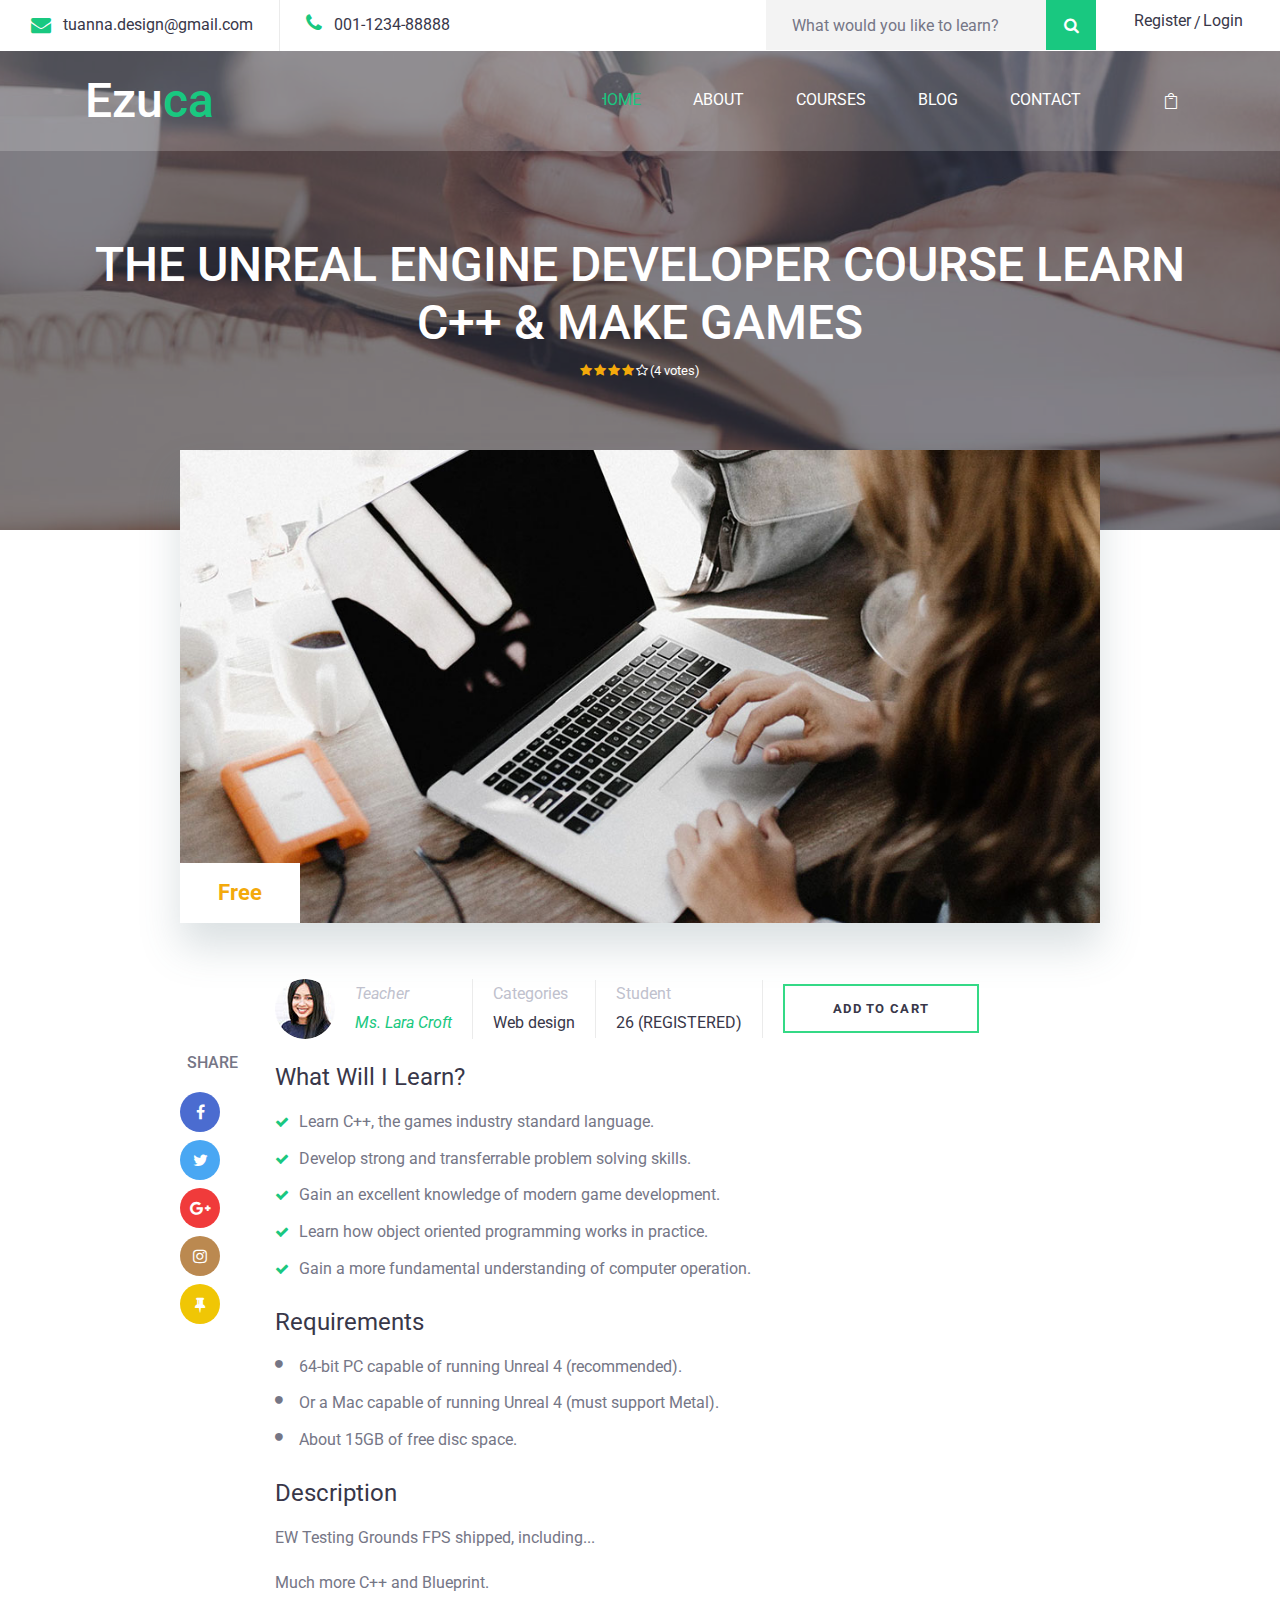
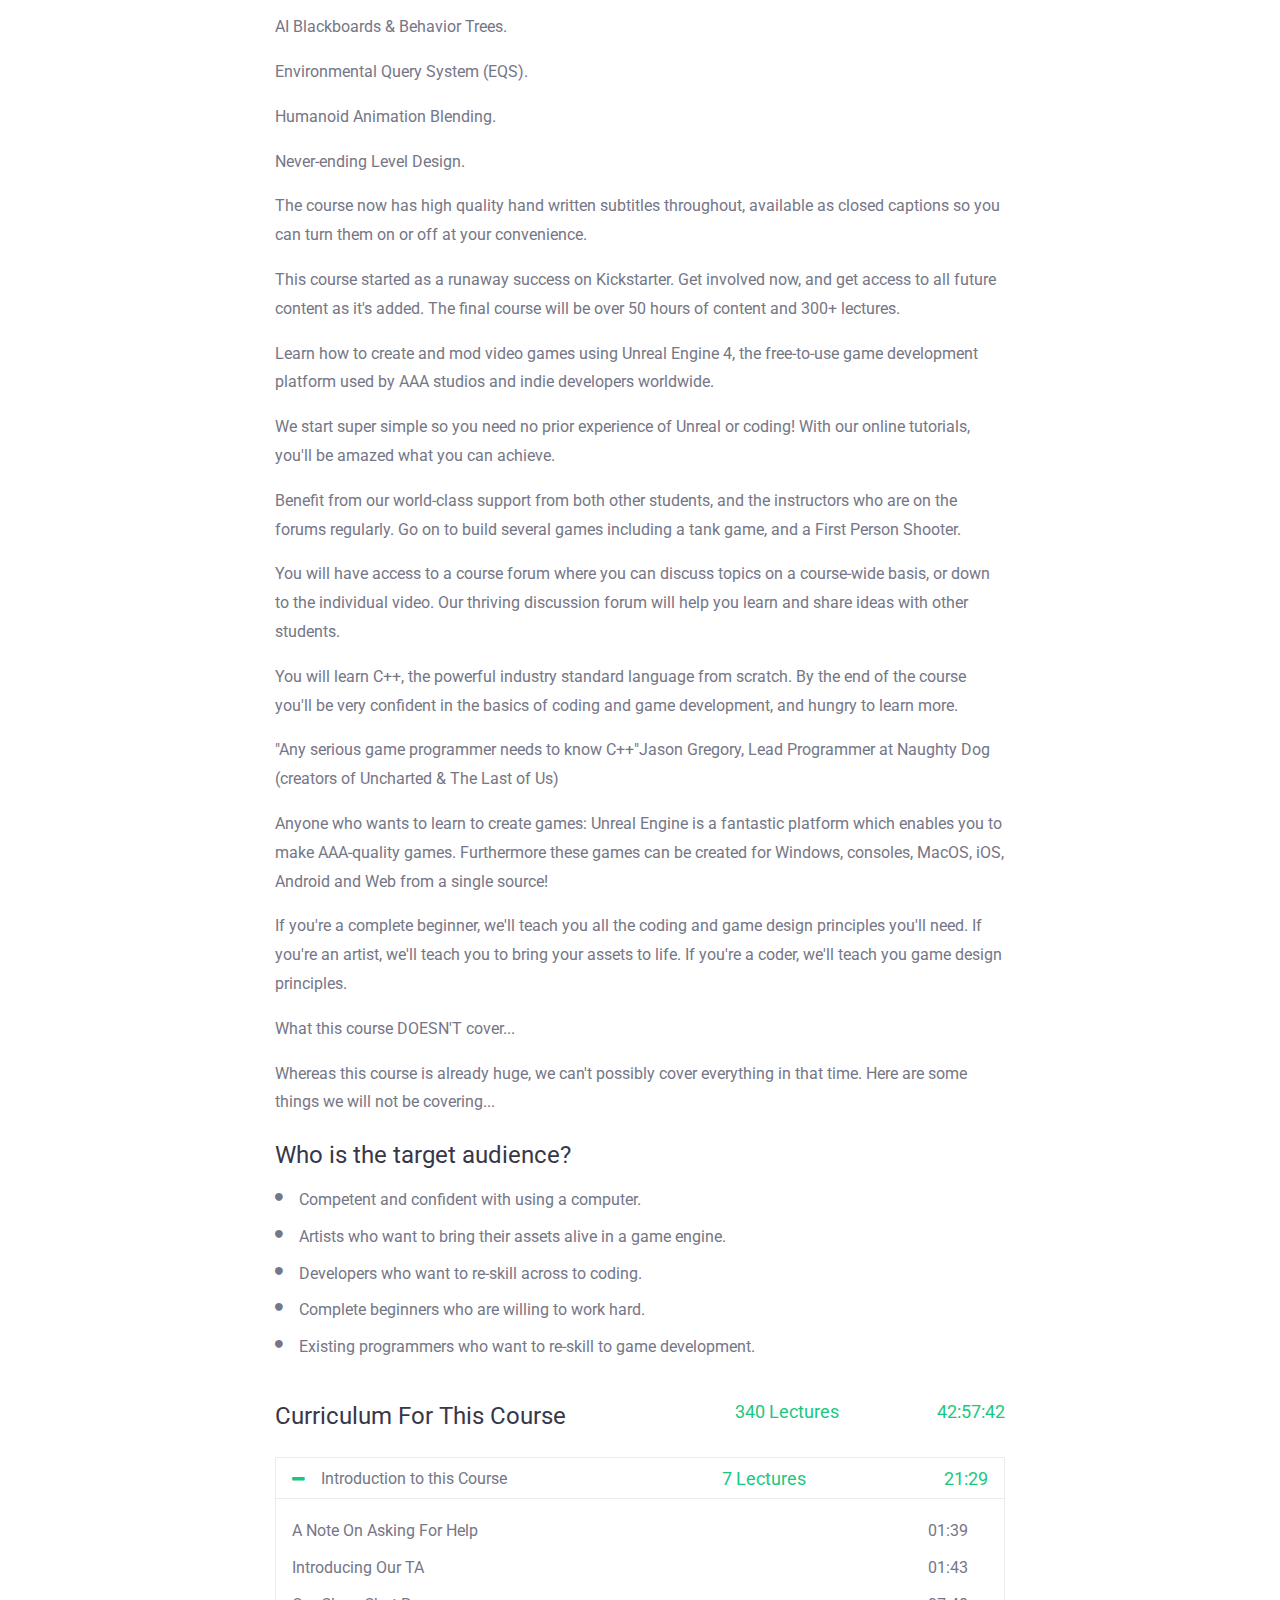
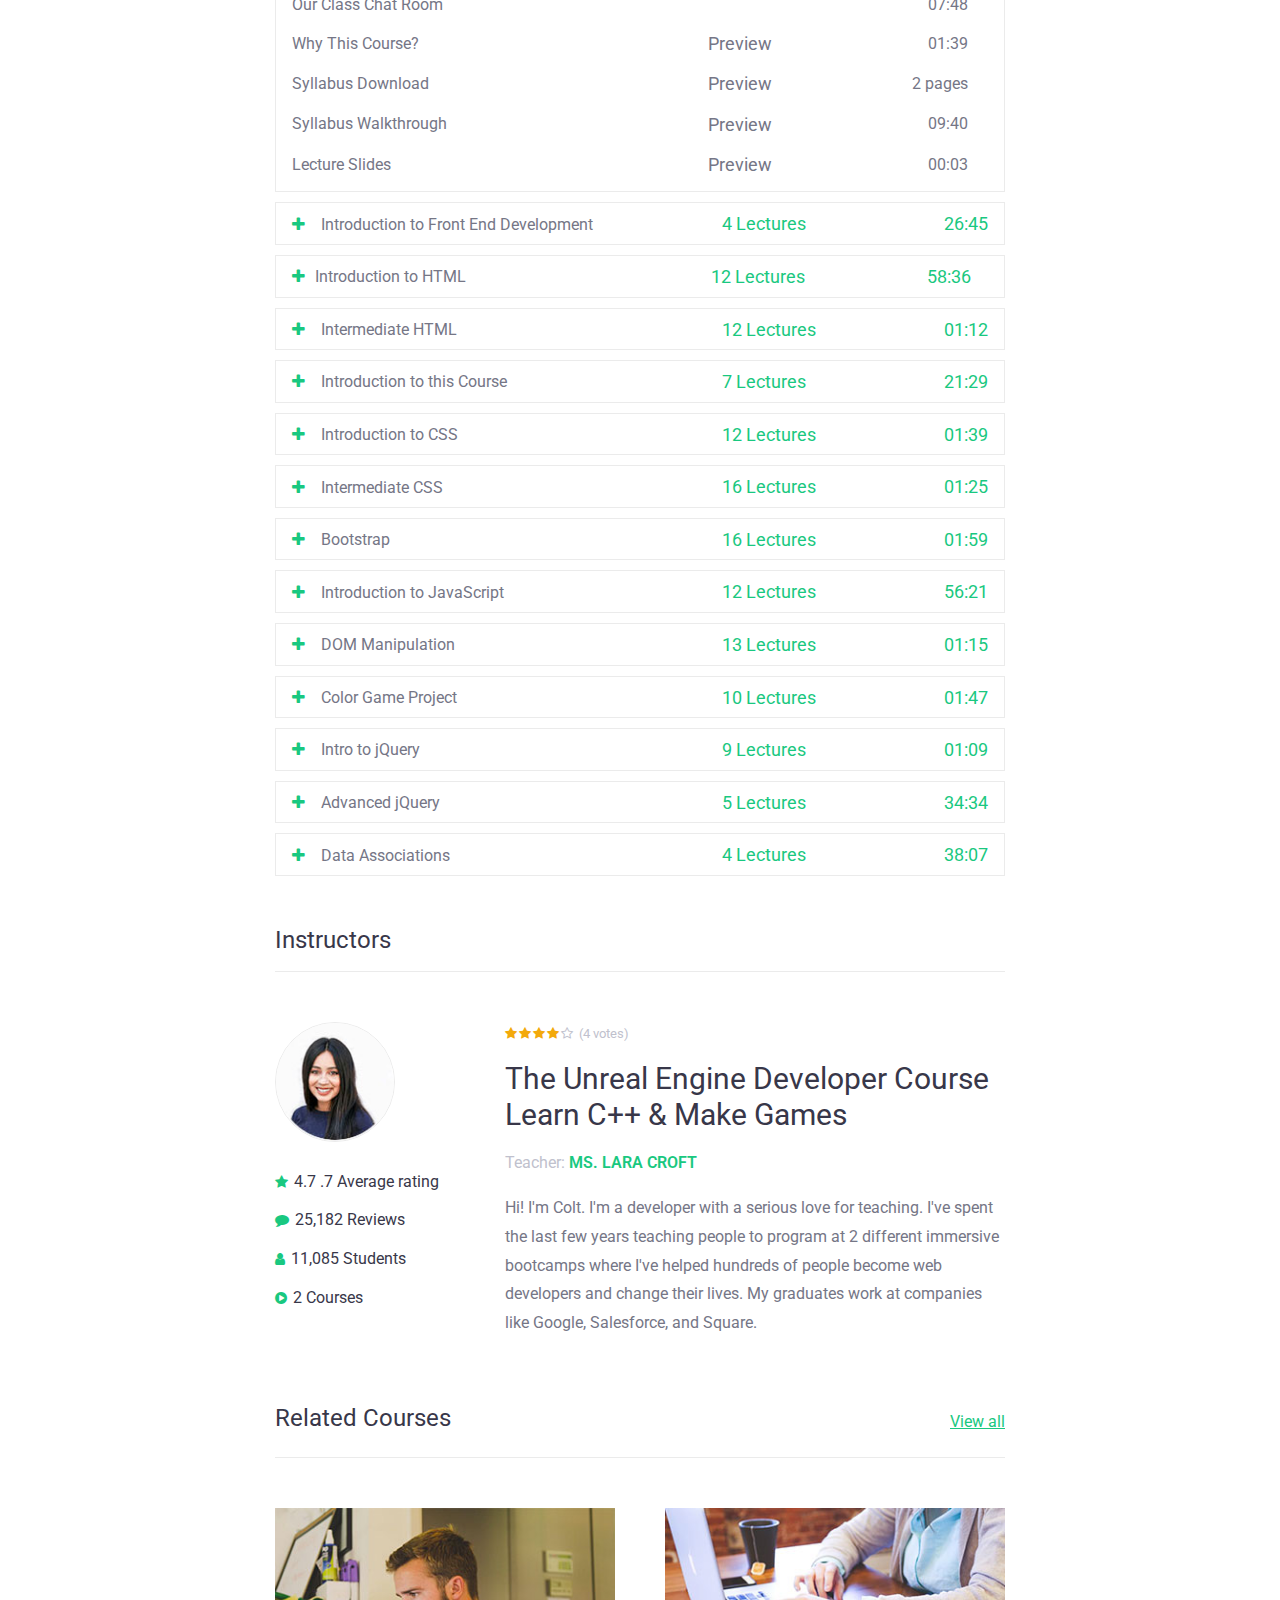
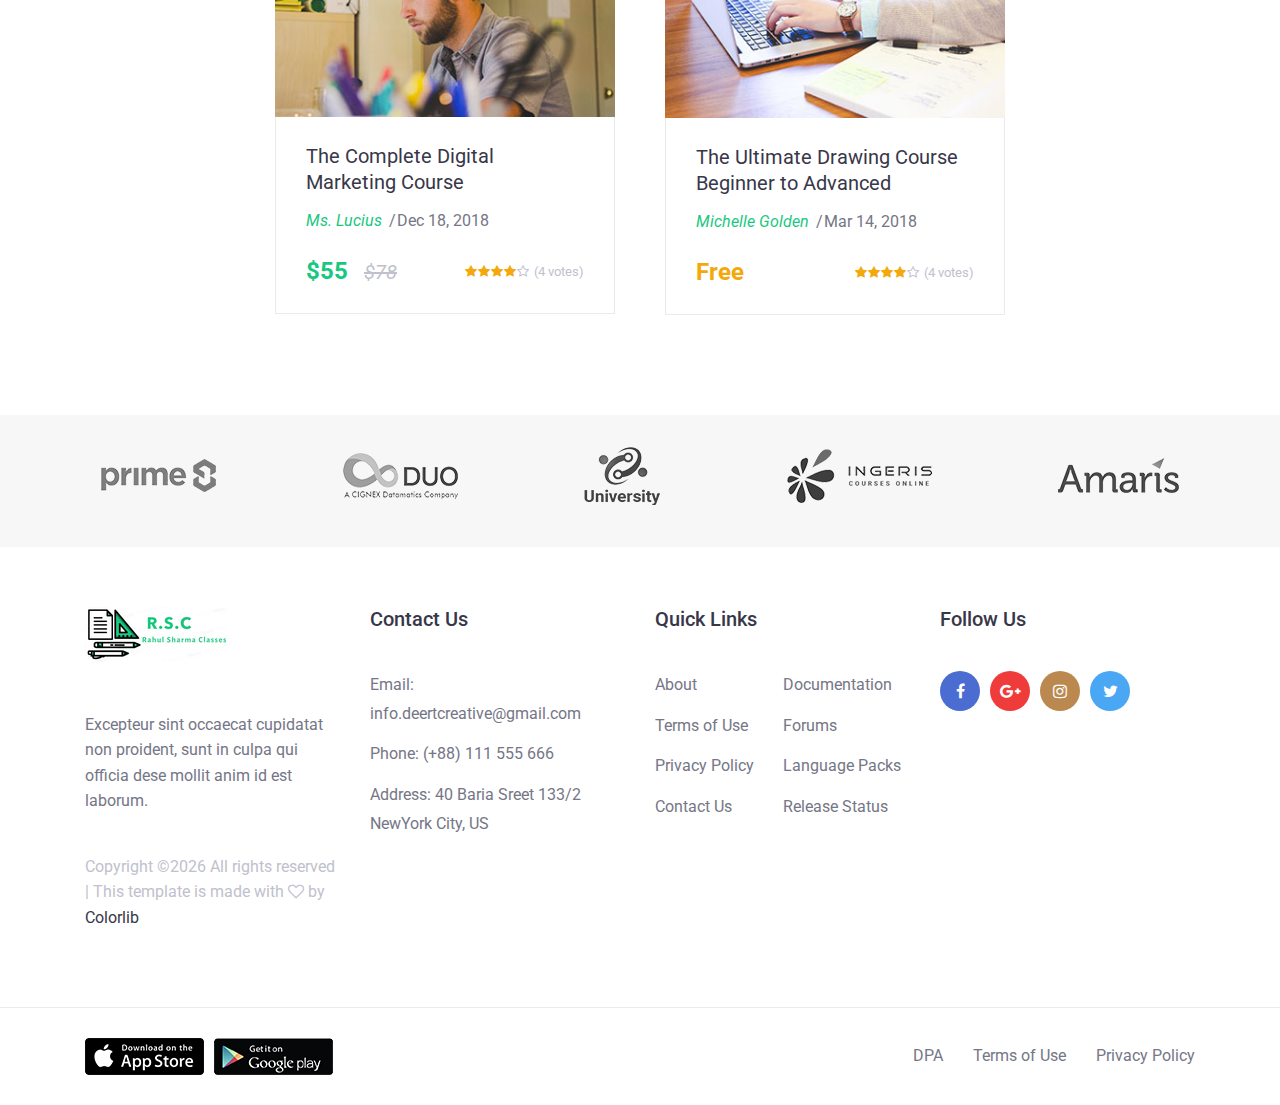
<file: single-courses.html>
<!DOCTYPE html>
<html lang="en">
<head>
    <title>Hello World</title>

    <!-- Required meta tags -->
    <meta charset="utf-8">
    <meta name="viewport" content="width=device-width, initial-scale=1, shrink-to-fit=no">

    <!-- Bootstrap CSS -->
    <link rel="stylesheet" href="css/bootstrap.min.css">

    <!-- FontAwesome CSS -->
    <link rel="stylesheet" href="css/font-awesome.min.css">

    <!-- ElegantFonts CSS -->
    <link rel="stylesheet" href="css/elegant-fonts.css">

    <!-- themify-icons CSS -->
    <link rel="stylesheet" href="css/themify-icons.css">

    <!-- Swiper CSS -->
    <link rel="stylesheet" href="css/swiper.min.css">

    <!-- Styles -->
    <link rel="stylesheet" href="style.css">
</head>
<body class="single-courses-page">
    <div class="page-header">
        <header class="site-header">
            <div class="top-header-bar">
                <div class="container-fluid">
                    <div class="row">
                        <div class="col-12 col-lg-6 d-none d-md-flex flex-wrap justify-content-center justify-content-lg-start mb-3 mb-lg-0">
                            <div class="header-bar-email d-flex align-items-center">
                                <i class="fa fa-envelope"></i><a href="#">tuanna.design@gmail.com</a>
                            </div><!-- .header-bar-email -->

                            <div class="header-bar-text lg-flex align-items-center">
                                <p><i class="fa fa-phone"></i>001-1234-88888 </p>
                            </div><!-- .header-bar-text -->
                        </div><!-- .col -->

                        <div class="col-12 col-lg-6 d-flex flex-wrap justify-content-center justify-content-lg-end align-items-center">
                            <div class="header-bar-search">
                                <form class="flex align-items-stretch">
                                    <input type="search" placeholder="What would you like to learn?">
                                    <button type="submit" value="" class="flex justify-content-center align-items-center"><i class="fa fa-search"></i></button>
                                </form>
                            </div><!-- .header-bar-search -->

                            <div class="header-bar-menu">
                                <ul class="flex justify-content-center align-items-center py-2 pt-md-0">
                                    <li><a href="#">Register</a></li>
                                    <li><a href="#">Login</a></li>
                                </ul>
                            </div><!-- .header-bar-menu -->
                        </div><!-- .col -->
                    </div><!-- .row -->
                </div><!-- .container-fluid -->
            </div><!-- .top-header-bar -->

            <div class="nav-bar">
                <div class="container">
                    <div class="row">
                        <div class="col-9 col-lg-3">
                            <div class="site-branding">
                                <h1 class="site-title"><a href="index.html" rel="home">Ezu<span>ca</span></a></h1>
                            </div><!-- .site-branding -->
                        </div><!-- .col -->

                        <div class="col-3 col-lg-9 flex justify-content-end align-content-center">
                            <nav class="site-navigation flex justify-content-end align-items-center">
                                <ul class="flex flex-column flex-lg-row justify-content-lg-end align-content-center">
                                    <li class="current-menu-item"><a href="index.html">Home</a></li>
                                    <li><a href="#">About</a></li>
                                    <li><a href="#">Courses</a></li>
                                    <li><a href="#">blog</a></li>
                                    <li><a href="#">Contact</a></li>
                                </ul>

                                <div class="hamburger-menu d-lg-none">
                                    <span></span>
                                    <span></span>
                                    <span></span>
                                    <span></span>
                                </div><!-- .hamburger-menu -->

                                <div class="header-bar-cart">
                                    <a href="#" class="flex justify-content-center align-items-center"><span aria-hidden="true" class="icon_bag_alt"></span></a>
                                </div><!-- .header-bar-search -->
                            </nav><!-- .site-navigation -->
                        </div><!-- .col -->
                    </div><!-- .row -->
                </div><!-- .container -->
            </div><!-- .nav-bar -->
        </header><!-- .site-header -->

        <div class="page-header-overlay">
            <div class="container">
                <div class="row">
                    <div class="col-12">
                        <header class="entry-header">
                            <h1 class="entry-title">The Unreal Engine Developer Course Learn C++ & Make Games</h1>

                            <div class="ratings flex justify-content-center align-items-center">
                                <i class="fa fa-star"></i>
                                <i class="fa fa-star"></i>
                                <i class="fa fa-star"></i>
                                <i class="fa fa-star"></i>
                                <i class="fa fa-star-o"></i>
                                <span>(4 votes)</span>
                            </div><!-- .ratings -->
                        </header><!-- .entry-header -->
                    </div><!-- .col -->
                </div><!-- .row -->
            </div><!-- .container -->
        </div><!-- .page-header-overlay -->
    </div><!-- .page-header -->

    <div class="container">
        <div class="row">
            <div class="col-12 offset-lg-1 col-lg-10">
                <div class="featured-image">
                    <img src="images/single-course-featured-img.jpg" alt="">

                    <div class="course-cost">Free</div>
                </div>
            </div><!-- .col -->
        </div><!-- .row -->

        <div class="row">
            <div class="col-12 offset-lg-1 col-lg-1">
                <div class="post-share">
                    <h3>share</h3>

                    <ul class="flex flex-wrap align-items-center p-0 m-0">
                        <li><a href="#"><i class="fa fa-facebook"></i></a></li>
                        <li><a href="#"><i class="fa fa-twitter"></i></a></li>
                        <li><a href="#"><i class="fa fa-google-plus"></i></a></li>
                        <li><a href="#"><i class="fa fa-instagram"></i></a></li>
                        <li><a href="#"><i class="fa fa-thumb-tack"></i></a></li>
                    </ul>
                </div><!-- .post-share -->
            </div><!-- .col -->

            <div class="col-12 col-lg-8">
                <div class="single-course-wrap">
                    <div class="course-info flex flex-wrap align-items-center">
                        <div class="course-author flex flex-wrap align-items-center mt-3">
                            <img src="images/course-author.jpg" alt="">

                            <div class="author-wrap">
                                <label class="m-0">Teacher</label>
                                <div class="author-name"><a href="#">Ms. Lara Croft</a></div>
                            </div><!-- .author-wrap -->
                        </div><!-- .course-author -->

                        <div class="course-cats mt-3">
                            <label class="m-0">Categories</label>
                            <div class="author-name"><a href="#">Web design</a></div>
                        </div><!-- .course-cats -->

                        <div class="course-students mt-3">
                            <label class="m-0">Student</label>
                            <div class="author-name"><a href="#">26 (REGISTERED)</a></div>
                        </div><!-- .course-students -->

                        <div class="buy-course mt-3">
                            <a class="btn" href="#">ADD to cart</a>
                        </div><!-- .buy-course -->
                    </div><!-- .course-info -->

                    <div class="single-course-cont-section">
                        <h2>What Will I Learn?</h2>

                        <ul class="p-0 m-0 green-ticked">
                            <li>Learn C++, the games industry standard language.</li>
                            <li>Develop strong and transferrable problem solving skills.</li>
                            <li>Gain an excellent knowledge of modern game development.</li>
                            <li>Learn how object oriented programming works in practice.</li>
                            <li>Gain a more fundamental understanding of computer operation.</li>
                        </ul>

                        <h2>Requirements</h2>

                        <ul class="p-0 m-0 black-doted">
                            <li>64-bit PC capable of running Unreal 4 (recommended).</li>
                            <li>Or a Mac capable of running Unreal 4 (must support Metal).</li>
                            <li>About 15GB of free disc space.</li>
                        </ul>

                        <h2>Description</h2>

                        <p>EW Testing Grounds FPS shipped, including...</p>
                        <p>Much more C++ and Blueprint.</p>
                        <p>AI Blackboards & Behavior Trees.</p>
                        <p>Environmental Query System (EQS).</p>
                        <p>Humanoid Animation Blending.</p>
                        <p>Never-ending Level Design.</p>
                        <p>The course now has high quality hand written subtitles throughout, available as closed captions so you can turn them on or off at your convenience.</p>
                        <p>This course started as a runaway success on Kickstarter. Get involved now, and get access to all future content as it's added. The final course will be over 50 hours of content and 300+ lectures.</p>
                        <p>Learn how to create and mod video games using Unreal Engine 4, the free-to-use game development platform used by AAA studios and indie developers worldwide.</p>
                        <p>We start super simple so you need no prior experience of Unreal or coding! With our online tutorials, you'll be amazed what you can achieve.</p>
                        <p>Benefit from our world-class support from both other students, and the instructors who are on the forums regularly. Go on to build several games including a tank game, and a First Person Shooter.</p>
                        <p>You will have access to a course forum where you can discuss topics on a course-wide basis, or down to the individual video. Our thriving discussion forum will help you learn and share ideas with other students.</p>
                        <p>You will learn C++, the powerful industry standard language from scratch. By the end of the course you'll be very confident in the basics of coding and game development, and hungry to learn more.</p>
                        <p>"Any serious game programmer needs to know C++"Jason Gregory, Lead Programmer at Naughty Dog (creators of Uncharted & The Last of Us)</p>
                        <p>Anyone who wants to learn to create games: Unreal Engine is a fantastic platform which enables you to make AAA-quality games. Furthermore these games can be created for Windows, consoles, MacOS, iOS, Android and Web from a single source!</p>
                        <p>If you're a complete beginner, we'll teach you all the coding and game design principles you'll need. If you're an artist, we'll teach you to bring your assets to life. If you're a coder, we'll teach you game design principles.</p>
                        <p>What this course DOESN'T cover...</p>
                        <p>Whereas this course is already huge, we can't possibly cover everything in that time. Here are some things we will not be covering...</p>

                        <h2>Who is the target audience?</h2>

                        <ul class="p-0 m-0 black-doted">
                            <li>Competent and confident with using a computer.</li>
                            <li>Artists who want to bring their assets alive in a game engine.</li>
                            <li>Developers who want to re-skill across to coding.</li>
                            <li>Complete beginners who are willing to work hard.</li>
                            <li>Existing programmers who want to re-skill to game development.</li>
                        </ul>
                    </div>

                    <div class="single-course-accordion-cont mt-3">
                        <header class="entry-header flex flex-wrap justify-content-between align-items-center">
                            <h2>Curriculum For This Course</h2>

                            <div class="number-of-lectures">340 Lectures</div>

                            <div class="total-lectures-time">42:57:42</div>
                        </header><!-- .entry-header -->

                        <div class="entry-contents">
                            <div class="accordion-wrap type-accordion">
                                <h3 class="entry-title flex flex-wrap justify-content-between align-items-lg-center active">
                                    <span class="arrow-r"><i class="fa fa-plus"></i><i class="fa fa-minus"></i></span>
                                    <span class="lecture-group-title">Introduction to this Course</span>
                                    <span class="number-of-lectures">7 Lectures</span>
                                    <span class="total-lectures-time">21:29</span>
                                </h3>

                                <div class="entry-content">
                                    <ul class="p-0 m-0">
                                        <li class="flex flex-column flex-lg-row align-items-lg-center"><span class="lecture-title">A Note On Asking For Help</span><span class="lectures-preview"></span><span class="lectures-time text-left text-lg-right">01:39</span></li>
                                        <li class="flex flex-column flex-lg-row align-items-lg-center"><span class="lecture-title">Introducing Our TA</span><span class="lectures-preview"></span><span class="lectures-time text-left text-lg-right">01:43</span></li>
                                        <li class="flex flex-column flex-lg-row align-items-lg-center"><span class="lecture-title">Our Class Chat Room</span><span class="lectures-preview"></span><span class="lectures-time text-left text-lg-right">07:48</span></li>
                                        <li class="flex flex-column flex-lg-row align-items-lg-center"><span class="lecture-title">Why This Course?</span><span class="lectures-preview">Preview</span><span class="lectures-time text-left text-lg-right">01:39</span></li>
                                        <li class="flex flex-column flex-lg-row align-items-lg-center"><span class="lecture-title">Syllabus Download</span><span class="lectures-preview">Preview</span><span class="lectures-time text-left text-lg-right">2 pages</span></li>
                                        <li class="flex flex-column flex-lg-row align-items-lg-center"><span class="lecture-title">Syllabus Walkthrough</span><span class="lectures-preview">Preview</span><span class="lectures-time text-left text-lg-right">09:40</span></li>
                                        <li class="flex flex-column flex-lg-row align-items-lg-center"><span class="lecture-title">Lecture Slides</span><span class="lectures-preview">Preview</span><span class="lectures-time text-left text-lg-right">00:03</span></li>
                                    </ul>
                                </div>

                                <h3 class="entry-title flex flex-wrap justify-content-between align-items-lg-center">
                                    <span class="arrow-r"><i class="fa fa-plus"></i><i class="fa fa-minus"></i></span>
                                    <span class="lecture-group-title">Introduction to Front End Development</span>
                                    <span class="number-of-lectures">4 Lectures</span>
                                    <span class="total-lectures-time">26:45</span>
                                </h3>

                                <div class="entry-content">
                                    <ul class="p-0 m-0">
                                        <li class="flex flex-column flex-lg-row align-items-lg-center"><span class="lecture-title">A Note On Asking For Help</span><span class="lectures-preview"></span><span class="lectures-time text-left text-lg-right">01:39</span></li>
                                        <li class="flex flex-column flex-lg-row align-items-lg-center"><span class="lecture-title">Introducing Our TA</span><span class="lectures-preview"></span><span class="lectures-time text-left text-lg-right">01:43</span></li>
                                        <li class="flex flex-column flex-lg-row align-items-lg-center"><span class="lecture-title">Our Class Chat Room</span><span class="lectures-preview"></span><span class="lectures-time text-left text-lg-right">07:48</span></li>
                                        <li class="flex flex-column flex-lg-row align-items-lg-center"><span class="lecture-title">Why This Course?</span><span class="lectures-preview">Preview</span><span class="lectures-time text-left text-lg-right">01:39</span></li>
                                        <li class="flex flex-column flex-lg-row align-items-lg-center"><span class="lecture-title">Syllabus Download</span><span class="lectures-preview">Preview</span><span class="lectures-time text-left text-lg-right">2 pages</span></li>
                                        <li class="flex flex-column flex-lg-row align-items-lg-center"><span class="lecture-title">Syllabus Walkthrough</span><span class="lectures-preview">Preview</span><span class="lectures-time text-left text-lg-right">09:40</span></li>
                                        <li class="flex flex-column flex-lg-row align-items-lg-center"><span class="lecture-title">Lecture Slides</span><span class="lectures-preview">Preview</span><span class="lectures-time text-left text-lg-right">00:03</span></li>
                                    </ul>
                                </div>

                                <h3 class="entry-title flex flex-wrap align-items-center">
                                    <span class="arrow-r"><i class="fa fa-plus"></i><i class="fa fa-minus"></i></span>
                                    <span class="lecture-group-title">Introduction to HTML	</span>
                                    <span class="number-of-lectures">12 Lectures</span>
                                    <span class="total-lectures-time">58:36</span>
                                </h3>

                                <div class="entry-content">
                                    <ul class="p-0 m-0">
                                        <li class="flex flex-column flex-lg-row align-items-lg-center"><span class="lecture-title">A Note On Asking For Help</span><span class="lectures-preview"></span><span class="lectures-time text-left text-lg-right">01:39</span></li>
                                        <li class="flex flex-column flex-lg-row align-items-lg-center"><span class="lecture-title">Introducing Our TA</span><span class="lectures-preview"></span><span class="lectures-time text-left text-lg-right">01:43</span></li>
                                        <li class="flex flex-column flex-lg-row align-items-lg-center"><span class="lecture-title">Our Class Chat Room</span><span class="lectures-preview"></span><span class="lectures-time text-left text-lg-right">07:48</span></li>
                                        <li class="flex flex-column flex-lg-row align-items-lg-center"><span class="lecture-title">Why This Course?</span><span class="lectures-preview">Preview</span><span class="lectures-time text-left text-lg-right">01:39</span></li>
                                        <li class="flex flex-column flex-lg-row align-items-lg-center"><span class="lecture-title">Syllabus Download</span><span class="lectures-preview">Preview</span><span class="lectures-time text-left text-lg-right">2 pages</span></li>
                                        <li class="flex flex-column flex-lg-row align-items-lg-center"><span class="lecture-title">Syllabus Walkthrough</span><span class="lectures-preview">Preview</span><span class="lectures-time text-left text-lg-right">09:40</span></li>
                                        <li class="flex flex-column flex-lg-row align-items-lg-center"><span class="lecture-title">Lecture Slides</span><span class="lectures-preview">Preview</span><span class="lectures-time text-left text-lg-right">00:03</span></li>
                                    </ul>
                                </div>

                                <h3 class="entry-title flex flex-wrap justify-content-between align-items-lg-center">
                                    <span class="arrow-r"><i class="fa fa-plus"></i><i class="fa fa-minus"></i></span>
                                    <span class="lecture-group-title">Intermediate HTML</span>
                                    <span class="number-of-lectures">12 Lectures</span>
                                    <span class="total-lectures-time">01:12</span>
                                </h3>

                                <div class="entry-content">
                                    <ul class="p-0 m-0">
                                        <li class="flex flex-column flex-lg-row align-items-lg-center"><span class="lecture-title">A Note On Asking For Help</span><span class="lectures-preview"></span><span class="lectures-time text-left text-lg-right">01:39</span></li>
                                        <li class="flex flex-column flex-lg-row align-items-lg-center"><span class="lecture-title">Introducing Our TA</span><span class="lectures-preview"></span><span class="lectures-time text-left text-lg-right">01:43</span></li>
                                        <li class="flex flex-column flex-lg-row align-items-lg-center"><span class="lecture-title">Our Class Chat Room</span><span class="lectures-preview"></span><span class="lectures-time text-left text-lg-right">07:48</span></li>
                                        <li class="flex flex-column flex-lg-row align-items-lg-center"><span class="lecture-title">Why This Course?</span><span class="lectures-preview">Preview</span><span class="lectures-time text-left text-lg-right">01:39</span></li>
                                        <li class="flex flex-column flex-lg-row align-items-lg-center"><span class="lecture-title">Syllabus Download</span><span class="lectures-preview">Preview</span><span class="lectures-time text-left text-lg-right">2 pages</span></li>
                                        <li class="flex flex-column flex-lg-row align-items-lg-center"><span class="lecture-title">Syllabus Walkthrough</span><span class="lectures-preview">Preview</span><span class="lectures-time text-left text-lg-right">09:40</span></li>
                                        <li class="flex flex-column flex-lg-row align-items-lg-center"><span class="lecture-title">Lecture Slides</span><span class="lectures-preview">Preview</span><span class="lectures-time text-left text-lg-right">00:03</span></li>
                                    </ul>
                                </div>

                                <h3 class="entry-title flex flex-wrap justify-content-between align-items-lg-center">
                                    <span class="arrow-r"><i class="fa fa-plus"></i><i class="fa fa-minus"></i></span>
                                    <span class="lecture-group-title">Introduction to this Course</span>
                                    <span class="number-of-lectures">7 Lectures</span>
                                    <span class="total-lectures-time">21:29</span>
                                </h3>

                                <div class="entry-content">
                                    <ul class="p-0 m-0">
                                        <li class="flex flex-column flex-lg-row align-items-lg-center"><span class="lecture-title">A Note On Asking For Help</span><span class="lectures-preview"></span><span class="lectures-time text-left text-lg-right">01:39</span></li>
                                        <li class="flex flex-column flex-lg-row align-items-lg-center"><span class="lecture-title">Introducing Our TA</span><span class="lectures-preview"></span><span class="lectures-time text-left text-lg-right">01:43</span></li>
                                        <li class="flex flex-column flex-lg-row align-items-lg-center"><span class="lecture-title">Our Class Chat Room</span><span class="lectures-preview"></span><span class="lectures-time text-left text-lg-right">07:48</span></li>
                                        <li class="flex flex-column flex-lg-row align-items-lg-center"><span class="lecture-title">Why This Course?</span><span class="lectures-preview">Preview</span><span class="lectures-time text-left text-lg-right">01:39</span></li>
                                        <li class="flex flex-column flex-lg-row align-items-lg-center"><span class="lecture-title">Syllabus Download</span><span class="lectures-preview">Preview</span><span class="lectures-time text-left text-lg-right">2 pages</span></li>
                                        <li class="flex flex-column flex-lg-row align-items-lg-center"><span class="lecture-title">Syllabus Walkthrough</span><span class="lectures-preview">Preview</span><span class="lectures-time text-left text-lg-right">09:40</span></li>
                                        <li class="flex flex-column flex-lg-row align-items-lg-center"><span class="lecture-title">Lecture Slides</span><span class="lectures-preview">Preview</span><span class="lectures-time text-left text-lg-right">00:03</span></li>
                                    </ul>
                                </div>

                                <h3 class="entry-title flex flex-wrap justify-content-between align-items-lg-center">
                                    <span class="arrow-r"><i class="fa fa-plus"></i><i class="fa fa-minus"></i></span>
                                    <span class="lecture-group-title">Introduction to CSS</span>
                                    <span class="number-of-lectures">12 Lectures</span>
                                    <span class="total-lectures-time">01:39</span>
                                </h3>

                                <div class="entry-content">
                                    <ul class="p-0 m-0">
                                        <li class="flex flex-column flex-lg-row align-items-lg-center"><span class="lecture-title">A Note On Asking For Help</span><span class="lectures-preview"></span><span class="lectures-time text-left text-lg-right">01:39</span></li>
                                        <li class="flex flex-column flex-lg-row align-items-lg-center"><span class="lecture-title">Introducing Our TA</span><span class="lectures-preview"></span><span class="lectures-time text-left text-lg-right">01:43</span></li>
                                        <li class="flex flex-column flex-lg-row align-items-lg-center"><span class="lecture-title">Our Class Chat Room</span><span class="lectures-preview"></span><span class="lectures-time text-left text-lg-right">07:48</span></li>
                                        <li class="flex flex-column flex-lg-row align-items-lg-center"><span class="lecture-title">Why This Course?</span><span class="lectures-preview">Preview</span><span class="lectures-time text-left text-lg-right">01:39</span></li>
                                        <li class="flex flex-column flex-lg-row align-items-lg-center"><span class="lecture-title">Syllabus Download</span><span class="lectures-preview">Preview</span><span class="lectures-time text-left text-lg-right">2 pages</span></li>
                                        <li class="flex flex-column flex-lg-row align-items-lg-center"><span class="lecture-title">Syllabus Walkthrough</span><span class="lectures-preview">Preview</span><span class="lectures-time text-left text-lg-right">09:40</span></li>
                                        <li class="flex flex-column flex-lg-row align-items-lg-center"><span class="lecture-title">Lecture Slides</span><span class="lectures-preview">Preview</span><span class="lectures-time text-left text-lg-right">00:03</span></li>
                                    </ul>
                                </div>

                                <h3 class="entry-title flex flex-wrap justify-content-between align-items-lg-center">
                                    <span class="arrow-r"><i class="fa fa-plus"></i><i class="fa fa-minus"></i></span>
                                    <span class="lecture-group-title">Intermediate CSS</span>
                                    <span class="number-of-lectures">16 Lectures</span>
                                    <span class="total-lectures-time">01:25</span>
                                </h3>

                                <div class="entry-content">
                                    <ul class="p-0 m-0">
                                        <li class="flex flex-column flex-lg-row align-items-lg-center"><span class="lecture-title">A Note On Asking For Help</span><span class="lectures-preview"></span><span class="lectures-time text-left text-lg-right">01:39</span></li>
                                        <li class="flex flex-column flex-lg-row align-items-lg-center"><span class="lecture-title">Introducing Our TA</span><span class="lectures-preview"></span><span class="lectures-time text-left text-lg-right">01:43</span></li>
                                        <li class="flex flex-column flex-lg-row align-items-lg-center"><span class="lecture-title">Our Class Chat Room</span><span class="lectures-preview"></span><span class="lectures-time text-left text-lg-right">07:48</span></li>
                                        <li class="flex flex-column flex-lg-row align-items-lg-center"><span class="lecture-title">Why This Course?</span><span class="lectures-preview">Preview</span><span class="lectures-time text-left text-lg-right">01:39</span></li>
                                        <li class="flex flex-column flex-lg-row align-items-lg-center"><span class="lecture-title">Syllabus Download</span><span class="lectures-preview">Preview</span><span class="lectures-time text-left text-lg-right">2 pages</span></li>
                                        <li class="flex flex-column flex-lg-row align-items-lg-center"><span class="lecture-title">Syllabus Walkthrough</span><span class="lectures-preview">Preview</span><span class="lectures-time text-left text-lg-right">09:40</span></li>
                                        <li class="flex flex-column flex-lg-row align-items-lg-center"><span class="lecture-title">Lecture Slides</span><span class="lectures-preview">Preview</span><span class="lectures-time text-left text-lg-right">00:03</span></li>
                                    </ul>
                                </div>

                                <h3 class="entry-title flex flex-wrap justify-content-between align-items-lg-center">
                                    <span class="arrow-r"><i class="fa fa-plus"></i><i class="fa fa-minus"></i></span>
                                    <span class="lecture-group-title">Bootstrap</span>
                                    <span class="number-of-lectures">16 Lectures</span>
                                    <span class="total-lectures-time">01:59</span>
                                </h3>

                                <div class="entry-content">
                                    <ul class="p-0 m-0">
                                        <li class="flex flex-column flex-lg-row align-items-lg-center"><span class="lecture-title">A Note On Asking For Help</span><span class="lectures-preview"></span><span class="lectures-time text-left text-lg-right">01:39</span></li>
                                        <li class="flex flex-column flex-lg-row align-items-lg-center"><span class="lecture-title">Introducing Our TA</span><span class="lectures-preview"></span><span class="lectures-time text-left text-lg-right">01:43</span></li>
                                        <li class="flex flex-column flex-lg-row align-items-lg-center"><span class="lecture-title">Our Class Chat Room</span><span class="lectures-preview"></span><span class="lectures-time text-left text-lg-right">07:48</span></li>
                                        <li class="flex flex-column flex-lg-row align-items-lg-center"><span class="lecture-title">Why This Course?</span><span class="lectures-preview">Preview</span><span class="lectures-time text-left text-lg-right">01:39</span></li>
                                        <li class="flex flex-column flex-lg-row align-items-lg-center"><span class="lecture-title">Syllabus Download</span><span class="lectures-preview">Preview</span><span class="lectures-time text-left text-lg-right">2 pages</span></li>
                                        <li class="flex flex-column flex-lg-row align-items-lg-center"><span class="lecture-title">Syllabus Walkthrough</span><span class="lectures-preview">Preview</span><span class="lectures-time text-left text-lg-right">09:40</span></li>
                                        <li class="flex flex-column flex-lg-row align-items-lg-center"><span class="lecture-title">Lecture Slides</span><span class="lectures-preview">Preview</span><span class="lectures-time text-left text-lg-right">00:03</span></li>
                                    </ul>
                                </div>

                                <h3 class="entry-title flex flex-wrap justify-content-between align-items-lg-center">
                                    <span class="arrow-r"><i class="fa fa-plus"></i><i class="fa fa-minus"></i></span>
                                    <span class="lecture-group-title">Introduction to JavaScript</span>
                                    <span class="number-of-lectures">12 Lectures</span>
                                    <span class="total-lectures-time">56:21</span>
                                </h3>

                                <div class="entry-content">
                                    <ul class="p-0 m-0">
                                        <li class="flex flex-column flex-lg-row align-items-lg-center"><span class="lecture-title">A Note On Asking For Help</span><span class="lectures-preview"></span><span class="lectures-time text-left text-lg-right">01:39</span></li>
                                        <li class="flex flex-column flex-lg-row align-items-lg-center"><span class="lecture-title">Introducing Our TA</span><span class="lectures-preview"></span><span class="lectures-time text-left text-lg-right">01:43</span></li>
                                        <li class="flex flex-column flex-lg-row align-items-lg-center"><span class="lecture-title">Our Class Chat Room</span><span class="lectures-preview"></span><span class="lectures-time text-left text-lg-right">07:48</span></li>
                                        <li class="flex flex-column flex-lg-row align-items-lg-center"><span class="lecture-title">Why This Course?</span><span class="lectures-preview">Preview</span><span class="lectures-time text-left text-lg-right">01:39</span></li>
                                        <li class="flex flex-column flex-lg-row align-items-lg-center"><span class="lecture-title">Syllabus Download</span><span class="lectures-preview">Preview</span><span class="lectures-time text-left text-lg-right">2 pages</span></li>
                                        <li class="flex flex-column flex-lg-row align-items-lg-center"><span class="lecture-title">Syllabus Walkthrough</span><span class="lectures-preview">Preview</span><span class="lectures-time text-left text-lg-right">09:40</span></li>
                                        <li class="flex flex-column flex-lg-row align-items-lg-center"><span class="lecture-title">Lecture Slides</span><span class="lectures-preview">Preview</span><span class="lectures-time text-left text-lg-right">00:03</span></li>
                                    </ul>
                                </div>

                                <h3 class="entry-title flex flex-wrap justify-content-between align-items-lg-center">
                                    <span class="arrow-r"><i class="fa fa-plus"></i><i class="fa fa-minus"></i></span>
                                    <span class="lecture-group-title">DOM Manipulation</span>
                                    <span class="number-of-lectures">13 Lectures</span>
                                    <span class="total-lectures-time">01:15</span>
                                </h3>

                                <div class="entry-content">
                                    <ul class="p-0 m-0">
                                        <li class="flex flex-column flex-lg-row align-items-lg-center"><span class="lecture-title">A Note On Asking For Help</span><span class="lectures-preview"></span><span class="lectures-time text-left text-lg-right">01:39</span></li>
                                        <li class="flex flex-column flex-lg-row align-items-lg-center"><span class="lecture-title">Introducing Our TA</span><span class="lectures-preview"></span><span class="lectures-time text-left text-lg-right">01:43</span></li>
                                        <li class="flex flex-column flex-lg-row align-items-lg-center"><span class="lecture-title">Our Class Chat Room</span><span class="lectures-preview"></span><span class="lectures-time text-left text-lg-right">07:48</span></li>
                                        <li class="flex flex-column flex-lg-row align-items-lg-center"><span class="lecture-title">Why This Course?</span><span class="lectures-preview">Preview</span><span class="lectures-time text-left text-lg-right">01:39</span></li>
                                        <li class="flex flex-column flex-lg-row align-items-lg-center"><span class="lecture-title">Syllabus Download</span><span class="lectures-preview">Preview</span><span class="lectures-time text-left text-lg-right">2 pages</span></li>
                                        <li class="flex flex-column flex-lg-row align-items-lg-center"><span class="lecture-title">Syllabus Walkthrough</span><span class="lectures-preview">Preview</span><span class="lectures-time text-left text-lg-right">09:40</span></li>
                                        <li class="flex flex-column flex-lg-row align-items-lg-center"><span class="lecture-title">Lecture Slides</span><span class="lectures-preview">Preview</span><span class="lectures-time text-left text-lg-right">00:03</span></li>
                                    </ul>
                                </div>

                                <h3 class="entry-title flex flex-wrap justify-content-between align-items-lg-center">
                                    <span class="arrow-r"><i class="fa fa-plus"></i><i class="fa fa-minus"></i></span>
                                    <span class="lecture-group-title">Color Game Project</span>
                                    <span class="number-of-lectures">10 Lectures</span>
                                    <span class="total-lectures-time">01:47</span>
                                </h3>

                                <div class="entry-content">
                                    <ul class="p-0 m-0">
                                        <li class="flex flex-column flex-lg-row align-items-lg-center"><span class="lecture-title">A Note On Asking For Help</span><span class="lectures-preview"></span><span class="lectures-time text-left text-lg-right">01:39</span></li>
                                        <li class="flex flex-column flex-lg-row align-items-lg-center"><span class="lecture-title">Introducing Our TA</span><span class="lectures-preview"></span><span class="lectures-time text-left text-lg-right">01:43</span></li>
                                        <li class="flex flex-column flex-lg-row align-items-lg-center"><span class="lecture-title">Our Class Chat Room</span><span class="lectures-preview"></span><span class="lectures-time text-left text-lg-right">07:48</span></li>
                                        <li class="flex flex-column flex-lg-row align-items-lg-center"><span class="lecture-title">Why This Course?</span><span class="lectures-preview">Preview</span><span class="lectures-time text-left text-lg-right">01:39</span></li>
                                        <li class="flex flex-column flex-lg-row align-items-lg-center"><span class="lecture-title">Syllabus Download</span><span class="lectures-preview">Preview</span><span class="lectures-time text-left text-lg-right">2 pages</span></li>
                                        <li class="flex flex-column flex-lg-row align-items-lg-center"><span class="lecture-title">Syllabus Walkthrough</span><span class="lectures-preview">Preview</span><span class="lectures-time text-left text-lg-right">09:40</span></li>
                                        <li class="flex flex-column flex-lg-row align-items-lg-center"><span class="lecture-title">Lecture Slides</span><span class="lectures-preview">Preview</span><span class="lectures-time text-left text-lg-right">00:03</span></li>
                                    </ul>
                                </div>

                                <h3 class="entry-title flex flex-wrap justify-content-between align-items-lg-center">
                                    <span class="arrow-r"><i class="fa fa-plus"></i><i class="fa fa-minus"></i></span>
                                    <span class="lecture-group-title">Intro to jQuery</span>
                                    <span class="number-of-lectures">9 Lectures</span>
                                    <span class="total-lectures-time">01:09</span>
                                </h3>

                                <div class="entry-content">
                                    <ul class="p-0 m-0">
                                        <li class="flex flex-column flex-lg-row align-items-lg-center"><span class="lecture-title">A Note On Asking For Help</span><span class="lectures-preview"></span><span class="lectures-time text-left text-lg-right">01:39</span></li>
                                        <li class="flex flex-column flex-lg-row align-items-lg-center"><span class="lecture-title">Introducing Our TA</span><span class="lectures-preview"></span><span class="lectures-time text-left text-lg-right">01:43</span></li>
                                        <li class="flex flex-column flex-lg-row align-items-lg-center"><span class="lecture-title">Our Class Chat Room</span><span class="lectures-preview"></span><span class="lectures-time text-left text-lg-right">07:48</span></li>
                                        <li class="flex flex-column flex-lg-row align-items-lg-center"><span class="lecture-title">Why This Course?</span><span class="lectures-preview">Preview</span><span class="lectures-time text-left text-lg-right">01:39</span></li>
                                        <li class="flex flex-column flex-lg-row align-items-lg-center"><span class="lecture-title">Syllabus Download</span><span class="lectures-preview">Preview</span><span class="lectures-time text-left text-lg-right">2 pages</span></li>
                                        <li class="flex flex-column flex-lg-row align-items-lg-center"><span class="lecture-title">Syllabus Walkthrough</span><span class="lectures-preview">Preview</span><span class="lectures-time text-left text-lg-right">09:40</span></li>
                                        <li class="flex flex-column flex-lg-row align-items-lg-center"><span class="lecture-title">Lecture Slides</span><span class="lectures-preview">Preview</span><span class="lectures-time text-left text-lg-right">00:03</span></li>
                                    </ul>
                                </div>

                                <h3 class="entry-title flex flex-wrap justify-content-between align-items-lg-center">
                                    <span class="arrow-r"><i class="fa fa-plus"></i><i class="fa fa-minus"></i></span>
                                    <span class="lecture-group-title">Advanced jQuery</span>
                                    <span class="number-of-lectures">5 Lectures</span>
                                    <span class="total-lectures-time">34:34</span>
                                </h3>

                                <div class="entry-content">
                                    <ul class="p-0 m-0">
                                        <li class="flex flex-column flex-lg-row align-items-lg-center"><span class="lecture-title">A Note On Asking For Help</span><span class="lectures-preview"></span><span class="lectures-time text-left text-lg-right">01:39</span></li>
                                        <li class="flex flex-column flex-lg-row align-items-lg-center"><span class="lecture-title">Introducing Our TA</span><span class="lectures-preview"></span><span class="lectures-time text-left text-lg-right">01:43</span></li>
                                        <li class="flex flex-column flex-lg-row align-items-lg-center"><span class="lecture-title">Our Class Chat Room</span><span class="lectures-preview"></span><span class="lectures-time text-left text-lg-right">07:48</span></li>
                                        <li class="flex flex-column flex-lg-row align-items-lg-center"><span class="lecture-title">Why This Course?</span><span class="lectures-preview">Preview</span><span class="lectures-time text-left text-lg-right">01:39</span></li>
                                        <li class="flex flex-column flex-lg-row align-items-lg-center"><span class="lecture-title">Syllabus Download</span><span class="lectures-preview">Preview</span><span class="lectures-time text-left text-lg-right">2 pages</span></li>
                                        <li class="flex flex-column flex-lg-row align-items-lg-center"><span class="lecture-title">Syllabus Walkthrough</span><span class="lectures-preview">Preview</span><span class="lectures-time text-left text-lg-right">09:40</span></li>
                                        <li class="flex flex-column flex-lg-row align-items-lg-center"><span class="lecture-title">Lecture Slides</span><span class="lectures-preview">Preview</span><span class="lectures-time text-left text-lg-right">00:03</span></li>
                                    </ul>
                                </div>

                                <h3 class="entry-title flex flex-wrap justify-content-between align-items-lg-center">
                                    <span class="arrow-r"><i class="fa fa-plus"></i><i class="fa fa-minus"></i></span>
                                    <span class="lecture-group-title">Data Associations</span>
                                    <span class="number-of-lectures">4 Lectures</span>
                                    <span class="total-lectures-time">38:07</span>
                                </h3>

                                <div class="entry-content">
                                    <ul class="p-0 m-0">
                                        <li class="flex flex-column flex-lg-row align-items-lg-center"><span class="lecture-title">A Note On Asking For Help</span><span class="lectures-preview"></span><span class="lectures-time text-left text-lg-right">01:39</span></li>
                                        <li class="flex flex-column flex-lg-row align-items-lg-center"><span class="lecture-title">Introducing Our TA</span><span class="lectures-preview"></span><span class="lectures-time text-left text-lg-right">01:43</span></li>
                                        <li class="flex flex-column flex-lg-row align-items-lg-center"><span class="lecture-title">Our Class Chat Room</span><span class="lectures-preview"></span><span class="lectures-time text-left text-lg-right">07:48</span></li>
                                        <li class="flex flex-column flex-lg-row align-items-lg-center"><span class="lecture-title">Why This Course?</span><span class="lectures-preview">Preview</span><span class="lectures-time text-left text-lg-right">01:39</span></li>
                                        <li class="flex flex-column flex-lg-row align-items-lg-center"><span class="lecture-title">Syllabus Download</span><span class="lectures-preview">Preview</span><span class="lectures-time text-left text-lg-right">2 pages</span></li>
                                        <li class="flex flex-column flex-lg-row align-items-lg-center"><span class="lecture-title">Syllabus Walkthrough</span><span class="lectures-preview">Preview</span><span class="lectures-time text-left text-lg-right">09:40</span></li>
                                        <li class="flex flex-column flex-lg-row align-items-lg-center"><span class="lecture-title">Lecture Slides</span><span class="lectures-preview">Preview</span><span class="lectures-time text-left text-lg-right">00:03</span></li>
                                    </ul>
                                </div>
                            </div>
                        </div><!-- .entry-contents -->
                    </div><!-- .single-course-accordion-cont  -->

                    <div class="instructors-info">
                        <header class="entry-heading">
                            <h2 class="entry-title">Instructors</h2>
                        </header><!-- .entry-heading -->

                        <div class="instructor-short-info flex flex-wrap">
                            <div class="instructors-stats">
                                <img src="images/instructor.jpg" alt="">

                                <ul class="p-0 m-0 mt-3">
                                   <li><i class="fa fa-star"></i> 4.7 .7 Average rating</li>
                                    <li><i class="fa fa-comment"></i> 25,182 Reviews</li>
                                    <li><i class="fa fa-user"></i> 11,085 Students</li>
                                    <li><i class="fa fa-play-circle"></i> 2 Courses</li>
                                </ul>
                            </div><!-- .instructors-stats -->

                            <div class="instructors-details">
                                <div class="ratings flex align-items-center">
                                    <i class="fa fa-star"></i>
                                    <i class="fa fa-star"></i>
                                    <i class="fa fa-star"></i>
                                    <i class="fa fa-star"></i>
                                    <i class="fa fa-star-o"></i>
                                    <span> (4 votes)</span>
                                </div><!-- .ratings -->

                                <h2 class="entry-title mt-3">The Unreal Engine Developer Course Learn C++ & Make Games</h2>

                                <div class="course-teacher mt-3">
                                    Teacher: <a href="#">Ms. Lara Croft</a>
                                </div><!-- .course-teacher -->

                                <div class="entry-content mt-3">
                                    <p>Hi! I'm Colt. I'm a developer with a serious love for teaching. I've spent the last few years teaching people to program at 2 different immersive bootcamps where I've helped hundreds of people become web developers and change their lives. My graduates work at companies like Google, Salesforce, and Square.</p>
                                </div><!-- .entry-content -->
                            </div><!-- .instructors-details -->
                        </div><!-- .instructor-short-info -->
                    </div><!-- .instructors-info -->

                    <div class="related-courses">
                        <header class="entry-heading flex flex-wrap justify-content-between align-items-center">
                            <h2 class="entry-title">Related Courses</h2>

                            <a href="#">View all</a>
                        </header><!-- .entry-heading -->

                        <div class="row mx-m-25">
                            <div class="col-12 col-lg-6 px-25">
                                <div class="course-content">
                                    <figure class="course-thumbnail">
                                        <a href="#"><img src="images/3.jpg" alt=""></a>
                                    </figure><!-- .course-thumbnail -->

                                    <div class="course-content-wrap">
                                        <header class="entry-header">
                                            <h2 class="entry-title"><a href="#">The Complete Digital Marketing Course</a></h2>

                                            <div class="entry-meta flex flex-wrap align-items-center">
                                                <div class="course-author"><a href="#">Ms. Lucius</a></div>

                                                <div class="course-date">Dec 18, 2018</div>
                                            </div><!-- .course-date -->
                                        </header><!-- .entry-header -->

                                        <footer class="entry-footer flex flex-wrap justify-content-between align-items-center">
                                            <div class="course-cost">
                                                $55 <span class="price-drop">$78</span>
                                            </div><!-- .course-cost -->

                                            <div class="course-ratings flex justify-content-end align-items-center">
                                                <span class="fa fa-star checked"></span>
                                                <span class="fa fa-star checked"></span>
                                                <span class="fa fa-star checked"></span>
                                                <span class="fa fa-star checked"></span>
                                                <span class="fa fa-star-o"></span>

                                                <span class="course-ratings-count">(4 votes)</span>
                                            </div><!-- .course-ratings -->
                                        </footer><!-- .entry-footer -->
                                    </div><!-- .course-content-wrap -->
                                </div><!-- .course-content -->
                            </div><!-- .col -->

                            <div class="col-12 col-lg-6 px-25">
                                <div class="course-content">
                                    <figure class="course-thumbnail">
                                        <a href="#"><img src="images/2.jpg" alt=""></a>
                                    </figure><!-- .course-thumbnail -->

                                    <div class="course-content-wrap">
                                        <header class="entry-header">
                                            <h2 class="entry-title"><a href="#">The Ultimate Drawing Course Beginner to Advanced</a></h2>

                                            <div class="entry-meta flex flex-wrap align-items-center">
                                                <div class="course-author"><a href="#">Michelle Golden</a></div>

                                                <div class="course-date">Mar 14, 2018</div>
                                            </div><!-- .course-date -->
                                        </header><!-- .entry-header -->

                                        <footer class="entry-footer flex flex-wrap justify-content-between align-items-center">
                                            <div class="course-cost">
                                                <span class="free-cost">Free</span>
                                            </div><!-- .price-drop -->

                                            <div class="course-ratings flex justify-content-end align-items-center">
                                                <span class="fa fa-star checked"></span>
                                                <span class="fa fa-star checked"></span>
                                                <span class="fa fa-star checked"></span>
                                                <span class="fa fa-star checked"></span>
                                                <span class="fa fa-star-o"></span>

                                                <span class="course-ratings-count">(4 votes)</span>
                                            </div><!-- .course-ratings -->
                                        </footer><!-- .entry-footer -->
                                    </div><!-- .course-content-wrap -->
                                </div><!-- .course-content -->
                            </div><!-- .col -->
                        </div><!-- .row -->
                    </div><!-- .related-course -->
                </div><!-- .single-course-wrap -->
            </div><!-- .col -->
        </div><!-- .row -->
    </div><!-- .container -->

    <div class="clients-logo">
        <div class="container">
            <div class="row">
                <div class="col-12 flex flex-wrap justify-content-center justify-content-lg-between align-items-center">
                    <div class="logo-wrap">
                        <img src="images/logo-1.png" alt="">
                    </div><!-- .logo-wrap -->

                    <div class="logo-wrap">
                        <img src="images/logo-2.png" alt="">
                    </div><!-- .logo-wrap -->

                    <div class="logo-wrap">
                        <img src="images/logo-3.png" alt="">
                    </div><!-- .logo-wrap -->

                    <div class="logo-wrap">
                        <img src="images/logo-4.png" alt="">
                    </div><!-- .logo-wrap -->

                    <div class="logo-wrap">
                        <img src="images/logo-5.png" alt="">
                    </div><!-- .logo-wrap -->
                </div><!-- .col -->
            </div><!-- .row -->
        </div><!-- .container -->
    </div><!-- .clients-logo -->

    <footer class="site-footer">
        <div class="footer-widgets">
            <div class="container">
                <div class="row">
                    <div class="col-12 col-md-6 col-lg-3">
                        <div class="foot-about">
                            <a class="foot-logo" href="#"><img src="images/foot-logo.png" alt=""></a>

                            <p>Excepteur sint occaecat cupidatat non proident, sunt in culpa qui officia dese mollit anim id est laborum. </p>

                            <p class="footer-copyright"><!-- Link back to Colorlib can't be removed. Template is licensed under CC BY 3.0. -->
Copyright &copy;<script>document.write(new Date().getFullYear());</script> All rights reserved | This template is made with <i class="fa fa-heart-o" aria-hidden="true"></i> by <a href="https://colorlib.com" target="_blank">Colorlib</a>
<!-- Link back to Colorlib can't be removed. Template is licensed under CC BY 3.0. --></p>
                        </div><!-- .foot-about -->
                    </div><!-- .col -->

                    <div class="col-12 col-md-6 col-lg-3 mt-5 mt-md-0">
                        <div class="foot-contact">
                            <h2>Contact Us</h2>

                            <ul>
                                <li>Email: info.deertcreative@gmail.com</li>
                                <li>Phone: (+88) 111 555 666</li>
                                <li>Address: 40 Baria Sreet 133/2 NewYork City, US</li>
                            </ul>
                        </div><!-- .foot-contact -->
                    </div><!-- .col -->

                    <div class="col-12 col-md-6 col-lg-3 mt-5 mt-lg-0">
                        <div class="quick-links flex flex-wrap">
                            <h2 class="w-100">Quick Links</h2>

                            <ul class="w-50">
                                <li><a href="#">About </a></li>
                                <li><a href="#">Terms of Use </a></li>
                                <li><a href="#">Privacy Policy </a></li>
                                <li><a href="#">Contact Us</a></li>
                            </ul>

                            <ul class="w-50">
                                <li><a href="#">Documentation</a></li>
                                <li><a href="#">Forums</a></li>
                                <li><a href="#">Language Packs</a></li>
                                <li><a href="#">Release Status</a></li>
                            </ul>
                        </div><!-- .quick-links -->
                    </div><!-- .col -->

                    <div class="col-12 col-md-6 col-lg-3 mt-5 mt-lg-0">
                        <div class="follow-us">
                            <h2>Follow Us</h2>

                            <ul class="follow-us flex flex-wrap align-items-center">
                                <li><a href="#"><i class="fa fa-facebook"></i></a></li>
                                <li><a href="#"><i class="fa fa-google-plus"></i></a></li>
                                <li><a href="#"><i class="fa fa-instagram"></i></a></li>
                                <li><a href="#"><i class="fa fa-twitter"></i></a></li>
                            </ul>
                        </div><!-- .quick-links -->
                    </div><!-- .col -->
                </div><!-- .row -->
            </div><!-- .container -->
        </div><!-- .footer-widgets -->

        <div class="footer-bar">
            <div class="container">
                <div class="row flex-wrap justify-content-center justify-content-lg-between align-items-center">
                    <div class="col-12 col-lg-6">
                        <div class="download-apps flex flex-wrap justify-content-center justify-content-lg-start align-items-center">
                            <a href="#"><img src="images/app-store.png" alt=""></a>
                            <a href="#"><img src="images/play-store.png" alt=""></a>
                        </div><!-- .download-apps -->

                    </div>

                    <div class="col-12 col-lg-6 mt-4 mt-lg-0">
                        <div class="footer-bar-nav">
                            <ul class="flex flex-wrap justify-content-center justify-content-lg-end align-items-center">
                                <li><a href="#">DPA</a></li>
                                <li><a href="#">Terms of Use</a></li>
                                <li><a href="#">Privacy Policy</a></li>
                            </ul>
                        </div><!-- .footer-bar-nav -->
                    </div><!-- .col-12 -->
                </div><!-- .row -->
            </div><!-- .container -->
        </div><!-- .footer-bar -->
    </footer><!-- .site-footer -->

    <script type='text/javascript' src='js/jquery.js'></script>
    <script type='text/javascript' src='js/swiper.min.js'></script>
    <script type='text/javascript' src='js/masonry.pkgd.min.js'></script>
    <script type='text/javascript' src='js/jquery.collapsible.min.js'></script>
    <script type='text/javascript' src='js/custom.js'></script>

</body>
</html>
</file>
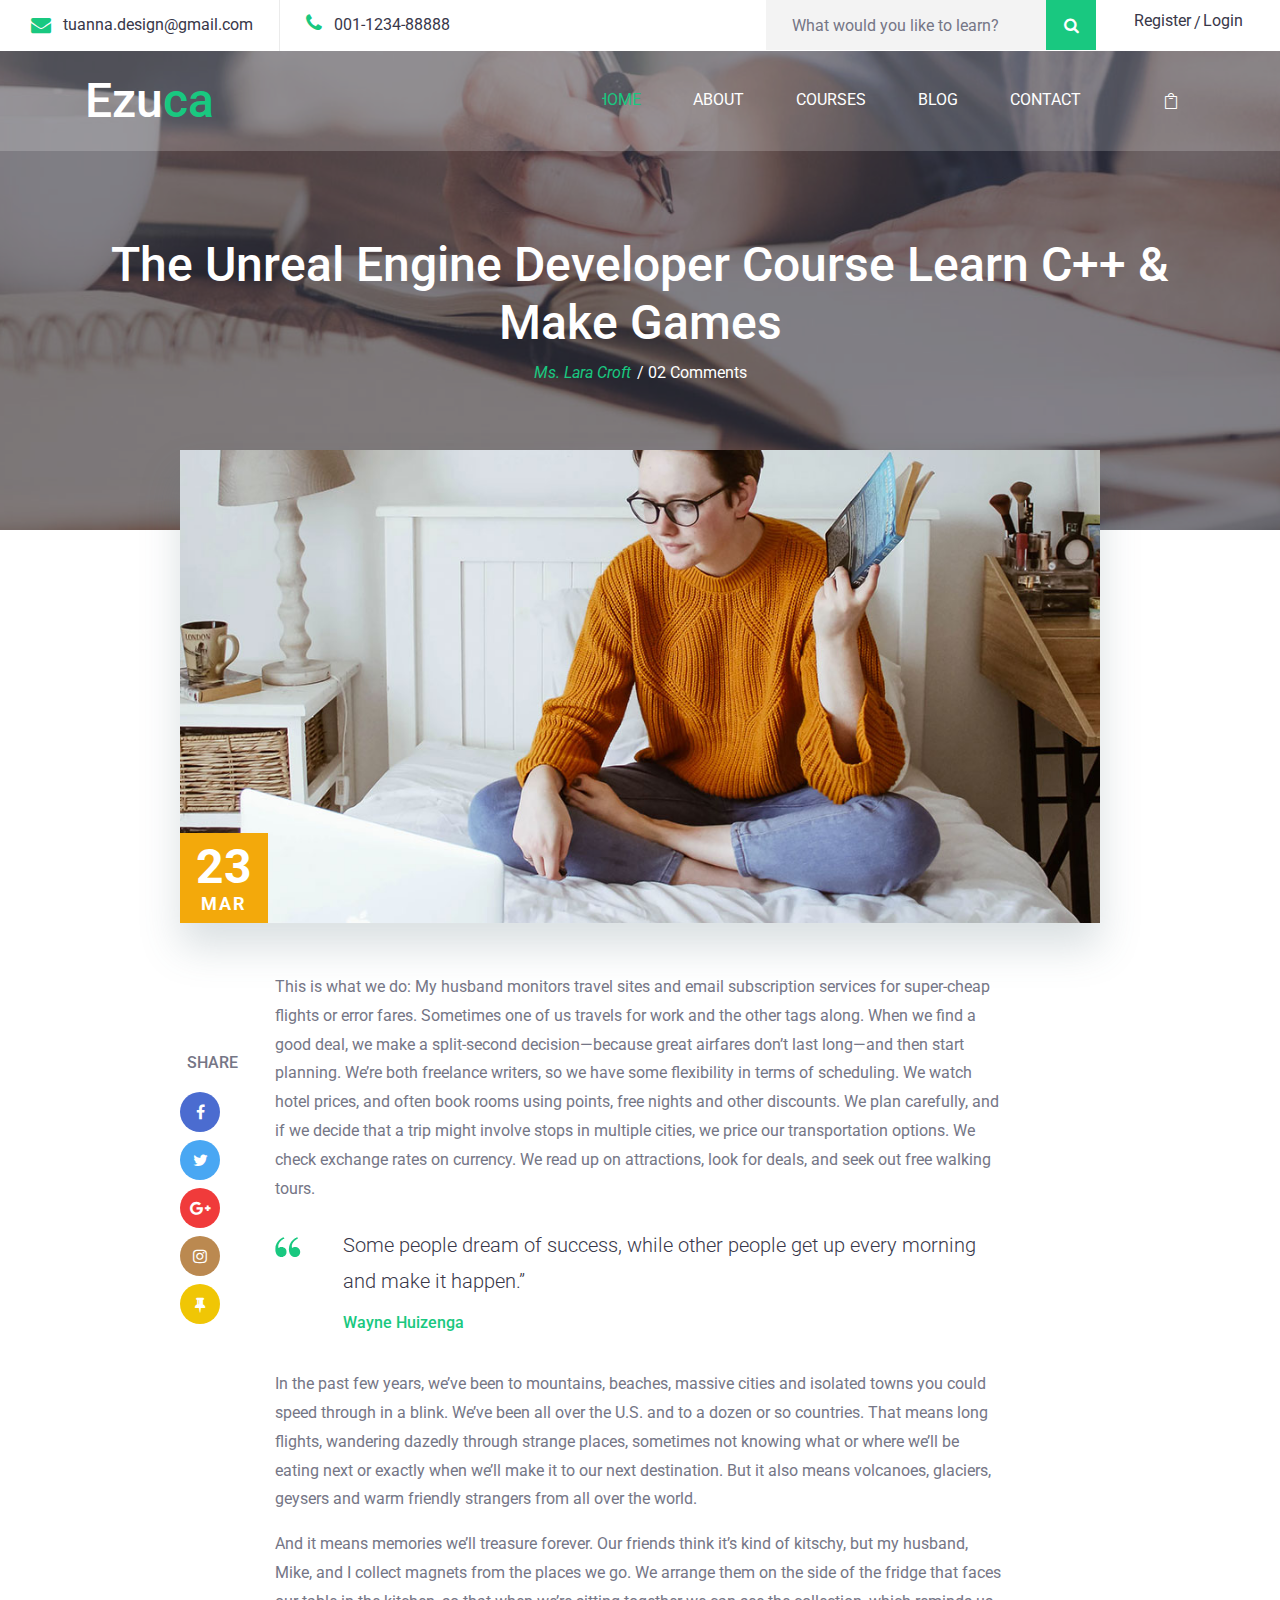
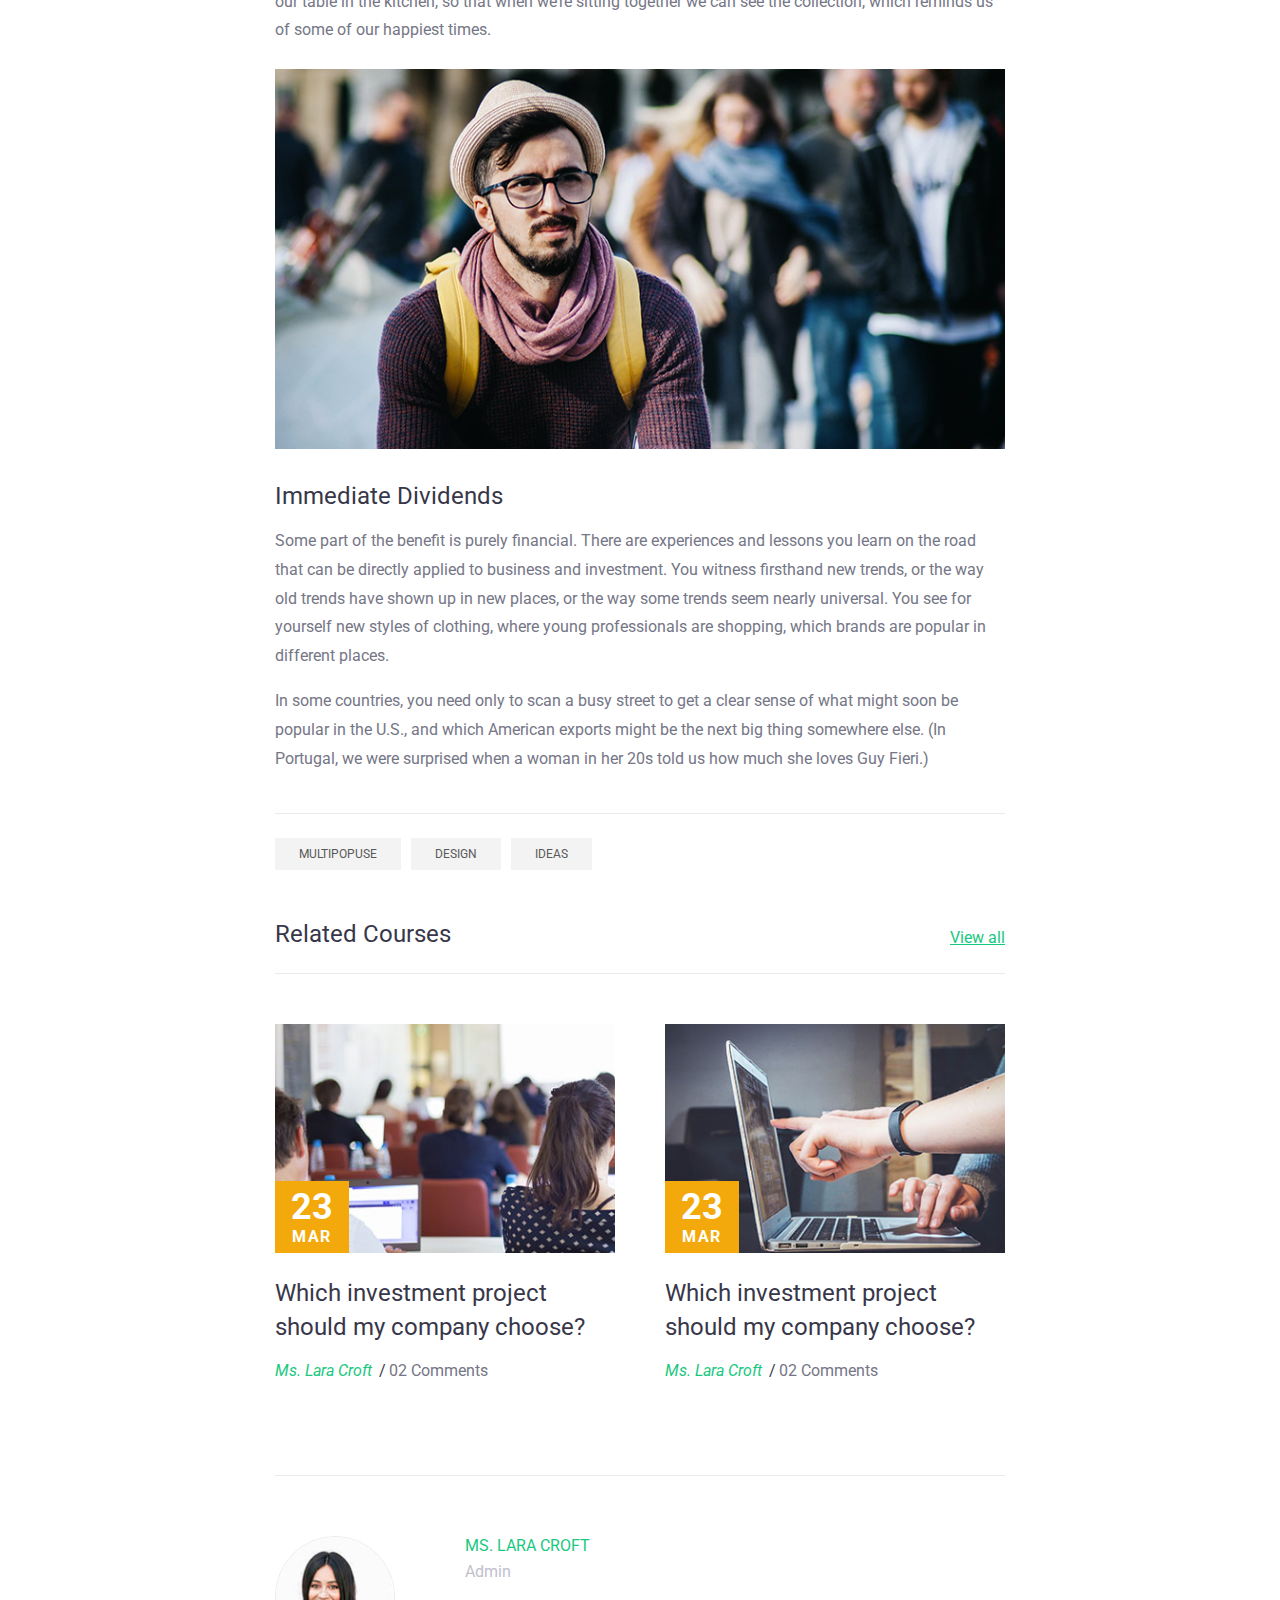
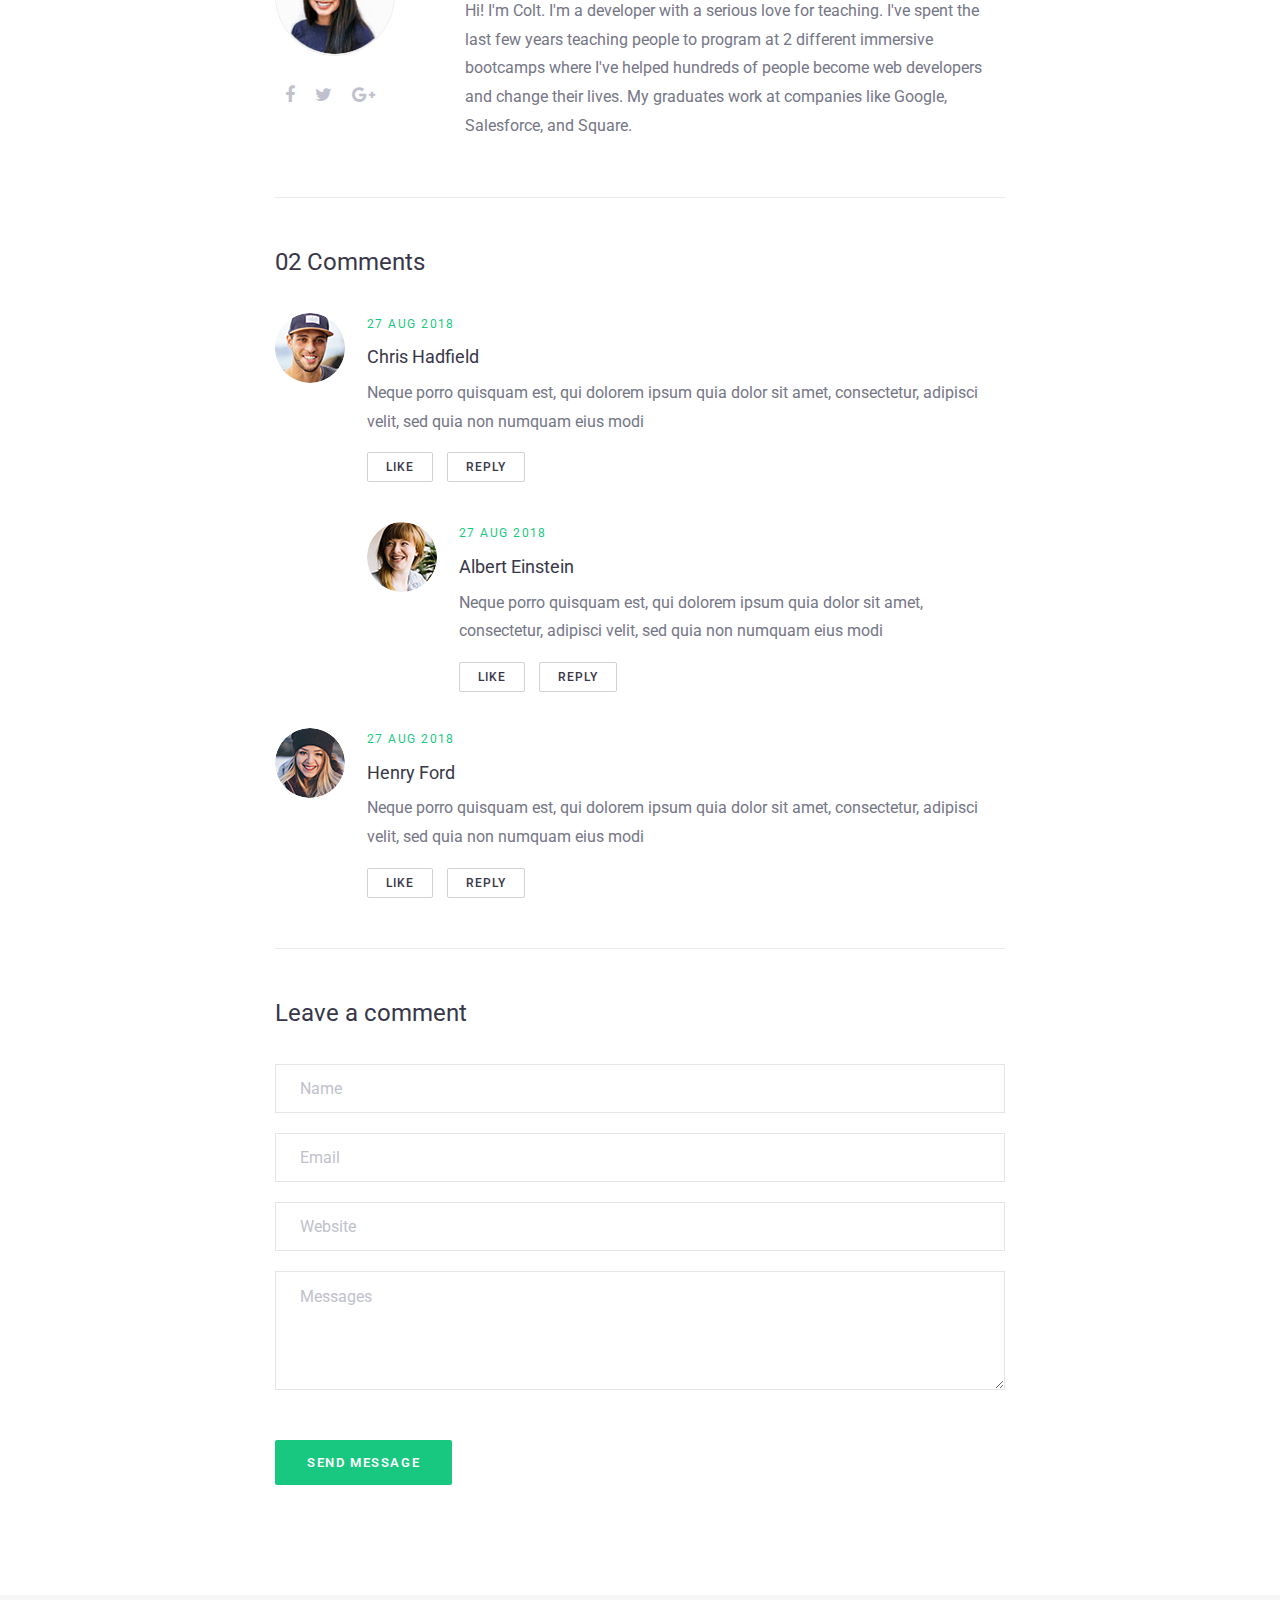
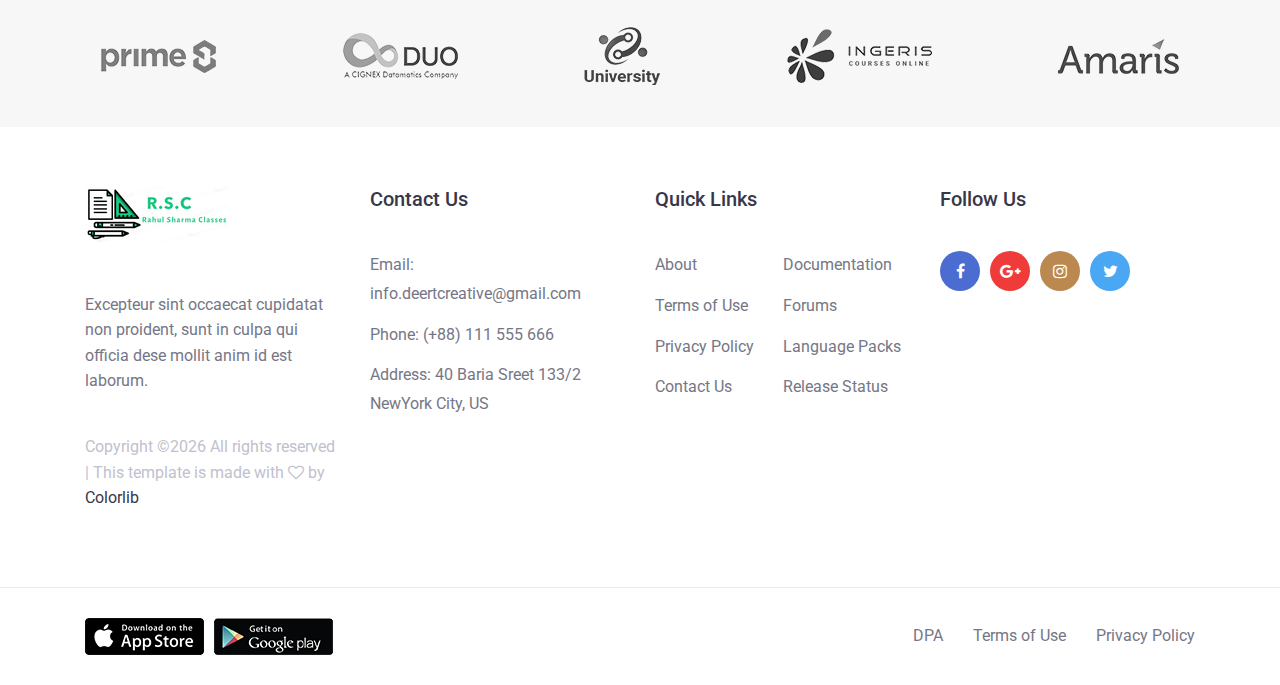
<file: single-post.html>
<!DOCTYPE html>
<html lang="en">
<head>
    <title>Hello World</title>

    <!-- Required meta tags -->
    <meta charset="utf-8">
    <meta name="viewport" content="width=device-width, initial-scale=1, shrink-to-fit=no">

    <!-- Bootstrap CSS -->
    <link rel="stylesheet" href="css/bootstrap.min.css">

    <!-- FontAwesome CSS -->
    <link rel="stylesheet" href="css/font-awesome.min.css">

    <!-- ElegantFonts CSS -->
    <link rel="stylesheet" href="css/elegant-fonts.css">

    <!-- themify-icons CSS -->
    <link rel="stylesheet" href="css/themify-icons.css">

    <!-- Swiper CSS -->
    <link rel="stylesheet" href="css/swiper.min.css">

    <!-- Styles -->
    <link rel="stylesheet" href="style.css">
</head>
<body class="single-blog-post">
    <div class="page-header">
        <header class="site-header">
            <div class="top-header-bar">
                <div class="container-fluid">
                    <div class="row">
                        <div class="col-12 col-lg-6 d-none d-md-flex flex-wrap justify-content-center justify-content-lg-start mb-3 mb-lg-0">
                            <div class="header-bar-email d-flex align-items-center">
                                <i class="fa fa-envelope"></i><a href="#">tuanna.design@gmail.com</a>
                            </div><!-- .header-bar-email -->

                            <div class="header-bar-text lg-flex align-items-center">
                                <p><i class="fa fa-phone"></i>001-1234-88888 </p>
                            </div><!-- .header-bar-text -->
                        </div><!-- .col -->

                        <div class="col-12 col-lg-6 d-flex flex-wrap justify-content-center justify-content-lg-end align-items-center">
                            <div class="header-bar-search">
                                <form class="flex align-items-stretch">
                                    <input type="search" placeholder="What would you like to learn?">
                                    <button type="submit" value="" class="flex justify-content-center align-items-center"><i class="fa fa-search"></i></button>
                                </form>
                            </div><!-- .header-bar-search -->

                            <div class="header-bar-menu">
                                <ul class="flex justify-content-center align-items-center py-2 pt-md-0">
                                    <li><a href="#">Register</a></li>
                                    <li><a href="#">Login</a></li>
                                </ul>
                            </div><!-- .header-bar-menu -->
                        </div><!-- .col -->
                    </div><!-- .row -->
                </div><!-- .container-fluid -->
            </div><!-- .top-header-bar -->

            <div class="nav-bar">
                <div class="container">
                    <div class="row">
                        <div class="col-9 col-lg-3">
                            <div class="site-branding">
                                <h1 class="site-title"><a href="index.html" rel="home">Ezu<span>ca</span></a></h1>
                            </div><!-- .site-branding -->
                        </div><!-- .col -->

                        <div class="col-3 col-lg-9 flex justify-content-end align-content-center">
                            <nav class="site-navigation flex justify-content-end align-items-center">
                                <ul class="flex flex-column flex-lg-row justify-content-lg-end align-content-center">
                                    <li class="current-menu-item"><a href="index.html">Home</a></li>
                                    <li><a href="#">About</a></li>
                                    <li><a href="#">Courses</a></li>
                                    <li><a href="#">blog</a></li>
                                    <li><a href="#">Contact</a></li>
                                </ul>

                                <div class="hamburger-menu d-lg-none">
                                    <span></span>
                                    <span></span>
                                    <span></span>
                                    <span></span>
                                </div><!-- .hamburger-menu -->

                                <div class="header-bar-cart">
                                    <a href="#" class="flex justify-content-center align-items-center"><span aria-hidden="true" class="icon_bag_alt"></span></a>
                                </div><!-- .header-bar-search -->
                            </nav><!-- .site-navigation -->
                        </div><!-- .col -->
                    </div><!-- .row -->
                </div><!-- .container -->
            </div><!-- .nav-bar -->
        </header><!-- .site-header -->

        <div class="page-header-overlay">
            <div class="container">
                <div class="row">
                    <div class="col-12">
                        <header class="entry-header">
                            <h1 class="entry-title">The Unreal Engine Developer Course Learn C++ & Make Games</h1>

                            <div class="entry-meta flex justify-content-center align-items-center">
                                <div class="post-author"><a href="#">Ms. Lara Croft </a></div>

                                <div class="post-comments"><a href="#">02 Comments</a></div>
                            </div><!-- .entry-meta -->
                        </header><!-- .entry-header -->
                    </div><!-- .col -->
                </div><!-- .row -->
            </div><!-- .container -->
        </div><!-- .page-header-overlay -->
    </div><!-- .page-header -->

    <div class="container">
        <div class="row">
            <div class="col-12 offset-lg-1 col-lg-10">
                <div class="featured-image">
                    <img src="images/single-post.jpg" alt="">

                    <div class="posted-date position-absolute">
                        <div class="day">23</div>
                        <div class="month">mar</div>
                    </div><!-- .posted-date -->
                </div><!-- .featured-image -->
            </div><!-- .col -->
        </div><!-- .row -->

        <div class="row">
            <div class="col-12 offset-lg-1 col-lg-1">
                <div class="post-share">
                    <h3>share</h3>

                    <ul class="flex flex-wrap align-items-center p-0 m-0">
                        <li><a href="#"><i class="fa fa-facebook"></i></a></li>
                        <li><a href="#"><i class="fa fa-twitter"></i></a></li>
                        <li><a href="#"><i class="fa fa-google-plus"></i></a></li>
                        <li><a href="#"><i class="fa fa-instagram"></i></a></li>
                        <li><a href="#"><i class="fa fa-thumb-tack"></i></a></li>
                    </ul>
                </div><!-- .post-share -->
            </div><!-- .col -->

            <div class="col-12 col-lg-8">
                <div class="single-post-wrap">
                    <p>This is what we do: My husband monitors travel sites and email subscription services for super-cheap flights or error fares. Sometimes one of us travels for work and the other tags along. When we find a good deal, we make a split-second decision—because great airfares don’t last long—and then start planning. We’re both freelance writers, so we have some flexibility in terms of scheduling. We watch hotel prices, and often book rooms using points, free nights and other discounts. We plan carefully, and if we decide that a trip might involve stops in multiple cities, we price our transportation options. We check exchange rates on currency. We read up on attractions, look for deals, and seek out free walking tours.</p>

                    <blockquote>
                        Some people dream of success, while other people get up every morning and make it happen.”

                        <span>Wayne Huizenga</span>
                    </blockquote>

                    <p>In the past few years, we’ve been to mountains, beaches, massive cities and isolated towns you could speed through in a blink. We’ve been all over the U.S. and to a dozen or so countries. That means long flights, wandering dazedly through strange places, sometimes not knowing what or where we’ll be eating next or exactly when we’ll make it to our next destination. But it also means volcanoes, glaciers, geysers and warm friendly strangers from all over the world.</p>

                    <p>And it means memories we’ll treasure forever. Our friends think it’s kind of kitschy, but my husband, Mike, and I collect magnets from the places we go. We arrange them on the side of the fridge that faces our table in the kitchen, so that when we’re sitting together we can see the collection, which reminds us of some of our happiest times.</p>

                    <figure class="my-4"><img src="images/blog-post-img.png" alt=""></figure>

                    <h3 class="mb-3">Immediate Dividends</h3>

                    <p>Some part of the benefit is purely financial. There are experiences and lessons you learn on the road that can be directly applied to business and investment. You witness firsthand new trends, or the way old trends have shown up in new places, or the way some trends seem nearly universal. You see for yourself new styles of clothing, where young professionals are shopping, which brands are popular in different places. </p>

                    <p>In some countries, you need only to scan a busy street to get a clear sense of what might soon be popular in the U.S., and which American exports might be the next big thing somewhere else. (In Portugal, we were surprised when a woman in her 20s told us how much she loves Guy Fieri.)</p>
                </div><!-- .single-post-wrap -->

                <div class="tags-links mt-4">
                    <ul class="d-flex flex-wrap align-items-center p-0 m-0">
                        <li><a href="#">Multipopuse</a></li>
                        <li><a href="#">Design</a></li>
                        <li><a href="#">Ideas</a></li>
                    </ul>
                </div><!-- .tags-links -->

                <div class="related-blog-posts">
                    <header class="entry-heading flex flex-wrap justify-content-between align-items-center">
                        <h2 class="entry-title">Related Courses</h2>

                        <a href="#">View all</a>
                    </header><!-- .entry-heading -->

                    <div class="row mx-m-25">
                        <div class="col-12 col-lg-6 px-25">
                            <div class="blog-post-content">
                                <figure class="blog-post-thumbnail position-relative m-0">
                                    <a href="#"><img src="images/b-5.jpg" alt=""></a>

                                    <div class="posted-date position-absolute">
                                        <div class="day">23</div>
                                        <div class="month">mar</div>
                                    </div>
                                </figure><!-- .blog-post-thumbnail -->

                                <div class="blog-post-content-wrap">
                                    <header class="entry-header">
                                        <h2 class="entry-title"><a href="#">Which investment project should my company choose?</a></h2>

                                        <div class="entry-meta flex flex-wrap align-items-center">
                                            <div class="post-author"><a href="#">Ms. Lara Croft </a></div>

                                            <div class="post-comments"><a href="#">02 Comments</a></div>
                                        </div><!-- .entry-meta -->
                                    </header><!-- .entry-header -->
                                </div><!-- .blog-post-content-wrap -->
                            </div><!-- .blog-post-content -->
                        </div><!-- .col -->

                        <div class="col-12 col-lg-6 px-25">
                            <div class="blog-post-content">
                                <figure class="blog-post-thumbnail position-relative m-0">
                                    <a href="#"><img src="images/b-6.jpg" alt=""></a>

                                    <div class="posted-date position-absolute">
                                        <div class="day">23</div>
                                        <div class="month">mar</div>
                                    </div>
                                </figure><!-- .blog-post-thumbnail -->

                                <div class="blog-post-content-wrap">
                                    <header class="entry-header">
                                        <h2 class="entry-title"><a href="#">Which investment project should my company choose?</a></h2>

                                        <div class="entry-meta flex flex-wrap align-items-center">
                                            <div class="post-author"><a href="#">Ms. Lara Croft </a></div>

                                            <div class="post-comments"><a href="#">02 Comments</a></div>
                                        </div><!-- .entry-meta -->
                                    </header><!-- .entry-header -->
                                </div><!-- .blog-post-content-wrap -->
                            </div><!-- .blog-post-content -->
                        </div><!-- .col -->
                    </div><!-- .row -->
                </div><!-- .related-course -->

                <div class="author-box">
                    <div class="author-info flex flex-wrap">
                        <div class="author-avatar">
                            <img src="images/instructor.jpg" alt="">

                            <ul class="author-social-profile p-0 m-0 mt-3 d-flex flex-wrap align-items-center">
                                <li><a href="#"><i class="fa fa-facebook"></i></a></li>
                                <li><a href="#"><i class="fa fa-twitter"></i></a></li>
                                <li><a href="#"><i class="fa fa-google-plus"></i></a></li>
                            </ul>
                        </div><!-- .author-avatar -->

                        <div class="author-details">
                            <h3 class="author-name">Ms. Lara Croft <span>Admin</span></h3>

                            <div class="entry-content mt-3">
                                <p>Hi! I'm Colt. I'm a developer with a serious love for teaching. I've spent the last few years teaching people to program at 2 different immersive bootcamps where I've helped hundreds of people become web developers and change their lives. My graduates work at companies like Google, Salesforce, and Square.</p>
                            </div><!-- .entry-content -->
                        </div><!-- .author-details -->
                    </div><!-- .author-info -->
                </div><!-- .author-box -->

                <div class="post-comments-wrap">
                    <div class="post-comments">
                        <h3 class="comments-title"><span class="comments-number">02 Comments</span></h3>

                        <ol class="comment-list">
                            <li class="comment">
                                <article class="comment-body">
                                    <figure class="comment-author-avatar">
                                        <img src="images/c-1.png" alt="">
                                    </figure><!-- .comment-author-avatar -->

                                    <div class="comment-wrap">
                                        <div class="comment-author">
                                            <span class="comment-meta d-block">
                                                <a href="#">27 Aug 2018</a>
                                            </span><!-- .comment-meta -->

                                            <span class="fn">
                                                <a href="#">Chris Hadfield</a>
                                            </span><!-- .fn -->
                                        </div><!-- .comment-author -->

                                        <p>Neque porro quisquam est, qui dolorem ipsum quia dolor sit amet, consectetur, adipisci velit, sed quia non numquam eius modi</p>

                                        <div class="reply">
                                            <a href="#">like</a>
                                            <a href="#">reply</a>
                                        </div><!-- .reply -->
                                    </div><!-- .comment-wrap -->

                                    <div class="clearfix"></div>
                                </article><!-- .comment-body -->

                                <ol class="children">
                                    <li class="comment">
                                        <article class="comment-body">
                                            <figure class="comment-author-avatar">
                                                <img src="images/c-2.png" alt="">
                                            </figure><!-- .comment-author-avatar -->

                                            <div class="comment-wrap">
                                                <div class="comment-author">
                                                    <span class="comment-meta d-block">
                                                        <a href="#">27 Aug 2018</a>
                                                    </span><!-- .comment-meta -->

                                                    <span class="fn">
                                                        <a href="#">Albert Einstein</a>
                                                    </span><!-- .fn -->
                                                </div><!-- .comment-author -->

                                                <p>Neque porro quisquam est, qui dolorem ipsum quia dolor sit amet, consectetur, adipisci velit, sed quia non numquam eius modi </p>

                                                <div class="reply">
                                                    <a href="#">like</a>
                                                    <a href="#">reply</a>
                                                </div><!-- .reply -->
                                            </div><!-- .comment-wrap -->

                                            <div class="clearfix"></div>
                                        </article><!-- .comment-body -->
                                    </li><!-- .comment -->
                                </ol><!-- .children -->
                            </li><!-- .comment -->

                            <li class="comment">
                                <article class="comment-body">
                                    <figure class="comment-author-avatar">
                                        <img src="images/c-3.png" alt="">
                                    </figure><!-- .comment-author-avatar -->

                                    <div class="comment-wrap">
                                        <div class="comment-author">
                                            <span class="comment-meta d-block">
                                                <a href="#">27 Aug 2018</a>
                                            </span><!-- .comment-meta -->

                                            <span class="fn">
                                                <a href="#">Henry Ford</a>
                                            </span><!-- .comment-autho -->
                                        </div><!-- .comment-author -->

                                        <p>Neque porro quisquam est, qui dolorem ipsum quia dolor sit amet, consectetur, adipisci velit, sed quia non numquam eius modi </p>

                                        <div class="reply">
                                            <a href="#">like</a>
                                            <a href="#">reply</a>
                                        </div><!-- .reply -->
                                    </div><!-- .comment-wrap -->

                                    <div class="clearfix"></div>
                                </article><!-- .comment-body -->
                            </li><!-- .comment -->
                        </ol><!-- .comment-list -->
                    </div><!-- .post-comments -->

                    <div class="comments-form">
                        <div class="comment-respond">
                            <h3 class="comment-reply-title">Leave a comment</h3>

                            <form class="comment-form">
                                <input type="text" placeholder="Name">
                                <input type="email" placeholder="Email">
                                <input type="url" placeholder="Website">
                                <textarea rows="4" placeholder="Messages"></textarea>
                                <input type="submit" value="send message">
                            </form><!-- .comment-form -->
                        </div><!-- .comment-respond -->
                    </div><!-- .comments-form -->
                </div><!-- .post-comments-wrap -->
            </div><!-- .col -->
        </div><!-- .row -->
    </div><!-- .container -->

    <div class="clients-logo">
        <div class="container">
            <div class="row">
                <div class="col-12 flex flex-wrap justify-content-center justify-content-lg-between align-items-center">
                    <div class="logo-wrap">
                        <img src="images/logo-1.png" alt="">
                    </div><!-- .logo-wrap -->

                    <div class="logo-wrap">
                        <img src="images/logo-2.png" alt="">
                    </div><!-- .logo-wrap -->

                    <div class="logo-wrap">
                        <img src="images/logo-3.png" alt="">
                    </div><!-- .logo-wrap -->

                    <div class="logo-wrap">
                        <img src="images/logo-4.png" alt="">
                    </div><!-- .logo-wrap -->

                    <div class="logo-wrap">
                        <img src="images/logo-5.png" alt="">
                    </div><!-- .logo-wrap -->
                </div><!-- .col -->
            </div><!-- .row -->
        </div><!-- .container -->
    </div><!-- .clients-logo -->

    <footer class="site-footer">
        <div class="footer-widgets">
            <div class="container">
                <div class="row">
                    <div class="col-12 col-md-6 col-lg-3">
                        <div class="foot-about">
                            <a class="foot-logo" href="#"><img src="images/foot-logo.png" alt=""></a>

                            <p>Excepteur sint occaecat cupidatat non proident, sunt in culpa qui officia dese mollit anim id est laborum. </p>

                            <p class="footer-copyright"><!-- Link back to Colorlib can't be removed. Template is licensed under CC BY 3.0. -->
Copyright &copy;<script>document.write(new Date().getFullYear());</script> All rights reserved | This template is made with <i class="fa fa-heart-o" aria-hidden="true"></i> by <a href="https://colorlib.com" target="_blank">Colorlib</a>
<!-- Link back to Colorlib can't be removed. Template is licensed under CC BY 3.0. --></p>
                        </div><!-- .foot-about -->
                    </div><!-- .col -->

                    <div class="col-12 col-md-6 col-lg-3 mt-5 mt-md-0">
                        <div class="foot-contact">
                            <h2>Contact Us</h2>

                            <ul>
                                <li>Email: info.deertcreative@gmail.com</li>
                                <li>Phone: (+88) 111 555 666</li>
                                <li>Address: 40 Baria Sreet 133/2 NewYork City, US</li>
                            </ul>
                        </div><!-- .foot-contact -->
                    </div><!-- .col -->

                    <div class="col-12 col-md-6 col-lg-3 mt-5 mt-lg-0">
                        <div class="quick-links flex flex-wrap">
                            <h2 class="w-100">Quick Links</h2>

                            <ul class="w-50">
                                <li><a href="#">About </a></li>
                                <li><a href="#">Terms of Use </a></li>
                                <li><a href="#">Privacy Policy </a></li>
                                <li><a href="#">Contact Us</a></li>
                            </ul>

                            <ul class="w-50">
                                <li><a href="#">Documentation</a></li>
                                <li><a href="#">Forums</a></li>
                                <li><a href="#">Language Packs</a></li>
                                <li><a href="#">Release Status</a></li>
                            </ul>
                        </div><!-- .quick-links -->
                    </div><!-- .col -->

                    <div class="col-12 col-md-6 col-lg-3 mt-5 mt-lg-0">
                        <div class="follow-us">
                            <h2>Follow Us</h2>

                            <ul class="follow-us flex flex-wrap align-items-center">
                                <li><a href="#"><i class="fa fa-facebook"></i></a></li>
                                <li><a href="#"><i class="fa fa-google-plus"></i></a></li>
                                <li><a href="#"><i class="fa fa-instagram"></i></a></li>
                                <li><a href="#"><i class="fa fa-twitter"></i></a></li>
                            </ul>
                        </div><!-- .quick-links -->
                    </div><!-- .col -->
                </div><!-- .row -->
            </div><!-- .container -->
        </div><!-- .footer-widgets -->

        <div class="footer-bar">
            <div class="container">
                <div class="row flex-wrap justify-content-center justify-content-lg-between align-items-center">
                    <div class="col-12 col-lg-6">
                        <div class="download-apps flex flex-wrap justify-content-center justify-content-lg-start align-items-center">
                            <a href="#"><img src="images/app-store.png" alt=""></a>
                            <a href="#"><img src="images/play-store.png" alt=""></a>
                        </div><!-- .download-apps -->

                    </div>

                    <div class="col-12 col-lg-6 mt-4 mt-lg-0">
                        <div class="footer-bar-nav">
                            <ul class="flex flex-wrap justify-content-center justify-content-lg-end align-items-center">
                                <li><a href="#">DPA</a></li>
                                <li><a href="#">Terms of Use</a></li>
                                <li><a href="#">Privacy Policy</a></li>
                            </ul>
                        </div><!-- .footer-bar-nav -->
                    </div><!-- .col-12 -->
                </div><!-- .row -->
            </div><!-- .container -->
        </div><!-- .footer-bar -->
    </footer><!-- .site-footer -->

    <script type='text/javascript' src='js/jquery.js'></script>
    <script type='text/javascript' src='js/swiper.min.js'></script>
    <script type='text/javascript' src='js/masonry.pkgd.min.js'></script>
    <script type='text/javascript' src='js/jquery.collapsible.min.js'></script>
    <script type='text/javascript' src='js/custom.js'></script>

</body>
</html>
</file>
<file: css/elegant-fonts.css>
@font-face {
	font-family: 'ElegantIcons';
	src:url('../fonts/ElegantIcons.eot');
	src:url('../fonts/ElegantIcons.eot?#iefix') format('embedded-opentype'),
		url('../fonts/ElegantIcons.woff') format('woff'),
		url('../fonts/ElegantIcons.ttf') format('truetype'),
		url('../fonts/ElegantIcons.svg#ElegantIcons') format('svg');
	font-weight: normal;
	font-style: normal;
}

/* Use the following CSS code if you want to use data attributes for inserting your icons */
[data-icon]:before {
	font-family: 'ElegantIcons';
	content: attr(data-icon);
	speak: none;
	font-weight: normal;
	font-variant: normal;
	text-transform: none;
	line-height: 1;
	-webkit-font-smoothing: antialiased;
	-moz-osx-font-smoothing: grayscale;
}

/* Use the following CSS code if you want to have a class per icon */
/*
Instead of a list of all class selectors,
you can use the generic selector below, but it's slower:
[class*="your-class-prefix"] {
*/
.arrow_up, .arrow_down, .arrow_left, .arrow_right, .arrow_left-up, .arrow_right-up, .arrow_right-down, .arrow_left-down, .arrow-up-down, .arrow_up-down_alt, .arrow_left-right_alt, .arrow_left-right, .arrow_expand_alt2, .arrow_expand_alt, .arrow_condense, .arrow_expand, .arrow_move, .arrow_carrot-up, .arrow_carrot-down, .arrow_carrot-left, .arrow_carrot-right, .arrow_carrot-2up, .arrow_carrot-2down, .arrow_carrot-2left, .arrow_carrot-2right, .arrow_carrot-up_alt2, .arrow_carrot-down_alt2, .arrow_carrot-left_alt2, .arrow_carrot-right_alt2, .arrow_carrot-2up_alt2, .arrow_carrot-2down_alt2, .arrow_carrot-2left_alt2, .arrow_carrot-2right_alt2, .arrow_triangle-up, .arrow_triangle-down, .arrow_triangle-left, .arrow_triangle-right, .arrow_triangle-up_alt2, .arrow_triangle-down_alt2, .arrow_triangle-left_alt2, .arrow_triangle-right_alt2, .arrow_back, .icon_minus-06, .icon_plus, .icon_close, .icon_check, .icon_minus_alt2, .icon_plus_alt2, .icon_close_alt2, .icon_check_alt2, .icon_zoom-out_alt, .icon_zoom-in_alt, .icon_search, .icon_box-empty, .icon_box-selected, .icon_minus-box, .icon_plus-box, .icon_box-checked, .icon_circle-empty, .icon_circle-slelected, .icon_stop_alt2, .icon_stop, .icon_pause_alt2, .icon_pause, .icon_menu, .icon_menu-square_alt2, .icon_menu-circle_alt2, .icon_ul, .icon_ol, .icon_adjust-horiz, .icon_adjust-vert, .icon_document_alt, .icon_documents_alt, .icon_pencil, .icon_pencil-edit_alt, .icon_pencil-edit, .icon_folder-alt, .icon_folder-open_alt, .icon_folder-add_alt, .icon_info_alt, .icon_error-oct_alt, .icon_error-circle_alt, .icon_error-triangle_alt, .icon_question_alt2, .icon_question, .icon_comment_alt, .icon_chat_alt, .icon_vol-mute_alt, .icon_volume-low_alt, .icon_volume-high_alt, .icon_quotations, .icon_quotations_alt2, .icon_clock_alt, .icon_lock_alt, .icon_lock-open_alt, .icon_key_alt, .icon_cloud_alt, .icon_cloud-upload_alt, .icon_cloud-download_alt, .icon_image, .icon_images, .icon_lightbulb_alt, .icon_gift_alt, .icon_house_alt, .icon_genius, .icon_mobile, .icon_tablet, .icon_laptop, .icon_desktop, .icon_camera_alt, .icon_mail_alt, .icon_cone_alt, .icon_ribbon_alt, .icon_bag_alt, .icon_creditcard, .icon_cart_alt, .icon_paperclip, .icon_tag_alt, .icon_tags_alt, .icon_trash_alt, .icon_cursor_alt, .icon_mic_alt, .icon_compass_alt, .icon_pin_alt, .icon_pushpin_alt, .icon_map_alt, .icon_drawer_alt, .icon_toolbox_alt, .icon_book_alt, .icon_calendar, .icon_film, .icon_table, .icon_contacts_alt, .icon_headphones, .icon_lifesaver, .icon_piechart, .icon_refresh, .icon_link_alt, .icon_link, .icon_loading, .icon_blocked, .icon_archive_alt, .icon_heart_alt, .icon_star_alt, .icon_star-half_alt, .icon_star, .icon_star-half, .icon_tools, .icon_tool, .icon_cog, .icon_cogs, .arrow_up_alt, .arrow_down_alt, .arrow_left_alt, .arrow_right_alt, .arrow_left-up_alt, .arrow_right-up_alt, .arrow_right-down_alt, .arrow_left-down_alt, .arrow_condense_alt, .arrow_expand_alt3, .arrow_carrot_up_alt, .arrow_carrot-down_alt, .arrow_carrot-left_alt, .arrow_carrot-right_alt, .arrow_carrot-2up_alt, .arrow_carrot-2dwnn_alt, .arrow_carrot-2left_alt, .arrow_carrot-2right_alt, .arrow_triangle-up_alt, .arrow_triangle-down_alt, .arrow_triangle-left_alt, .arrow_triangle-right_alt, .icon_minus_alt, .icon_plus_alt, .icon_close_alt, .icon_check_alt, .icon_zoom-out, .icon_zoom-in, .icon_stop_alt, .icon_menu-square_alt, .icon_menu-circle_alt, .icon_document, .icon_documents, .icon_pencil_alt, .icon_folder, .icon_folder-open, .icon_folder-add, .icon_folder_upload, .icon_folder_download, .icon_info, .icon_error-circle, .icon_error-oct, .icon_error-triangle, .icon_question_alt, .icon_comment, .icon_chat, .icon_vol-mute, .icon_volume-low, .icon_volume-high, .icon_quotations_alt, .icon_clock, .icon_lock, .icon_lock-open, .icon_key, .icon_cloud, .icon_cloud-upload, .icon_cloud-download, .icon_lightbulb, .icon_gift, .icon_house, .icon_camera, .icon_mail, .icon_cone, .icon_ribbon, .icon_bag, .icon_cart, .icon_tag, .icon_tags, .icon_trash, .icon_cursor, .icon_mic, .icon_compass, .icon_pin, .icon_pushpin, .icon_map, .icon_drawer, .icon_toolbox, .icon_book, .icon_contacts, .icon_archive, .icon_heart, .icon_profile, .icon_group, .icon_grid-2x2, .icon_grid-3x3, .icon_music, .icon_pause_alt, .icon_phone, .icon_upload, .icon_download, .social_facebook, .social_twitter, .social_pinterest, .social_googleplus, .social_tumblr, .social_tumbleupon, .social_wordpress, .social_instagram, .social_dribbble, .social_vimeo, .social_linkedin, .social_rss, .social_deviantart, .social_share, .social_myspace, .social_skype, .social_youtube, .social_picassa, .social_googledrive, .social_flickr, .social_blogger, .social_spotify, .social_delicious, .social_facebook_circle, .social_twitter_circle, .social_pinterest_circle, .social_googleplus_circle, .social_tumblr_circle, .social_stumbleupon_circle, .social_wordpress_circle, .social_instagram_circle, .social_dribbble_circle, .social_vimeo_circle, .social_linkedin_circle, .social_rss_circle, .social_deviantart_circle, .social_share_circle, .social_myspace_circle, .social_skype_circle, .social_youtube_circle, .social_picassa_circle, .social_googledrive_alt2, .social_flickr_circle, .social_blogger_circle, .social_spotify_circle, .social_delicious_circle, .social_facebook_square, .social_twitter_square, .social_pinterest_square, .social_googleplus_square, .social_tumblr_square, .social_stumbleupon_square, .social_wordpress_square, .social_instagram_square, .social_dribbble_square, .social_vimeo_square, .social_linkedin_square, .social_rss_square, .social_deviantart_square, .social_share_square, .social_myspace_square, .social_skype_square, .social_youtube_square, .social_picassa_square, .social_googledrive_square, .social_flickr_square, .social_blogger_square, .social_spotify_square, .social_delicious_square, .icon_printer, .icon_calulator, .icon_building, .icon_floppy, .icon_drive, .icon_search-2, .icon_id, .icon_id-2, .icon_puzzle, .icon_like, .icon_dislike, .icon_mug, .icon_currency, .icon_wallet, .icon_pens, .icon_easel, .icon_flowchart, .icon_datareport, .icon_briefcase, .icon_shield, .icon_percent, .icon_globe, .icon_globe-2, .icon_target, .icon_hourglass, .icon_balance, .icon_rook, .icon_printer-alt, .icon_calculator_alt, .icon_building_alt, .icon_floppy_alt, .icon_drive_alt, .icon_search_alt, .icon_id_alt, .icon_id-2_alt, .icon_puzzle_alt, .icon_like_alt, .icon_dislike_alt, .icon_mug_alt, .icon_currency_alt, .icon_wallet_alt, .icon_pens_alt, .icon_easel_alt, .icon_flowchart_alt, .icon_datareport_alt, .icon_briefcase_alt, .icon_shield_alt, .icon_percent_alt, .icon_globe_alt, .icon_clipboard {
	font-family: 'ElegantIcons';
	speak: none;
	font-style: normal;
	font-weight: normal;
	font-variant: normal;
	text-transform: none;
	line-height: 1;
	-webkit-font-smoothing: antialiased;
}
.arrow_up:before {
	content: "\21";
}
.arrow_down:before {
	content: "\22";
}
.arrow_left:before {
	content: "\23";
}
.arrow_right:before {
	content: "\24";
}
.arrow_left-up:before {
	content: "\25";
}
.arrow_right-up:before {
	content: "\26";
}
.arrow_right-down:before {
	content: "\27";
}
.arrow_left-down:before {
	content: "\28";
}
.arrow-up-down:before {
	content: "\29";
}
.arrow_up-down_alt:before {
	content: "\2a";
}
.arrow_left-right_alt:before {
	content: "\2b";
}
.arrow_left-right:before {
	content: "\2c";
}
.arrow_expand_alt2:before {
	content: "\2d";
}
.arrow_expand_alt:before {
	content: "\2e";
}
.arrow_condense:before {
	content: "\2f";
}
.arrow_expand:before {
	content: "\30";
}
.arrow_move:before {
	content: "\31";
}
.arrow_carrot-up:before {
	content: "\32";
}
.arrow_carrot-down:before {
	content: "\33";
}
.arrow_carrot-left:before {
	content: "\34";
}
.arrow_carrot-right:before {
	content: "\35";
}
.arrow_carrot-2up:before {
	content: "\36";
}
.arrow_carrot-2down:before {
	content: "\37";
}
.arrow_carrot-2left:before {
	content: "\38";
}
.arrow_carrot-2right:before {
	content: "\39";
}
.arrow_carrot-up_alt2:before {
	content: "\3a";
}
.arrow_carrot-down_alt2:before {
	content: "\3b";
}
.arrow_carrot-left_alt2:before {
	content: "\3c";
}
.arrow_carrot-right_alt2:before {
	content: "\3d";
}
.arrow_carrot-2up_alt2:before {
	content: "\3e";
}
.arrow_carrot-2down_alt2:before {
	content: "\3f";
}
.arrow_carrot-2left_alt2:before {
	content: "\40";
}
.arrow_carrot-2right_alt2:before {
	content: "\41";
}
.arrow_triangle-up:before {
	content: "\42";
}
.arrow_triangle-down:before {
	content: "\43";
}
.arrow_triangle-left:before {
	content: "\44";
}
.arrow_triangle-right:before {
	content: "\45";
}
.arrow_triangle-up_alt2:before {
	content: "\46";
}
.arrow_triangle-down_alt2:before {
	content: "\47";
}
.arrow_triangle-left_alt2:before {
	content: "\48";
}
.arrow_triangle-right_alt2:before {
	content: "\49";
}
.arrow_back:before {
	content: "\4a";
}
.icon_minus-06:before {
	content: "\4b";
}
.icon_plus:before {
	content: "\4c";
}
.icon_close:before {
	content: "\4d";
}
.icon_check:before {
	content: "\4e";
}
.icon_minus_alt2:before {
	content: "\4f";
}
.icon_plus_alt2:before {
	content: "\50";
}
.icon_close_alt2:before {
	content: "\51";
}
.icon_check_alt2:before {
	content: "\52";
}
.icon_zoom-out_alt:before {
	content: "\53";
}
.icon_zoom-in_alt:before {
	content: "\54";
}
.icon_search:before {
	content: "\55";
}
.icon_box-empty:before {
	content: "\56";
}
.icon_box-selected:before {
	content: "\57";
}
.icon_minus-box:before {
	content: "\58";
}
.icon_plus-box:before {
	content: "\59";
}
.icon_box-checked:before {
	content: "\5a";
}
.icon_circle-empty:before {
	content: "\5b";
}
.icon_circle-slelected:before {
	content: "\5c";
}
.icon_stop_alt2:before {
	content: "\5d";
}
.icon_stop:before {
	content: "\5e";
}
.icon_pause_alt2:before {
	content: "\5f";
}
.icon_pause:before {
	content: "\60";
}
.icon_menu:before {
	content: "\61";
}
.icon_menu-square_alt2:before {
	content: "\62";
}
.icon_menu-circle_alt2:before {
	content: "\63";
}
.icon_ul:before {
	content: "\64";
}
.icon_ol:before {
	content: "\65";
}
.icon_adjust-horiz:before {
	content: "\66";
}
.icon_adjust-vert:before {
	content: "\67";
}
.icon_document_alt:before {
	content: "\68";
}
.icon_documents_alt:before {
	content: "\69";
}
.icon_pencil:before {
	content: "\6a";
}
.icon_pencil-edit_alt:before {
	content: "\6b";
}
.icon_pencil-edit:before {
	content: "\6c";
}
.icon_folder-alt:before {
	content: "\6d";
}
.icon_folder-open_alt:before {
	content: "\6e";
}
.icon_folder-add_alt:before {
	content: "\6f";
}
.icon_info_alt:before {
	content: "\70";
}
.icon_error-oct_alt:before {
	content: "\71";
}
.icon_error-circle_alt:before {
	content: "\72";
}
.icon_error-triangle_alt:before {
	content: "\73";
}
.icon_question_alt2:before {
	content: "\74";
}
.icon_question:before {
	content: "\75";
}
.icon_comment_alt:before {
	content: "\76";
}
.icon_chat_alt:before {
	content: "\77";
}
.icon_vol-mute_alt:before {
	content: "\78";
}
.icon_volume-low_alt:before {
	content: "\79";
}
.icon_volume-high_alt:before {
	content: "\7a";
}
.icon_quotations:before {
	content: "\7b";
}
.icon_quotations_alt2:before {
	content: "\7c";
}
.icon_clock_alt:before {
	content: "\7d";
}
.icon_lock_alt:before {
	content: "\7e";
}
.icon_lock-open_alt:before {
	content: "\e000";
}
.icon_key_alt:before {
	content: "\e001";
}
.icon_cloud_alt:before {
	content: "\e002";
}
.icon_cloud-upload_alt:before {
	content: "\e003";
}
.icon_cloud-download_alt:before {
	content: "\e004";
}
.icon_image:before {
	content: "\e005";
}
.icon_images:before {
	content: "\e006";
}
.icon_lightbulb_alt:before {
	content: "\e007";
}
.icon_gift_alt:before {
	content: "\e008";
}
.icon_house_alt:before {
	content: "\e009";
}
.icon_genius:before {
	content: "\e00a";
}
.icon_mobile:before {
	content: "\e00b";
}
.icon_tablet:before {
	content: "\e00c";
}
.icon_laptop:before {
	content: "\e00d";
}
.icon_desktop:before {
	content: "\e00e";
}
.icon_camera_alt:before {
	content: "\e00f";
}
.icon_mail_alt:before {
	content: "\e010";
}
.icon_cone_alt:before {
	content: "\e011";
}
.icon_ribbon_alt:before {
	content: "\e012";
}
.icon_bag_alt:before {
	content: "\e013";
}
.icon_creditcard:before {
	content: "\e014";
}
.icon_cart_alt:before {
	content: "\e015";
}
.icon_paperclip:before {
	content: "\e016";
}
.icon_tag_alt:before {
	content: "\e017";
}
.icon_tags_alt:before {
	content: "\e018";
}
.icon_trash_alt:before {
	content: "\e019";
}
.icon_cursor_alt:before {
	content: "\e01a";
}
.icon_mic_alt:before {
	content: "\e01b";
}
.icon_compass_alt:before {
	content: "\e01c";
}
.icon_pin_alt:before {
	content: "\e01d";
}
.icon_pushpin_alt:before {
	content: "\e01e";
}
.icon_map_alt:before {
	content: "\e01f";
}
.icon_drawer_alt:before {
	content: "\e020";
}
.icon_toolbox_alt:before {
	content: "\e021";
}
.icon_book_alt:before {
	content: "\e022";
}
.icon_calendar:before {
	content: "\e023";
}
.icon_film:before {
	content: "\e024";
}
.icon_table:before {
	content: "\e025";
}
.icon_contacts_alt:before {
	content: "\e026";
}
.icon_headphones:before {
	content: "\e027";
}
.icon_lifesaver:before {
	content: "\e028";
}
.icon_piechart:before {
	content: "\e029";
}
.icon_refresh:before {
	content: "\e02a";
}
.icon_link_alt:before {
	content: "\e02b";
}
.icon_link:before {
	content: "\e02c";
}
.icon_loading:before {
	content: "\e02d";
}
.icon_blocked:before {
	content: "\e02e";
}
.icon_archive_alt:before {
	content: "\e02f";
}
.icon_heart_alt:before {
	content: "\e030";
}
.icon_star_alt:before {
	content: "\e031";
}
.icon_star-half_alt:before {
	content: "\e032";
}
.icon_star:before {
	content: "\e033";
}
.icon_star-half:before {
	content: "\e034";
}
.icon_tools:before {
	content: "\e035";
}
.icon_tool:before {
	content: "\e036";
}
.icon_cog:before {
	content: "\e037";
}
.icon_cogs:before {
	content: "\e038";
}
.arrow_up_alt:before {
	content: "\e039";
}
.arrow_down_alt:before {
	content: "\e03a";
}
.arrow_left_alt:before {
	content: "\e03b";
}
.arrow_right_alt:before {
	content: "\e03c";
}
.arrow_left-up_alt:before {
	content: "\e03d";
}
.arrow_right-up_alt:before {
	content: "\e03e";
}
.arrow_right-down_alt:before {
	content: "\e03f";
}
.arrow_left-down_alt:before {
	content: "\e040";
}
.arrow_condense_alt:before {
	content: "\e041";
}
.arrow_expand_alt3:before {
	content: "\e042";
}
.arrow_carrot_up_alt:before {
	content: "\e043";
}
.arrow_carrot-down_alt:before {
	content: "\e044";
}
.arrow_carrot-left_alt:before {
	content: "\e045";
}
.arrow_carrot-right_alt:before {
	content: "\e046";
}
.arrow_carrot-2up_alt:before {
	content: "\e047";
}
.arrow_carrot-2dwnn_alt:before {
	content: "\e048";
}
.arrow_carrot-2left_alt:before {
	content: "\e049";
}
.arrow_carrot-2right_alt:before {
	content: "\e04a";
}
.arrow_triangle-up_alt:before {
	content: "\e04b";
}
.arrow_triangle-down_alt:before {
	content: "\e04c";
}
.arrow_triangle-left_alt:before {
	content: "\e04d";
}
.arrow_triangle-right_alt:before {
	content: "\e04e";
}
.icon_minus_alt:before {
	content: "\e04f";
}
.icon_plus_alt:before {
	content: "\e050";
}
.icon_close_alt:before {
	content: "\e051";
}
.icon_check_alt:before {
	content: "\e052";
}
.icon_zoom-out:before {
	content: "\e053";
}
.icon_zoom-in:before {
	content: "\e054";
}
.icon_stop_alt:before {
	content: "\e055";
}
.icon_menu-square_alt:before {
	content: "\e056";
}
.icon_menu-circle_alt:before {
	content: "\e057";
}
.icon_document:before {
	content: "\e058";
}
.icon_documents:before {
	content: "\e059";
}
.icon_pencil_alt:before {
	content: "\e05a";
}
.icon_folder:before {
	content: "\e05b";
}
.icon_folder-open:before {
	content: "\e05c";
}
.icon_folder-add:before {
	content: "\e05d";
}
.icon_folder_upload:before {
	content: "\e05e";
}
.icon_folder_download:before {
	content: "\e05f";
}
.icon_info:before {
	content: "\e060";
}
.icon_error-circle:before {
	content: "\e061";
}
.icon_error-oct:before {
	content: "\e062";
}
.icon_error-triangle:before {
	content: "\e063";
}
.icon_question_alt:before {
	content: "\e064";
}
.icon_comment:before {
	content: "\e065";
}
.icon_chat:before {
	content: "\e066";
}
.icon_vol-mute:before {
	content: "\e067";
}
.icon_volume-low:before {
	content: "\e068";
}
.icon_volume-high:before {
	content: "\e069";
}
.icon_quotations_alt:before {
	content: "\e06a";
}
.icon_clock:before {
	content: "\e06b";
}
.icon_lock:before {
	content: "\e06c";
}
.icon_lock-open:before {
	content: "\e06d";
}
.icon_key:before {
	content: "\e06e";
}
.icon_cloud:before {
	content: "\e06f";
}
.icon_cloud-upload:before {
	content: "\e070";
}
.icon_cloud-download:before {
	content: "\e071";
}
.icon_lightbulb:before {
	content: "\e072";
}
.icon_gift:before {
	content: "\e073";
}
.icon_house:before {
	content: "\e074";
}
.icon_camera:before {
	content: "\e075";
}
.icon_mail:before {
	content: "\e076";
}
.icon_cone:before {
	content: "\e077";
}
.icon_ribbon:before {
	content: "\e078";
}
.icon_bag:before {
	content: "\e079";
}
.icon_cart:before {
	content: "\e07a";
}
.icon_tag:before {
	content: "\e07b";
}
.icon_tags:before {
	content: "\e07c";
}
.icon_trash:before {
	content: "\e07d";
}
.icon_cursor:before {
	content: "\e07e";
}
.icon_mic:before {
	content: "\e07f";
}
.icon_compass:before {
	content: "\e080";
}
.icon_pin:before {
	content: "\e081";
}
.icon_pushpin:before {
	content: "\e082";
}
.icon_map:before {
	content: "\e083";
}
.icon_drawer:before {
	content: "\e084";
}
.icon_toolbox:before {
	content: "\e085";
}
.icon_book:before {
	content: "\e086";
}
.icon_contacts:before {
	content: "\e087";
}
.icon_archive:before {
	content: "\e088";
}
.icon_heart:before {
	content: "\e089";
}
.icon_profile:before {
	content: "\e08a";
}
.icon_group:before {
	content: "\e08b";
}
.icon_grid-2x2:before {
	content: "\e08c";
}
.icon_grid-3x3:before {
	content: "\e08d";
}
.icon_music:before {
	content: "\e08e";
}
.icon_pause_alt:before {
	content: "\e08f";
}
.icon_phone:before {
	content: "\e090";
}
.icon_upload:before {
	content: "\e091";
}
.icon_download:before {
	content: "\e092";
}
.social_facebook:before {
	content: "\e093";
}
.social_twitter:before {
	content: "\e094";
}
.social_pinterest:before {
	content: "\e095";
}
.social_googleplus:before {
	content: "\e096";
}
.social_tumblr:before {
	content: "\e097";
}
.social_tumbleupon:before {
	content: "\e098";
}
.social_wordpress:before {
	content: "\e099";
}
.social_instagram:before {
	content: "\e09a";
}
.social_dribbble:before {
	content: "\e09b";
}
.social_vimeo:before {
	content: "\e09c";
}
.social_linkedin:before {
	content: "\e09d";
}
.social_rss:before {
	content: "\e09e";
}
.social_deviantart:before {
	content: "\e09f";
}
.social_share:before {
	content: "\e0a0";
}
.social_myspace:before {
	content: "\e0a1";
}
.social_skype:before {
	content: "\e0a2";
}
.social_youtube:before {
	content: "\e0a3";
}
.social_picassa:before {
	content: "\e0a4";
}
.social_googledrive:before {
	content: "\e0a5";
}
.social_flickr:before {
	content: "\e0a6";
}
.social_blogger:before {
	content: "\e0a7";
}
.social_spotify:before {
	content: "\e0a8";
}
.social_delicious:before {
	content: "\e0a9";
}
.social_facebook_circle:before {
	content: "\e0aa";
}
.social_twitter_circle:before {
	content: "\e0ab";
}
.social_pinterest_circle:before {
	content: "\e0ac";
}
.social_googleplus_circle:before {
	content: "\e0ad";
}
.social_tumblr_circle:before {
	content: "\e0ae";
}
.social_stumbleupon_circle:before {
	content: "\e0af";
}
.social_wordpress_circle:before {
	content: "\e0b0";
}
.social_instagram_circle:before {
	content: "\e0b1";
}
.social_dribbble_circle:before {
	content: "\e0b2";
}
.social_vimeo_circle:before {
	content: "\e0b3";
}
.social_linkedin_circle:before {
	content: "\e0b4";
}
.social_rss_circle:before {
	content: "\e0b5";
}
.social_deviantart_circle:before {
	content: "\e0b6";
}
.social_share_circle:before {
	content: "\e0b7";
}
.social_myspace_circle:before {
	content: "\e0b8";
}
.social_skype_circle:before {
	content: "\e0b9";
}
.social_youtube_circle:before {
	content: "\e0ba";
}
.social_picassa_circle:before {
	content: "\e0bb";
}
.social_googledrive_alt2:before {
	content: "\e0bc";
}
.social_flickr_circle:before {
	content: "\e0bd";
}
.social_blogger_circle:before {
	content: "\e0be";
}
.social_spotify_circle:before {
	content: "\e0bf";
}
.social_delicious_circle:before {
	content: "\e0c0";
}
.social_facebook_square:before {
	content: "\e0c1";
}
.social_twitter_square:before {
	content: "\e0c2";
}
.social_pinterest_square:before {
	content: "\e0c3";
}
.social_googleplus_square:before {
	content: "\e0c4";
}
.social_tumblr_square:before {
	content: "\e0c5";
}
.social_stumbleupon_square:before {
	content: "\e0c6";
}
.social_wordpress_square:before {
	content: "\e0c7";
}
.social_instagram_square:before {
	content: "\e0c8";
}
.social_dribbble_square:before {
	content: "\e0c9";
}
.social_vimeo_square:before {
	content: "\e0ca";
}
.social_linkedin_square:before {
	content: "\e0cb";
}
.social_rss_square:before {
	content: "\e0cc";
}
.social_deviantart_square:before {
	content: "\e0cd";
}
.social_share_square:before {
	content: "\e0ce";
}
.social_myspace_square:before {
	content: "\e0cf";
}
.social_skype_square:before {
	content: "\e0d0";
}
.social_youtube_square:before {
	content: "\e0d1";
}
.social_picassa_square:before {
	content: "\e0d2";
}
.social_googledrive_square:before {
	content: "\e0d3";
}
.social_flickr_square:before {
	content: "\e0d4";
}
.social_blogger_square:before {
	content: "\e0d5";
}
.social_spotify_square:before {
	content: "\e0d6";
}
.social_delicious_square:before {
	content: "\e0d7";
}
.icon_printer:before {
	content: "\e103";
}
.icon_calulator:before {
	content: "\e0ee";
}
.icon_building:before {
	content: "\e0ef";
}
.icon_floppy:before {
	content: "\e0e8";
}
.icon_drive:before {
	content: "\e0ea";
}
.icon_search-2:before {
	content: "\e101";
}
.icon_id:before {
	content: "\e107";
}
.icon_id-2:before {
	content: "\e108";
}
.icon_puzzle:before {
	content: "\e102";
}
.icon_like:before {
	content: "\e106";
}
.icon_dislike:before {
	content: "\e0eb";
}
.icon_mug:before {
	content: "\e105";
}
.icon_currency:before {
	content: "\e0ed";
}
.icon_wallet:before {
	content: "\e100";
}
.icon_pens:before {
	content: "\e104";
}
.icon_easel:before {
	content: "\e0e9";
}
.icon_flowchart:before {
	content: "\e109";
}
.icon_datareport:before {
	content: "\e0ec";
}
.icon_briefcase:before {
	content: "\e0fe";
}
.icon_shield:before {
	content: "\e0f6";
}
.icon_percent:before {
	content: "\e0fb";
}
.icon_globe:before {
	content: "\e0e2";
}
.icon_globe-2:before {
	content: "\e0e3";
}
.icon_target:before {
	content: "\e0f5";
}
.icon_hourglass:before {
	content: "\e0e1";
}
.icon_balance:before {
	content: "\e0ff";
}
.icon_rook:before {
	content: "\e0f8";
}
.icon_printer-alt:before {
	content: "\e0fa";
}
.icon_calculator_alt:before {
	content: "\e0e7";
}
.icon_building_alt:before {
	content: "\e0fd";
}
.icon_floppy_alt:before {
	content: "\e0e4";
}
.icon_drive_alt:before {
	content: "\e0e5";
}
.icon_search_alt:before {
	content: "\e0f7";
}
.icon_id_alt:before {
	content: "\e0e0";
}
.icon_id-2_alt:before {
	content: "\e0fc";
}
.icon_puzzle_alt:before {
	content: "\e0f9";
}
.icon_like_alt:before {
	content: "\e0dd";
}
.icon_dislike_alt:before {
	content: "\e0f1";
}
.icon_mug_alt:before {
	content: "\e0dc";
}
.icon_currency_alt:before {
	content: "\e0f3";
}
.icon_wallet_alt:before {
	content: "\e0d8";
}
.icon_pens_alt:before {
	content: "\e0db";
}
.icon_easel_alt:before {
	content: "\e0f0";
}
.icon_flowchart_alt:before {
	content: "\e0df";
}
.icon_datareport_alt:before {
	content: "\e0f2";
}
.icon_briefcase_alt:before {
	content: "\e0f4";
}
.icon_shield_alt:before {
	content: "\e0d9";
}
.icon_percent_alt:before {
	content: "\e0da";
}
.icon_globe_alt:before {
	content: "\e0de";
}
.icon_clipboard:before {
	content: "\e0e6";
}


	.glyph {
		float: left;
		text-align: center;
		padding: .75em;
		margin: .4em 1.5em .75em 0;
		width: 6em;
text-shadow: none;
	}
        .glyph_big {
        font-size: 128px;
        color: #59c5dc;
        float: left;
        margin-right: 20px;
        }

        .glyph div { padding-bottom: 10px;}

	.glyph input {
		font-family: consolas, monospace;
		font-size: 12px;
		width: 100%;
		text-align: center;
		border: 0;
		box-shadow: 0 0 0 1px #ccc;
		padding: .2em;
                -moz-border-radius: 5px;
                -webkit-border-radius: 5px;
	}
	.centered {
		margin-left: auto;
		margin-right: auto;
	}
	.glyph .fs1 {
		font-size: 2em;
	}
</file>
<file: css/themify-icons.css>
@font-face {
	font-family: 'themify';
	src:url('../fonts/themify.eot?-fvbane');
	src:url('../fonts/themify.eot?#iefix-fvbane') format('embedded-opentype'),
		url('../fonts/themify.woff?-fvbane') format('woff'),
		url('../fonts/themify.ttf?-fvbane') format('truetype'),
		url('../fonts/themify.svg?-fvbane#themify') format('svg');
	font-weight: normal;
	font-style: normal;
}

[class^="ti-"], [class*=" ti-"] {
	font-family: 'themify';
	speak: none;
	font-style: normal;
	font-weight: normal;
	font-variant: normal;
	text-transform: none;
	line-height: 1;

	/* Better Font Rendering =========== */
	-webkit-font-smoothing: antialiased;
	-moz-osx-font-smoothing: grayscale;
}

.ti-wand:before {
	content: "\e600";
}
.ti-volume:before {
	content: "\e601";
}
.ti-user:before {
	content: "\e602";
}
.ti-unlock:before {
	content: "\e603";
}
.ti-unlink:before {
	content: "\e604";
}
.ti-trash:before {
	content: "\e605";
}
.ti-thought:before {
	content: "\e606";
}
.ti-target:before {
	content: "\e607";
}
.ti-tag:before {
	content: "\e608";
}
.ti-tablet:before {
	content: "\e609";
}
.ti-star:before {
	content: "\e60a";
}
.ti-spray:before {
	content: "\e60b";
}
.ti-signal:before {
	content: "\e60c";
}
.ti-shopping-cart:before {
	content: "\e60d";
}
.ti-shopping-cart-full:before {
	content: "\e60e";
}
.ti-settings:before {
	content: "\e60f";
}
.ti-search:before {
	content: "\e610";
}
.ti-zoom-in:before {
	content: "\e611";
}
.ti-zoom-out:before {
	content: "\e612";
}
.ti-cut:before {
	content: "\e613";
}
.ti-ruler:before {
	content: "\e614";
}
.ti-ruler-pencil:before {
	content: "\e615";
}
.ti-ruler-alt:before {
	content: "\e616";
}
.ti-bookmark:before {
	content: "\e617";
}
.ti-bookmark-alt:before {
	content: "\e618";
}
.ti-reload:before {
	content: "\e619";
}
.ti-plus:before {
	content: "\e61a";
}
.ti-pin:before {
	content: "\e61b";
}
.ti-pencil:before {
	content: "\e61c";
}
.ti-pencil-alt:before {
	content: "\e61d";
}
.ti-paint-roller:before {
	content: "\e61e";
}
.ti-paint-bucket:before {
	content: "\e61f";
}
.ti-na:before {
	content: "\e620";
}
.ti-mobile:before {
	content: "\e621";
}
.ti-minus:before {
	content: "\e622";
}
.ti-medall:before {
	content: "\e623";
}
.ti-medall-alt:before {
	content: "\e624";
}
.ti-marker:before {
	content: "\e625";
}
.ti-marker-alt:before {
	content: "\e626";
}
.ti-arrow-up:before {
	content: "\e627";
}
.ti-arrow-right:before {
	content: "\e628";
}
.ti-arrow-left:before {
	content: "\e629";
}
.ti-arrow-down:before {
	content: "\e62a";
}
.ti-lock:before {
	content: "\e62b";
}
.ti-location-arrow:before {
	content: "\e62c";
}
.ti-link:before {
	content: "\e62d";
}
.ti-layout:before {
	content: "\e62e";
}
.ti-layers:before {
	content: "\e62f";
}
.ti-layers-alt:before {
	content: "\e630";
}
.ti-key:before {
	content: "\e631";
}
.ti-import:before {
	content: "\e632";
}
.ti-image:before {
	content: "\e633";
}
.ti-heart:before {
	content: "\e634";
}
.ti-heart-broken:before {
	content: "\e635";
}
.ti-hand-stop:before {
	content: "\e636";
}
.ti-hand-open:before {
	content: "\e637";
}
.ti-hand-drag:before {
	content: "\e638";
}
.ti-folder:before {
	content: "\e639";
}
.ti-flag:before {
	content: "\e63a";
}
.ti-flag-alt:before {
	content: "\e63b";
}
.ti-flag-alt-2:before {
	content: "\e63c";
}
.ti-eye:before {
	content: "\e63d";
}
.ti-export:before {
	content: "\e63e";
}
.ti-exchange-vertical:before {
	content: "\e63f";
}
.ti-desktop:before {
	content: "\e640";
}
.ti-cup:before {
	content: "\e641";
}
.ti-crown:before {
	content: "\e642";
}
.ti-comments:before {
	content: "\e643";
}
.ti-comment:before {
	content: "\e644";
}
.ti-comment-alt:before {
	content: "\e645";
}
.ti-close:before {
	content: "\e646";
}
.ti-clip:before {
	content: "\e647";
}
.ti-angle-up:before {
	content: "\e648";
}
.ti-angle-right:before {
	content: "\e649";
}
.ti-angle-left:before {
	content: "\e64a";
}
.ti-angle-down:before {
	content: "\e64b";
}
.ti-check:before {
	content: "\e64c";
}
.ti-check-box:before {
	content: "\e64d";
}
.ti-camera:before {
	content: "\e64e";
}
.ti-announcement:before {
	content: "\e64f";
}
.ti-brush:before {
	content: "\e650";
}
.ti-briefcase:before {
	content: "\e651";
}
.ti-bolt:before {
	content: "\e652";
}
.ti-bolt-alt:before {
	content: "\e653";
}
.ti-blackboard:before {
	content: "\e654";
}
.ti-bag:before {
	content: "\e655";
}
.ti-move:before {
	content: "\e656";
}
.ti-arrows-vertical:before {
	content: "\e657";
}
.ti-arrows-horizontal:before {
	content: "\e658";
}
.ti-fullscreen:before {
	content: "\e659";
}
.ti-arrow-top-right:before {
	content: "\e65a";
}
.ti-arrow-top-left:before {
	content: "\e65b";
}
.ti-arrow-circle-up:before {
	content: "\e65c";
}
.ti-arrow-circle-right:before {
	content: "\e65d";
}
.ti-arrow-circle-left:before {
	content: "\e65e";
}
.ti-arrow-circle-down:before {
	content: "\e65f";
}
.ti-angle-double-up:before {
	content: "\e660";
}
.ti-angle-double-right:before {
	content: "\e661";
}
.ti-angle-double-left:before {
	content: "\e662";
}
.ti-angle-double-down:before {
	content: "\e663";
}
.ti-zip:before {
	content: "\e664";
}
.ti-world:before {
	content: "\e665";
}
.ti-wheelchair:before {
	content: "\e666";
}
.ti-view-list:before {
	content: "\e667";
}
.ti-view-list-alt:before {
	content: "\e668";
}
.ti-view-grid:before {
	content: "\e669";
}
.ti-uppercase:before {
	content: "\e66a";
}
.ti-upload:before {
	content: "\e66b";
}
.ti-underline:before {
	content: "\e66c";
}
.ti-truck:before {
	content: "\e66d";
}
.ti-timer:before {
	content: "\e66e";
}
.ti-ticket:before {
	content: "\e66f";
}
.ti-thumb-up:before {
	content: "\e670";
}
.ti-thumb-down:before {
	content: "\e671";
}
.ti-text:before {
	content: "\e672";
}
.ti-stats-up:before {
	content: "\e673";
}
.ti-stats-down:before {
	content: "\e674";
}
.ti-split-v:before {
	content: "\e675";
}
.ti-split-h:before {
	content: "\e676";
}
.ti-smallcap:before {
	content: "\e677";
}
.ti-shine:before {
	content: "\e678";
}
.ti-shift-right:before {
	content: "\e679";
}
.ti-shift-left:before {
	content: "\e67a";
}
.ti-shield:before {
	content: "\e67b";
}
.ti-notepad:before {
	content: "\e67c";
}
.ti-server:before {
	content: "\e67d";
}
.ti-quote-right:before {
	content: "\e67e";
}
.ti-quote-left:before {
	content: "\e67f";
}
.ti-pulse:before {
	content: "\e680";
}
.ti-printer:before {
	content: "\e681";
}
.ti-power-off:before {
	content: "\e682";
}
.ti-plug:before {
	content: "\e683";
}
.ti-pie-chart:before {
	content: "\e684";
}
.ti-paragraph:before {
	content: "\e685";
}
.ti-panel:before {
	content: "\e686";
}
.ti-package:before {
	content: "\e687";
}
.ti-music:before {
	content: "\e688";
}
.ti-music-alt:before {
	content: "\e689";
}
.ti-mouse:before {
	content: "\e68a";
}
.ti-mouse-alt:before {
	content: "\e68b";
}
.ti-money:before {
	content: "\e68c";
}
.ti-microphone:before {
	content: "\e68d";
}
.ti-menu:before {
	content: "\e68e";
}
.ti-menu-alt:before {
	content: "\e68f";
}
.ti-map:before {
	content: "\e690";
}
.ti-map-alt:before {
	content: "\e691";
}
.ti-loop:before {
	content: "\e692";
}
.ti-location-pin:before {
	content: "\e693";
}
.ti-list:before {
	content: "\e694";
}
.ti-light-bulb:before {
	content: "\e695";
}
.ti-Italic:before {
	content: "\e696";
}
.ti-info:before {
	content: "\e697";
}
.ti-infinite:before {
	content: "\e698";
}
.ti-id-badge:before {
	content: "\e699";
}
.ti-hummer:before {
	content: "\e69a";
}
.ti-home:before {
	content: "\e69b";
}
.ti-help:before {
	content: "\e69c";
}
.ti-headphone:before {
	content: "\e69d";
}
.ti-harddrives:before {
	content: "\e69e";
}
.ti-harddrive:before {
	content: "\e69f";
}
.ti-gift:before {
	content: "\e6a0";
}
.ti-game:before {
	content: "\e6a1";
}
.ti-filter:before {
	content: "\e6a2";
}
.ti-files:before {
	content: "\e6a3";
}
.ti-file:before {
	content: "\e6a4";
}
.ti-eraser:before {
	content: "\e6a5";
}
.ti-envelope:before {
	content: "\e6a6";
}
.ti-download:before {
	content: "\e6a7";
}
.ti-direction:before {
	content: "\e6a8";
}
.ti-direction-alt:before {
	content: "\e6a9";
}
.ti-dashboard:before {
	content: "\e6aa";
}
.ti-control-stop:before {
	content: "\e6ab";
}
.ti-control-shuffle:before {
	content: "\e6ac";
}
.ti-control-play:before {
	content: "\e6ad";
}
.ti-control-pause:before {
	content: "\e6ae";
}
.ti-control-forward:before {
	content: "\e6af";
}
.ti-control-backward:before {
	content: "\e6b0";
}
.ti-cloud:before {
	content: "\e6b1";
}
.ti-cloud-up:before {
	content: "\e6b2";
}
.ti-cloud-down:before {
	content: "\e6b3";
}
.ti-clipboard:before {
	content: "\e6b4";
}
.ti-car:before {
	content: "\e6b5";
}
.ti-calendar:before {
	content: "\e6b6";
}
.ti-book:before {
	content: "\e6b7";
}
.ti-bell:before {
	content: "\e6b8";
}
.ti-basketball:before {
	content: "\e6b9";
}
.ti-bar-chart:before {
	content: "\e6ba";
}
.ti-bar-chart-alt:before {
	content: "\e6bb";
}
.ti-back-right:before {
	content: "\e6bc";
}
.ti-back-left:before {
	content: "\e6bd";
}
.ti-arrows-corner:before {
	content: "\e6be";
}
.ti-archive:before {
	content: "\e6bf";
}
.ti-anchor:before {
	content: "\e6c0";
}
.ti-align-right:before {
	content: "\e6c1";
}
.ti-align-left:before {
	content: "\e6c2";
}
.ti-align-justify:before {
	content: "\e6c3";
}
.ti-align-center:before {
	content: "\e6c4";
}
.ti-alert:before {
	content: "\e6c5";
}
.ti-alarm-clock:before {
	content: "\e6c6";
}
.ti-agenda:before {
	content: "\e6c7";
}
.ti-write:before {
	content: "\e6c8";
}
.ti-window:before {
	content: "\e6c9";
}
.ti-widgetized:before {
	content: "\e6ca";
}
.ti-widget:before {
	content: "\e6cb";
}
.ti-widget-alt:before {
	content: "\e6cc";
}
.ti-wallet:before {
	content: "\e6cd";
}
.ti-video-clapper:before {
	content: "\e6ce";
}
.ti-video-camera:before {
	content: "\e6cf";
}
.ti-vector:before {
	content: "\e6d0";
}
.ti-themify-logo:before {
	content: "\e6d1";
}
.ti-themify-favicon:before {
	content: "\e6d2";
}
.ti-themify-favicon-alt:before {
	content: "\e6d3";
}
.ti-support:before {
	content: "\e6d4";
}
.ti-stamp:before {
	content: "\e6d5";
}
.ti-split-v-alt:before {
	content: "\e6d6";
}
.ti-slice:before {
	content: "\e6d7";
}
.ti-shortcode:before {
	content: "\e6d8";
}
.ti-shift-right-alt:before {
	content: "\e6d9";
}
.ti-shift-left-alt:before {
	content: "\e6da";
}
.ti-ruler-alt-2:before {
	content: "\e6db";
}
.ti-receipt:before {
	content: "\e6dc";
}
.ti-pin2:before {
	content: "\e6dd";
}
.ti-pin-alt:before {
	content: "\e6de";
}
.ti-pencil-alt2:before {
	content: "\e6df";
}
.ti-palette:before {
	content: "\e6e0";
}
.ti-more:before {
	content: "\e6e1";
}
.ti-more-alt:before {
	content: "\e6e2";
}
.ti-microphone-alt:before {
	content: "\e6e3";
}
.ti-magnet:before {
	content: "\e6e4";
}
.ti-line-double:before {
	content: "\e6e5";
}
.ti-line-dotted:before {
	content: "\e6e6";
}
.ti-line-dashed:before {
	content: "\e6e7";
}
.ti-layout-width-full:before {
	content: "\e6e8";
}
.ti-layout-width-default:before {
	content: "\e6e9";
}
.ti-layout-width-default-alt:before {
	content: "\e6ea";
}
.ti-layout-tab:before {
	content: "\e6eb";
}
.ti-layout-tab-window:before {
	content: "\e6ec";
}
.ti-layout-tab-v:before {
	content: "\e6ed";
}
.ti-layout-tab-min:before {
	content: "\e6ee";
}
.ti-layout-slider:before {
	content: "\e6ef";
}
.ti-layout-slider-alt:before {
	content: "\e6f0";
}
.ti-layout-sidebar-right:before {
	content: "\e6f1";
}
.ti-layout-sidebar-none:before {
	content: "\e6f2";
}
.ti-layout-sidebar-left:before {
	content: "\e6f3";
}
.ti-layout-placeholder:before {
	content: "\e6f4";
}
.ti-layout-menu:before {
	content: "\e6f5";
}
.ti-layout-menu-v:before {
	content: "\e6f6";
}
.ti-layout-menu-separated:before {
	content: "\e6f7";
}
.ti-layout-menu-full:before {
	content: "\e6f8";
}
.ti-layout-media-right-alt:before {
	content: "\e6f9";
}
.ti-layout-media-right:before {
	content: "\e6fa";
}
.ti-layout-media-overlay:before {
	content: "\e6fb";
}
.ti-layout-media-overlay-alt:before {
	content: "\e6fc";
}
.ti-layout-media-overlay-alt-2:before {
	content: "\e6fd";
}
.ti-layout-media-left-alt:before {
	content: "\e6fe";
}
.ti-layout-media-left:before {
	content: "\e6ff";
}
.ti-layout-media-center-alt:before {
	content: "\e700";
}
.ti-layout-media-center:before {
	content: "\e701";
}
.ti-layout-list-thumb:before {
	content: "\e702";
}
.ti-layout-list-thumb-alt:before {
	content: "\e703";
}
.ti-layout-list-post:before {
	content: "\e704";
}
.ti-layout-list-large-image:before {
	content: "\e705";
}
.ti-layout-line-solid:before {
	content: "\e706";
}
.ti-layout-grid4:before {
	content: "\e707";
}
.ti-layout-grid3:before {
	content: "\e708";
}
.ti-layout-grid2:before {
	content: "\e709";
}
.ti-layout-grid2-thumb:before {
	content: "\e70a";
}
.ti-layout-cta-right:before {
	content: "\e70b";
}
.ti-layout-cta-left:before {
	content: "\e70c";
}
.ti-layout-cta-center:before {
	content: "\e70d";
}
.ti-layout-cta-btn-right:before {
	content: "\e70e";
}
.ti-layout-cta-btn-left:before {
	content: "\e70f";
}
.ti-layout-column4:before {
	content: "\e710";
}
.ti-layout-column3:before {
	content: "\e711";
}
.ti-layout-column2:before {
	content: "\e712";
}
.ti-layout-accordion-separated:before {
	content: "\e713";
}
.ti-layout-accordion-merged:before {
	content: "\e714";
}
.ti-layout-accordion-list:before {
	content: "\e715";
}
.ti-ink-pen:before {
	content: "\e716";
}
.ti-info-alt:before {
	content: "\e717";
}
.ti-help-alt:before {
	content: "\e718";
}
.ti-headphone-alt:before {
	content: "\e719";
}
.ti-hand-point-up:before {
	content: "\e71a";
}
.ti-hand-point-right:before {
	content: "\e71b";
}
.ti-hand-point-left:before {
	content: "\e71c";
}
.ti-hand-point-down:before {
	content: "\e71d";
}
.ti-gallery:before {
	content: "\e71e";
}
.ti-face-smile:before {
	content: "\e71f";
}
.ti-face-sad:before {
	content: "\e720";
}
.ti-credit-card:before {
	content: "\e721";
}
.ti-control-skip-forward:before {
	content: "\e722";
}
.ti-control-skip-backward:before {
	content: "\e723";
}
.ti-control-record:before {
	content: "\e724";
}
.ti-control-eject:before {
	content: "\e725";
}
.ti-comments-smiley:before {
	content: "\e726";
}
.ti-brush-alt:before {
	content: "\e727";
}
.ti-youtube:before {
	content: "\e728";
}
.ti-vimeo:before {
	content: "\e729";
}
.ti-twitter:before {
	content: "\e72a";
}
.ti-time:before {
	content: "\e72b";
}
.ti-tumblr:before {
	content: "\e72c";
}
.ti-skype:before {
	content: "\e72d";
}
.ti-share:before {
	content: "\e72e";
}
.ti-share-alt:before {
	content: "\e72f";
}
.ti-rocket:before {
	content: "\e730";
}
.ti-pinterest:before {
	content: "\e731";
}
.ti-new-window:before {
	content: "\e732";
}
.ti-microsoft:before {
	content: "\e733";
}
.ti-list-ol:before {
	content: "\e734";
}
.ti-linkedin:before {
	content: "\e735";
}
.ti-layout-sidebar-2:before {
	content: "\e736";
}
.ti-layout-grid4-alt:before {
	content: "\e737";
}
.ti-layout-grid3-alt:before {
	content: "\e738";
}
.ti-layout-grid2-alt:before {
	content: "\e739";
}
.ti-layout-column4-alt:before {
	content: "\e73a";
}
.ti-layout-column3-alt:before {
	content: "\e73b";
}
.ti-layout-column2-alt:before {
	content: "\e73c";
}
.ti-instagram:before {
	content: "\e73d";
}
.ti-google:before {
	content: "\e73e";
}
.ti-github:before {
	content: "\e73f";
}
.ti-flickr:before {
	content: "\e740";
}
.ti-facebook:before {
	content: "\e741";
}
.ti-dropbox:before {
	content: "\e742";
}
.ti-dribbble:before {
	content: "\e743";
}
.ti-apple:before {
	content: "\e744";
}
.ti-android:before {
	content: "\e745";
}
.ti-save:before {
	content: "\e746";
}
.ti-save-alt:before {
	content: "\e747";
}
.ti-yahoo:before {
	content: "\e748";
}
.ti-wordpress:before {
	content: "\e749";
}
.ti-vimeo-alt:before {
	content: "\e74a";
}
.ti-twitter-alt:before {
	content: "\e74b";
}
.ti-tumblr-alt:before {
	content: "\e74c";
}
.ti-trello:before {
	content: "\e74d";
}
.ti-stack-overflow:before {
	content: "\e74e";
}
.ti-soundcloud:before {
	content: "\e74f";
}
.ti-sharethis:before {
	content: "\e750";
}
.ti-sharethis-alt:before {
	content: "\e751";
}
.ti-reddit:before {
	content: "\e752";
}
.ti-pinterest-alt:before {
	content: "\e753";
}
.ti-microsoft-alt:before {
	content: "\e754";
}
.ti-linux:before {
	content: "\e755";
}
.ti-jsfiddle:before {
	content: "\e756";
}
.ti-joomla:before {
	content: "\e757";
}
.ti-html5:before {
	content: "\e758";
}
.ti-flickr-alt:before {
	content: "\e759";
}
.ti-email:before {
	content: "\e75a";
}
.ti-drupal:before {
	content: "\e75b";
}
.ti-dropbox-alt:before {
	content: "\e75c";
}
.ti-css3:before {
	content: "\e75d";
}
.ti-rss:before {
	content: "\e75e";
}
.ti-rss-alt:before {
	content: "\e75f";
}
</file>
<file: style.css>
@import url('https://fonts.googleapis.com/css?family=Roboto:300,400,500,700');

body {
    color: #383749;
    font-size: 16px;
    line-height: 1.8;
    font-family: 'Roboto', sans-serif;
}

img {
    vertical-align: baseline;
}

/*--------------------------------------------------------------
# Links
--------------------------------------------------------------*/
a {
    color: #383749;
}

a:visited {
    color: #757686;
}

a:hover, a:focus, a:active {
    color: #383749;
}

a:focus {
    outline: thin dotted;
}

a:hover, a:active {
    outline: 0;
    list-style: none;
}

/*--------------------------------------------------------------
# Helper Utilities
--------------------------------------------------------------*/
.flex {
    display: flex !important;
}

/*--------------------------------------------------------------
# Site Header
--------------------------------------------------------------*/
.site-header {
    position: absolute;
    top: 0;
    left: 0;
    z-index: 9999;
    width: 100%;
}

@media screen and (min-width: 768px) {
    .site-header {
        background: rgba(255,255,255,.1);
    }
}

.top-header-bar {
    background: #fff;
}

/*
# Header Bar Text
--------------------------------*/
.header-bar-text,
.header-bar-email {
    padding: 11px 26px;
}

.header-bar-text .fa,
.header-bar-email .fa {
    margin-right: 12px;
    font-size: 20px;
    color: #19c880;
}

.header-bar-text p {
    margin: 0;
}

/*
# Header Bar Email
--------------------------------*/
.header-bar-email {
    padding-left: 16px;
    border-right: 1px solid #ebebeb;
}

.header-bar-email a {
    color: #383749;
    text-decoration: none;
}

/*
# Header Bar search
--------------------------------*/
.header-bar-search input[type="search"] {
    width: 280px;
    padding: 12px 26px;
    border: 0;
    line-height: 1;
    background: #f3f3f3;
    color: #383749;
}

.header-bar-search input[type="search"]::placeholder {
    color: #757686;
}

.header-bar-search input[type="search"]:focus {
    outline: none;
}

.header-bar-search button[type="submit"] {
    width: 50px;
    height: 50px;
    border: 0;
    color: #fff;
    background: #19c880;
    cursor: pointer;
    outline: none;
}

@media screen and (max-width: 1200px) and (min-width: 992px) {
    .header-bar-search input[type="search"] {
        width: 240px;
    }
}

@media screen and (max-width: 576px) {
    .header-bar-search,
    .header-bar-menu {
        width: 100%;
    }

    .header-bar-search input[type="search"] {
        width: calc(100% - 50px);
    }
}

/*
# Header Bar Menu
--------------------------------*/
.header-bar-menu ul {
    padding: 0 16px 0 32px;
    margin: 0;
    list-style: none;
}

.header-bar-menu li a {
    position: relative;
    display: block;
    padding: 0 6px;
    color: #383749;
}

.header-bar-menu li a::after {
    content: '/';
    position: absolute;
    top: 50%;
    right: -3px;
    width: 6px;
    margin-top: -12px;
}

.header-bar-menu li:nth-last-of-type(1) a::after {
    display: none;
}

/*
# Nav Bar
--------------------------------*/
.nav-bar {
    padding: 20px 0;
    background: rgba(255,255,255,.1);
}

/*
# Site Branding
--------------------------------*/
.site-title {
    padding: 6px 0;
    margin: 0;
    font-size: 36px;
    font-weight: 500;
    line-height: 1;
    text-align: left !important;
}
.site-titles {
    padding: 6px 0;
    margin: 0;
    font-size: 24px;
    font-weight: 500;
    line-height: 1;
    text-align: left !important;
}


.site-title a {
    color: #fff;
    text-decoration: none;
}

.site-title a span {
    color: #19c880;
}
.site-titles a {
    color: #fff;
    text-decoration: none;
}

.site-titles a span {
    color: #19c880;
}

@media screen and (min-width: 576px){
    /*.site-title {*/
        /*font-size: 112px;*/
    /*}*/
}

/*
  Hamburger Menu
----------------------------------------*/
.hamburger-menu {
    position: relative;
    width: 24px;
    height: 22px;
    margin: 0 auto;
    transition: .5s ease-in-out;
    cursor: pointer;
}

.hamburger-menu span {
    display: block;
    position: absolute;
    height: 2px;
    width: 100%;
    background: #fff;
    border-radius: 10px;
    opacity: 1;
    left: 0;
    transition: .25s ease-in-out;
}

.hamburger-menu span:nth-child(1) {
    top: 2px;
}

.hamburger-menu span:nth-child(2),
.hamburger-menu span:nth-child(3) {
    top: 10px;
}

.hamburger-menu span:nth-child(4) {
    top: 18px;
}

.hamburger-menu.open span:nth-child(1) {
    top: 18px;
    width: 0;
    left: 50%;
}

.hamburger-menu.open span:nth-child(2) {
    transform: rotate(45deg);
}

.hamburger-menu.open span:nth-child(3) {
    transform: rotate(-45deg);
}

.hamburger-menu.open span:nth-child(4) {
    top: 18px;
    width: 0;
    left: 50%;
}

/*
# Main Menu
--------------------------------*/
.site-navigation ul {
    margin: 0;
    list-style: none;
    position: fixed;
    top: 0;
    left: -320px;
    z-index: 9999;
    width: 320px;
    max-width: calc(100% - 120px);
    height: 100%;
    overflow-x: scroll;
    padding: 30px 15px;
    background: rgba(0,0,0,.9);
    transition: all 0.35s;
}

.site-navigation.show ul {
    left: 0;
}

.site-navigation ul li a {
    display: block;
    padding: 12px 26px;
    color: #fff;
    text-decoration: none;
    text-transform: uppercase;
}

@media screen and (min-width: 992px) {
    .site-navigation ul {
        position: relative;
        top: auto;
        left: auto;
        width: 100%;
        height: auto;
        padding: 0;
        overflow: auto;
        background: transparent;
    }
}

.site-navigation ul li a:hover,
.site-navigation ul li.current-menu-item a {
    color: #19c880;
}

/*
# Menu SHopping Cart
--------------------------------*/
.header-bar-cart {
    margin-left: 40px;
}

.header-bar-cart a {
    width: 48px;
    height: 100%;
}

.header-bar-cart a {
    color: #fff;
    text-decoration: none;
}

/*--------------------------------------------------------------
# Hero Section
--------------------------------------------------------------*/
.hero-content {
    background: url("images/hero-bg.jpg") no-repeat center;
    background-size: cover;
}

.hero-content-overlay {
    background: rgba(21,20,33,.5);
}

.hero-content-wrap {
    height: 820px;
    padding-top: 130px;
}

.hero-content-wrap h4 {
    font-size: 14px;
    font-weight: 700;
    text-transform: uppercase;
    color: #19c880;
    letter-spacing: 0.1em;
}

.hero-content-wrap h1 {
    margin-top: 12px;
    font-size: 60px;
    font-weight: 500;
    text-transform: uppercase;
    color: #fff;
}

@media screen and (max-width: 576px){
    .hero-content-wrap h1 {
        font-size: 32px;
    }
}

.hero-content-wrap p {
    margin-top: 8px;
    color: #fff;
}

.hero-content-wrap .read-more {
    margin-top: 40px;
}

.hero-content-wrap .read-more a {
    display: block;
    padding: 12px 40px;
    border: 2px solid #19c880;
    font-size: 13px;
    font-weight: bold;
    color: #fff;
    text-transform: uppercase;
    letter-spacing: 0.1em;
    text-decoration: none;
}

.hero-content-wrap .read-more a:hover {
    background: #19c880;
}

/*--------------------------------------------------------------
# Homepage
--------------------------------------------------------------*/
/*
# Icon Box
--------------------------------*/
.icon-boxes {
    border-bottom: 1px solid #ebebeb;
}

.icon-box {
    width: 25%;
    padding: 50px 60px 50px;
    border-right: 1px solid #ebebeb;
}

@media screen and (max-width: 1440px){
    .icon-box {
        padding: 40px;
    }
}

@media screen and (max-width: 992px) {
    .icon-box {
        width: 50%;
    }

    .icon-box:nth-of-type(2) {
        border-right: 0;
    }

    .icon-box:nth-of-type(1),
    .icon-box:nth-of-type(2) {
        border-bottom: 1px solid #ebebeb;
    }
}

@media screen and (max-width: 576px) {
    .icon-box {
        width: 100%;
        border-right: 0;
        border-bottom: 1px solid #ebebeb;
    }
}

.icon-box:nth-last-of-type(1) {
    border-right: 0;
}

.icon-box .icon {
    font-size: 42px;
    color: #19c880;
}

.icon-box .entry-title {
    margin-top: 12px;
    font-size: 22px;
}

.icon-box .entry-content p {
    margin: 12px 0;
    color: #757686;
    line-height: 1.6;
}

.icon-box .read-more a {
    position: relative;
    padding-right: 10px;
    font-size: 13px;
    font-weight: 700;
    color: #19c880;
    text-decoration: none;
    text-transform: uppercase;
    letter-spacing: 0.1em;
}

.icon-box .read-more a .fa {
    position: absolute;
    top: 2px;
    left: 0;
    width: 100%;
    height: 100%;
    background: #fff;
    transition: all .35s;
}

.icon-box:hover .read-more a .fa {
    left: 100%;
}

/*
# Courses
--------------------------------*/
.courses-wrap .heading .entry-title {
    margin: 0;
    font-size: 42px;
    font-weight: 400;
}

.courses-wrap .heading .courses-menu ul {
    padding: 0;
    margin: 0;
    list-style: none;
}

.courses-wrap .heading .courses-menu li {
    padding-left: 40px;
}

.courses-wrap .heading .courses-menu li:nth-of-type(1) {
    padding-left: 0;
}

.courses-wrap .heading .courses-menu li a {
    border-bottom: 1px solid transparent;
    font-size: 18px;
    line-height: 1;
    color: #383749;
    text-decoration: none;
}

.courses-wrap .heading .courses-menu li a:hover,
.courses-wrap .heading .courses-menu li.active a {
    color: #19c880;
    border-color: #19c880;
}

.mx-m-25 {
    margin-right: -25px !important;
    margin-left: -25px !important;
}

.px-25 {
    padding-right: 25px !important;
    padding-left: 25px !important;
}

.course-content {
    margin-top: 50px;
    transition: all .35s
}

.course-content:hover {
    box-shadow: 0 24px 38px rgba(81,107,117,.21);
}

.course-thumbnail {
    width: 100%;
    margin: 0;
    object-fit: cover;
}

.course-thumbnail img {
    display: block;
    width: 100%;
    object-fit: cover;
}

.course-content-wrap {
    padding: 26px 30px 20px;
    border: 1px solid #ebebeb;
    border-top: 0;
    background: #fff;
}

.course-content .entry-title {
    margin: 0;
    font-size: 20px;
    line-height: 1.3;
    font-weight: 400;
}

.course-content .entry-title a {
    color: #383749;
}

.course-content .entry-meta {
    margin-top: 12px;
}

.course-author {
    font-style: italic;
}

.course-author a {
    color: #19c880;
    text-decoration: none;
}

.course-date {
    position: relative;
    padding-left: 10px;
    margin-left: 5px;
    color: #757686;
}

.course-date::before {
    content: '/';
    position: absolute;
    top: 0;
    left: 0;
    width: 10px;
    text-align: center;
}

.course-content .entry-footer {
    margin-top: 14px;
}

.course-cost {
    font-size: 24px;
    font-weight: 700;
    color: #19c880;
}

.course-cost .price-drop {
    margin-left: 10px;
    font-size: 20px;
    font-weight: 400;
    font-style: italic;
    color: #c0c1cd;
    text-decoration: line-through
}

.course-cost .free-cost {
    font-size: 24px;
    font-weight: 700;
    color: #f3a90b;
}

.course-ratings {
    font-size: 13px;
    color: #c0c1cd;
}

.course-ratings span {
    margin-left: 1px;
}

.course-ratings .checked {
    color: #f3a90b;
}

.course-ratings .course-ratings-count {
    margin-left: 5px;
}

a.btn {
    padding: 16px 48px;
    border: 2px solid #34d986;
    border-radius: 0;
    font-size: 13px;
    font-weight: bold;
    line-height: 1;
    text-transform: uppercase;
    letter-spacing: 0.1em;
    color: #383749;
    text-decoration: none;
}

a.btn:hover {
    color: #fff;
    background: #34d986;
}

/*
# Featured Courses: Horizontal Column
--------------------------------*/
.featured-courses.horizontal-column,
.featured-courses.vertical-column {
    padding: 100px 0;
    background: #fff;
}

.featured-courses.horizontal-column .course-thumbnail {
    width: calc(50% - 30px);
    background: #fff;
}

.featured-courses.horizontal-column .course-thumbnail img {
    height: 100%;
}

.featured-courses.horizontal-column .course-content-wrap {
    width: calc(50% + 30px);
    padding-left: 30px;
    border: 1px solid #ebebeb;
    border-left: 0;
}

.featured-courses.horizontal-column .course-ratings {
    margin-bottom: 8px;
}



@media screen and (max-width: 576px){
    .featured-courses.horizontal-column .course-thumbnail {
        width: 100%;
    }

    .featured-courses.horizontal-column .course-content-wrap {
        width: 100%;
        padding: 30px;
        border: 1px solid #ebebeb;
        border-top: 0;
    }
}

/*
# Featured Courses: Vertical Column
--------------------------------*/
.featured-courses.vertical-column {
    background: #f7f7f7;
}

.featured-courses.vertical-column a.btn {
    margin-top: 60px;
}

/*
# About Section
--------------------------------*/
.about-section {
    padding: 100px 0;
    background: #f7f7f7;
}

.about-section .heading {
    padding-right: 80px;
}

.about-section .heading .entry-title {
    margin: 0;
    font-size: 42px;
    font-weight: 400;
}

.about-section .heading  p {
    margin-top: 15px;
    font-size: 16px;
    line-height: 1.8;
    color: #757686;
}

.ezuca-stats {
    padding-right: 80px;
}

.ezuca-stats .stats-count {
    width: 50%;
    margin-top: 16px;
    font-size: 60px;
    line-height: 1.2;
    color: #19c880;
}

@media screen and (max-width: 576px) {
    .ezuca-stats .stats-count {
        width: 100%;
    }
}

.ezuca-stats .stats-count span {
    font-size: 36px;
}

.ezuca-stats .stats-count p {
    font-size: 16px;
    color: #757686;
    text-transform: uppercase;
}

/*
# About Section: Video
--------------------------------*/
.ezuca-video {
    width: 100%;
}

.ezuca-video .video-play-btn {
    top: 50%;
    left: -40px;
    z-index: 99;
    width: 80px;
    height: 80px;
    margin-top: -40px;
    cursor: pointer;
}

.ezuca-video img {
    width: 100%;
    height: 100%;
    object-fit: cover;
}

@media screen and (max-width: 992px) {
    .about-section .heading {
        padding-right: 0;
    }

    .ezuca-stats {
        padding-right: 0;
    }

    .ezuca-video .video-play-btn {
        left: 50%;
        margin-left: -40px;
    }
}

/*
# About Section: Testimonial
--------------------------------*/
.testimonial-section {
    padding: 100px 0;
}

.testimonial-slider .swiper-slide .user-avatar {
    opacity: .3;
    margin-bottom: 0;
}

.testimonial-slider .swiper-slide.swiper-slide-active .user-avatar {
    opacity: 1;
}

.testimonial-slider .swiper-slide:nth-of-type(2) .user-avatar,
.testimonial-slider .swiper-slide:nth-of-type(5) .user-avatar {
    margin-left: calc(50% - 150px);
}

.testimonial-slider .swiper-slide:nth-of-type(3) .user-avatar {
    margin-left: calc(50% - 40px);
}

.testimonial-slider .swiper-slide:nth-of-type(1) .user-avatar,
.testimonial-slider .swiper-slide:nth-of-type(4) .user-avatar {
    margin-left: calc(50% + 70px);
}


.testimonial-slider .swiper-slide-next {
    opacity: 1 !important;
}

.testimonial-slider .user-avatar {
    width: 80px;
    height: 80px;
    border-radius: 50%;
    overflow: hidden;
}

.testimonial-slider .user-avatar img {
    width: 100%;
    height: 100%;
    object-fit: cover;
}

.testimonial-slider .content-wrap {
    background: #fff;
}

.testimonial-slider .entry-content p {
    font-size: 26px;
    color: #383749;
}

.testimonial-slider .testimonial-user {
    display: inline-block;
    position: relative;
    font-size: 16px;
    font-weight: 300;
    text-transform: uppercase;
    color: #19c880;
}

.testimonial-slider .testimonial-user::after {
    content: '';
    position: absolute;
    top: -12px;
    right: -100px;
    width: 38px;
    height: 32px;
    background: url("images/quote-icon.png") no-repeat center;
}

.testimonial-slider .testimonial-user span {
    font-size: 14px;
    color: #c0c1cd;
    text-transform: initial;
}

.testimonial-slider .swiper-pagination-bullet {
    width: 12px;
    height: 12px;
    margin: 0 6px;
    border: 2px solid #c6adb8;
    background: transparent;
    opacity: 1;
}

.testimonial-slider .swiper-pagination-bullet.swiper-pagination-bullet-active {
    background: #19c880;
    border: transparent;
}

/*
# Latest News & Events
--------------------------------*/
.latest-news-events {
    padding: 100px 0;
}

.latest-news-events .heading .entry-title {
    margin: 0 0 50px;
    font-size: 42px;
    font-weight: 400;
}

.latest-news-events .featured-event-content .event-thumbnail img {
    display: block;
    width: 100%;
    height: 100%;
    object-fit: cover;
}

.latest-news-events .featured-event-content .posted-date {
    bottom: 0;
    left: 0;
    padding: 10px 16px;
    background: #f3a90b;
    color: #fff;
    line-height: 1;
    text-align: center;
}

.latest-news-events .featured-event-content .posted-date .day {
    font-size: 48px;
    font-weight: bold;
}

.latest-news-events .featured-event-content .posted-date .month {
    margin-top: 4px;
    font-size: 18px;
    font-weight: bold;
    text-transform: uppercase;
    letter-spacing: 0.1em;
}

.latest-news-events .featured-event-content {
    padding-right: 20px;
}

.latest-news-events .featured-event-content .entry-title {
    width: 100%;
    margin-top: 32px;
    font-size: 30px;
    font-weight: 400;
    color: #383749;
}

.latest-news-events .featured-event-content .event-location .fa,
.latest-news-events .featured-event-content .event-duration .fa {
    margin-right: 6px;
    color: #34d986;
}

.latest-news-events .featured-event-content .event-location,
.latest-news-events .featured-event-content .event-duration {
    margin-top: 8px;
    font-size: 14px;
    text-transform: uppercase;
    color: #c0c1cd;
}

.latest-news-events .featured-event-content .event-location {
    margin-right: 24px;
}

.event-content {
    margin-bottom: 30px;
}

.event-content .event-thumbnail {
    width: 200px;
    height: 200px;
    margin: 0;
}

.event-content .event-thumbnail a {
    display: block;
}

.event-content .event-content-wrap {
    width: calc(100% - 230px);
}

.event-content .posted-date .fa {
    margin-right: 6px;
    color: #34d986;
}

.event-content .posted-date {
    font-size: 14px;
    text-transform: uppercase;
    color: #c0c1cd;
}

.event-content .entry-title {
    margin: 8px 0 0;
    font-size: 20px;
    line-height: 1.3;
    font-weight: 400;
}

.event-content .entry-title a {
    color: #383749;
}

.event-content .post-author {
    margin-top: 14px;
}

.event-content .post-author a {
    font-style: italic;
    color: #19c880;
    text-decoration: none;
}

.event-content .post-comments {
    position: relative;
    padding-left: 12px;
    margin-top: 14px;
    margin-left: 5px;
    color: #757686;
}

.event-content .post-comments a {
    text-decoration: none;
    color: #757686;
}

.event-content .post-comments::before {
    content: '/';
    position: absolute;
    top: 0;
    left: 0;
    width: 10px;
    text-align: center;
}

.event-content .entry-content {
    margin-top: 14px;
    margin-bottom: 0;
    font-size: 16px;
    color: #757686;
}

.event-content .entry-content p {
    margin: 0;
}

@media screen and (max-width: 576px){
    .event-content .event-thumbnail {
        width: 100%;
        margin-bottom: 24px;
    }

    .event-content .event-content-wrap {
        width: 100%;
    }

}

/*
# Gallery
--------------------------------*/
.home-gallery {
    overflow: hidden;
}

.gallery-wrap {
    margin-right: -5px;
    margin-left: -5px;
}

.gallery-grid {
    margin: 5px;
    overflow: hidden;
}

.gallery-grid img {
    display: block;
    max-width: 100%
}

.gallery-grid1x1 {
    width: calc(100% / 8 - 10px);
}

.gallery-grid2x1,
.gallery-grid2x2 {
    width: calc(100% / 4 - 10px);
    margin-bottom: 6px;
}

.gallery-grid2x2 {
    width: calc(100% / 4 - 10px);
    margin-bottom: 7px;
}

@media screen and (max-width: 1200px) {
    .gallery-grid1x1 {
        width: calc(100% / 4 - 10px);
    }

    .gallery-grid2x1,
    .gallery-grid2x2 {
        width: calc(100% / 2 - 10px);
    }

    .gallery-grid2x2 {
        width: calc(100% / 2 - 10px);
    }
}

@media screen and (max-width: 576px) {
    .gallery-grid1x1 {
        width: calc(100% / 2 - 10px);
    }

    .gallery-grid2x1,
    .gallery-grid2x2 {
        width: calc(100% / 1- 10px);
        margin-bottom: 6px;
    }

    .gallery-grid2x2 {
        width: calc(100% / 1 - 10px);
        margin-bottom: 7px;
    }
}

/*
# Clients Logos
--------------------------------*/
.clients-logo {
    margin-top: 100px;
    padding: 16px 0;
    background: #f7f7f7;
}

.logo-wrap {
    margin: 16px;
}

/*--------------------------------------------------------------
# Courses Page
--------------------------------------------------------------*/
.page-header {
    background-size: cover !important;
}

.courses-page .page-header {
    background: url("images/courses-header.jpg") no-repeat center;
}

.page-header-overlay {
    background: rgba(21,20,33,.5);
    height: 390px;
    padding-top: 236px;
}

.page-header h1 {
    font-size: 48px;
    font-weight: 500;
    color: #fff;
    text-align: center;
}

/*--------------------------------------------------------------
# Breadcrumb
--------------------------------------------------------------*/
.breadcrumbs {
    margin: 30px 0;
}

.breadcrumbs ul {
    list-style: none;
}

.breadcrumbs li {
    position: relative;
    padding-right: 16px;
    margin-right: 10px;
    color: #c0c1cd;
}

.breadcrumbs li::after {
    content: '';
    position: absolute;
    top: 0;
    right: 0;
    width: 6px;
    height: 100%;
    font-family: 'FontAwesome';
}

.breadcrumbs li:nth-last-of-type(1)::after {
    display: none;
}

.breadcrumbs li a {
    color: #383749;
    text-decoration: none;
}

/*--------------------------------------------------------------
# Pagination
--------------------------------------------------------------*/
.pagination {
    margin-top: 50px;
}

.pagination ul {
    list-style: none;
}

.pagination ul li {
    margin-right: 10px;
}

.pagination ul li a {
    display: flex;
    justify-content: center;
    align-items: center;
    width: 32px;
    height: 38px;
    border: 1px solid #ebebeb;
    color: #757686;
    text-decoration: none;
}

.pagination ul li a .fa {
    color: #383749;
}

.pagination ul li:hover a,
.pagination ul li.active a {
    border-color: transparent;
    background: #19c880;
}

.pagination ul li:hover a,
.pagination ul li.active a,
.pagination ul li:hover a .fa {
    color: #fff;
}

.pagination-results {
    color: #383749;
}

.pagination-results select {
    padding: 6px 10px;
    margin-left: 32px;
    border: 1px solid #ebebeb;
}

/*--------------------------------------------------------------
# Sidebar
--------------------------------------------------------------*/
.sidebar {
    padding: 25px;
    margin-top: 50px;
    margin-left: 25px;
    border: 1px solid #ebebeb;
}

@media screen and (max-width: 992px){
    .sidebar {
        margin-left: 0;
    }
}

/*
# Search
--------------------------------*/
.search-widget input[type="search"] {
    width: calc(100% - 48px);
    height: 48px;
    padding: 10px 20px;
    border: 1px solid #ebebeb;
    font-size: 14px;
    background: #f7f7f7;
    color: #383749;
    outline: none;
}

.search-widget input[type="search"]::placeholder {
    color: #c0c1cd;
}

.search-widget button[type="submit"] {
    width: 48px;
    height: 48px;
    border: 0;
    background: #19c880;
    color: #fff;
    cursor: pointer;
    outline: none;
}

/*
# Categories
--------------------------------*/
.cat-links {
    margin-top: 50px;
}

.cat-links h2 {
    margin-bottom: 16px;
    font-size: 24px;
    font-weight: 400;
}

.cat-links ul {
    list-style: none;
}

.cat-links ul li {
    position: relative;
    padding: 8px 0 8px 24px;
}

.cat-links ul li::before {
    content: '';
    position: absolute;
    top: 8px;
    left: 0;
    width: 8px;
    height: 100%;
    font-size: 14px;
    font-family: 'FontAwesome';
    color: #c0c1cd;;
}

.cat-links ul li:hover::before {
    color: #19c880;
}

.cat-links ul li a {
    text-decoration: none;
}

/*
# Latest Courses
--------------------------------*/
.latest-courses {
    margin-top: 50px;
}

.latest-courses h2 {
    margin-bottom: 16px;
    font-size: 24px;
    font-weight: 400;
}

.latest-courses li {
    display: block;
    margin-bottom: 20px;
}

.latest-courses li img {
    width: 84px;
}

.latest-courses .content-wrap {
    width: calc(100% - 108px);
}

.latest-courses .content-wrap h3 {
    font-size: 16px;
    font-weight: 500;
    line-height: 1.6;
}

.latest-courses .content-wrap h3 a {
    color: #383749;
    text-decoration: none;
}

.latest-courses .content-wrap .course-cost {
    margin-top: 10px;
    font-size: 18px;
    font-weight: 500;
}

.latest-courses .content-wrap .course-cost.free-cost {
    color: #f3a90b;
}

/*
# Ads
--------------------------------*/
.ads {
    margin-top: 50px;
}

.ads img {
    max-width: 100%;
}

/*
# Latest Courses
--------------------------------*/
.popular-tags {
    margin-top: 50px;
}

.popular-tags h2 {
    margin-bottom: 16px;
    font-size: 24px;
    font-weight: 400;
}

.popular-tags ul {
    list-style: none;
}

.popular-tags li a {
    display: block;
    padding: 8px 14px;
    margin-right: 8px;
    margin-bottom: 8px;
    border: 1px solid #ebebeb;
    font-size: 12px;
    line-height: 1;
    text-transform: uppercase;
    color: #595959;
    text-decoration: none;
}

.popular-tags li a:hover {
    color: #383749;
}

/*--------------------------------------------------------------
# Single Courses Page
--------------------------------------------------------------*/
.single-courses-page .page-header {
    background: url("images/single-courses-bg.jpg") no-repeat center;
}

.single-courses-page .page-header-overlay {
    height: 530px;
}

.single-courses-page .page-header-overlay h1 {
    text-transform: uppercase;
}

.single-courses-page .featured-image {
    position: relative;
    margin-top: -80px;
    box-shadow: 0 24px 38px rgba(81,107,117,.21);
}

.single-courses-page .featured-image img {
    display: block;
    width: 100%;
    height: 100%;
    object-fit: cover;
}

.single-courses-page .featured-image .course-cost {
    position: absolute;
    bottom: 0;
    left: 0;
    width: 120px;
    padding: 10px;
    font-size: 22px;
    font-weight: bold;
    color: #f3a90b;
    background: #fff;
    text-align: center;
}

@media screen and (max-width: 992px){
    .single-courses-page .featured-image {
        margin-top: 80px;
    }
}

/*
# Course Info
--------------------------------*/
.course-info {
    margin-top: 40px;
}

.course-info label {
    color: #c0c1cd;
}

.course-info .course-author,
.course-info .course-cats,
.course-info .course-students {
    padding-right: 20px;
    margin-right: 20px;
    border-right: 1px solid #ebebeb;
}

.course-author img {
    width: 60px;
    height: 60px;
    border-radius: 50%;
    margin-right: 20px;
}

.course-author a {
    color: #19c880;
}

.course-students {
    border: 0;
}

.single-course-cont-section {
    margin-top: 24px;
    color: #757686;
}

.single-course-cont-section h2 {
    margin-top: 24px;
    margin-bottom: 16px;
    font-size: 24px;
    font-weight: 400;
    color: #383749;
}

ul.green-ticked {
    list-style: none;
}

ul.green-ticked li {
    position: relative;
    padding-left: 24px;
    margin-top: 8px;
}

ul.green-ticked li::before {
    content: '';
    position: absolute;
    top: 2px;
    left: 0;
    width: 20px;
    height: 100%;
    font-size: 14px;
    font-family: 'FontAwesome';
    color: #19c880;
}

ul.black-doted {
    list-style: none;
}

.single-course-cont-section ul.black-doted li {
    position: relative;
    padding-left: 24px;
    margin-top: 8px;
}

.single-course-cont-section ul.black-doted li::before {
    content: '';
    position: absolute;
    top: 3px;
    left: 0;
    width: 16px;
    height: 100%;
    font-size: 9px;
    font-family: 'FontAwesome';
}

.single-course-accordion-cont h2 {
    width: calc(100% - 280px);
    /*min-width: 320px;*/
    margin-top: 24px;
    margin-bottom: 16px;
    font-size: 24px;
    font-weight: 400;
    color: #383749;
}

.single-course-accordion-cont .number-of-lectures,
.single-course-accordion-cont .lectures-preview,
.single-course-accordion-cont .total-lectures-time {
    font-size: 18px;
    color: #19c880;
}

.single-course-accordion-cont .number-of-lectures,
.single-course-accordion-cont .lectures-preview {
    width: 140px;
}

.single-course-accordion-cont .total-lectures-time,
.single-course-accordion-cont .lectures-time {
    width: 120px;
    text-align: right;
}

.single-course-accordion-cont .accordion-wrap .entry-title {
    padding: 10px 16px 9px;
    margin: 10px 0 0;
    border: 1px solid #ebebeb;
}

.single-course-accordion-cont .accordion-wrap .entry-content {
    padding: 10px 16px;
    border: 1px solid #ebebeb;
    border-top: 0;
}

.single-course-accordion-cont .arrow-d,
.single-course-accordion-cont .arrow-r {
    position: relative;
    padding-right: 10px;
    color: #19c880;
}

.single-course-accordion-cont .entry-title.active .fa-plus {
    display: none;
}

.single-course-accordion-cont .entry-title .fa-minus {
    display: none;
}

.single-course-accordion-cont .entry-title.active .fa-minus {
    display: block;
}

.single-course-accordion-cont h3 {
    font-size: 16px;
    font-weight: 400;
    color: #757686;
}

.single-course-accordion-cont .lecture-group-title {
    width: calc(100% - 300px);
}

.single-course-accordion-cont ul {
    list-style: none;
    color: #757686;
}

.single-course-accordion-cont ul li {
    margin-top: 8px;
}

.single-course-accordion-cont .lecture-title {
    width: calc(100% - 280px);
    color: #757686;
}

.single-course-accordion-cont .lectures-preview,
.single-course-accordion-cont .lectures-time {
    color: #757686;
}

.instructors-info {
    margin-top: 50px;
}

.instructors-info .entry-heading h2 {
    padding-bottom: 16px;
    margin-bottom: 50px;
    border-bottom: 1px solid #ebebeb;
    font-size: 24px;
    font-weight: 400;
    color: #383749;
}

.instructors-stats {
    width: 200px;
    margin-right: 30px;
}

.instructors-stats img {
    width: 120px;
    height: 120px;
    border-radius: 50%;
    border: 1px solid #ebebeb;
}

.instructors-stats ul {
    list-style: none;
}

.instructors-stats li {
    margin-top: 10px;
}

.instructors-stats .fa {
    margin-right: 2px;
    font-size: 14px;
    font-family: 'FontAwesome';
    color: #19c880;
}

.instructors-details {
    width: calc(100% - 230px);
}

.instructors-details .ratings {
    color: #c0c1cd;
}

.instructors-details .ratings .fa-star-o {
    color: #c0c1cd;
}

.instructors-details .ratings span {
    margin-left: 4px;
}

.instructors-details h2 {
    font-size: 30px;
    font-weight: 400;
    color: #383749;
}

.instructors-details .course-teacher {
    color: #c0c1cd;
}

.instructors-details .course-teacher a {
    color: #19c880;
    font-weight: 600;
    text-transform: uppercase;
    text-decoration: navajowhite;
}

.instructors-details .entry-content {
    color: #757686;
    line-height: 1.8;
}

.related-courses {
    margin-top: 50px;
}

.related-courses .entry-heading {
    padding-bottom: 16px;
    border-bottom: 1px solid #ebebeb;
}

.related-courses .entry-heading h2 {
    font-size: 24px;
    font-weight: 400;
    color: #383749;
}

.related-courses .entry-heading a {
    color: #19c880;
    text-decoration: underline;
}

@media screen and (max-width: 992px){
    .single-course-accordion-cont .lecture-group-title {
        width: calc(100% - 24px);
        margin-bottom: 12px;
    }

    .single-course-accordion-cont h2,
    .single-course-accordion-cont .lecture-title {
        width: 100%;
    }

    .single-course-accordion-cont ul li {
        margin-top: 24px;
    }

    .single-course-accordion-cont .total-lectures-time,
    .single-course-accordion-cont .lectures-time,
    .single-course-accordion-cont .number-of-lectures,
    .single-course-accordion-cont .lectures-preview {
        width: auto;
        text-align: left;
    }

    .instructors-details {
        margin-top: 50px;
        width: 100%;
    }
}

/*--------------------------------------------------------------
# Ratings
--------------------------------------------------------------*/
.ratings {
    font-size: 13px;
    color: #fff;
}

.ratings .fa {
    margin-right: 2px;
}

.ratings .fa-star {
    margin-right: 2px;
    color: #f3a90b;
}

.ratings .fa-star-o {
    color: #fff;
}

/*--------------------------------------------------------------
# Post Share
--------------------------------------------------------------*/
.post-share {
    margin-top: 130px;
}

.post-share h3 {
    margin-bottom: 20px;
    font-size: 16px;
    font-weight: 500;
    text-transform: uppercase;
    color: #757686;
    text-align: center;
}

.post-share ul {
    list-style: none;
}

.post-share ul li {
    display: flex;
    justify-content: center;
    margin-bottom: 8px;
}

.post-share .fa {
    display: flex;
    justify-content: center;
    align-items: center;
    width: 40px;
    height: 40px;
    border-radius: 50%;
    color: #fff;
}
 .post-share .fa-facebook {
    background: #4b6cd0;
}

.post-share .fa-google-plus {
    background: #f03b3b;
}

.post-share .fa-twitter {
    background: #49a7f3;
}

.post-share .fa-instagram {
    background: #bb8950;
}

.post-share .fa-thumb-tack {
    background: #f0c605;
}

@media screen and (max-width: 992px){
    .post-share {
        margin-top: 50px;
    }

    .post-share h3 {
        text-align: left;
    }

    .post-share ul li {
        margin: 0 5px;
    }
}

/*--------------------------------------------------------------
# About Page
--------------------------------------------------------------*/
.about-page .page-header {
    background: url(images/courses-header.jpg) no-repeat center;
}

.about-heading,
.team-heading {
    margin-top: 80px;
    text-align: center;
}

.about-heading h2,
.team-heading h2 {
    font-size: 42px;
    font-weight: 400;
    color: #383749;
}

.about-heading p,
.team-heading p {
    margin-top: 20px;
    color: #757686;
}

.about-stories,
.about-values {
    color: #757686;
}

.about-stories h3,
.about-values h3 {
    margin-top: 48px;
    font-size: 24px;
    font-weight: 400;
    color: #383749;
}

.about-stories p,
.about-values p {
    line-height: 1.6;
}

.about-page .about-section {
    margin-top: 100px;
}

.about-page .testimonial-section {
    border-bottom: 1px solid #ebebeb;
}

.team-heading {
    text-align: center;
}

.team-member {
    padding: 32px 40px;
    margin-top: 48px;
    border: 1px solid #ebebeb;
    text-align: center;
    transition: all .35s;
}

.team-member:hover {
    box-shadow: 0 0 38px rgba(81,107,117,.21);
}

.team-member img {
    width: 180px;
    max-width: 100%;
    border-radius: 50%;
}

.team-member h3 {
    margin-top: 24px;
    font-size: 20px;
    font-weight: 400;
    color: #383749;
}

.team-member h4 {
    font-size: 16px;
    font-weight: 400;
    color: #19c880;
}

.team-member ul {
    margin-top: 24px !important;
    list-style: none;
}

.team-member ul li {
    margin: 0 10px ;
}

.team-member ul li a {
    display: flex;
    justify-content: center;
    align-items: center;
    width: 48px;
    height: 48px;
    border: 1px solid #ebebeb;
    border-radius: 50%;
    text-decoration: none;
    transition: all .35s;
}

.team-member ul li .fa {
    font-size: 18px;
    font-family: 'FontAwesome';
    color: #c0c1cd;
}

.team-member ul li a:hover {
    border-color: transparent;
    background: #19c880;
}

.team-member ul li a:hover .fa {
    color: #fff;
}

/*--------------------------------------------------------------
# Blog Page
--------------------------------------------------------------*/
.blog-page .page-header {
    background: url("images/courses-header.jpg") no-repeat center;
}

.blog-posts {
    margin-top: 50px;
}

.blog-post-content {
    margin-bottom: 30px;
}

.blog-post-content .blog-post-thumbnail img {
    display: block;
    width: 100%;
    height: 100%;
    object-fit: cover;
}

.blog-post-content .posted-date {
    bottom: 0;
    left: 0;
    padding: 8px 16px;
    background: #f3a90b;
    color: #fff;
    line-height: 1;
    text-align: center;
}

.blog-post-content .posted-date .day {
    font-size: 36px;
    font-weight: bold;
}

.blog-post-content .posted-date .month {
    margin-top: 4px;
    font-size: 16px;
    font-weight: bold;
    text-transform: uppercase;
    letter-spacing: 0.1em;
}

.blog-post-content-wrap .entry-title {
    margin: 24px 0 0;
    font-size: 24px;
    line-height: 1.4;
    font-weight: 400;
}

.blog-post-content-wrap .post-author {
    margin-top: 12px;
}

.blog-post-content-wrap .post-author a {
    font-style: italic;
    color: #19c880;
    text-decoration: none;
}

.blog-post-content-wrap .post-comments {
    position: relative;
    padding-left: 12px;
    margin-top: 12px;
    margin-left: 5px;
}

.blog-post-content-wrap .post-comments a {
    text-decoration: none;
    color: #757686;
}

.blog-post-content-wrap .post-comments::before {
    content: '/';
    position: absolute;
    top: 0;
    left: 0;
    width: 10px;
    text-align: center;
}

.blog-post-content-wrap .entry-content {
    margin-top: 12px;
    margin-bottom: 0;
    color: #757686;
}

/*--------------------------------------------------------------
# Single Blog Post
--------------------------------------------------------------*/
.single-blog-post .page-header {
    background: url("images/single-courses-bg.jpg") no-repeat center;
}

.single-blog-post .page-header-overlay {
    height: 530px;
}

.single-blog-post .page-header .post-author a {
    font-style: italic;
    color: #19c880;
    text-decoration: none;
}

.single-blog-post .page-header .post-comments {
    position: relative;
    padding-left: 12px;
    margin-left: 5px;
}

.single-blog-post .page-header .post-comments::before {
    content: '/';
    position: absolute;
    top: 0;
    left: 0;
    width: 10px;
    text-align: center;
    color: #fff;
}

.single-blog-post .page-header .post-comments a {
    text-decoration: none;
    color: #fff;
}

.single-blog-post .featured-image {
    position: relative;
    margin-top: -80px;
    box-shadow: 0 24px 38px rgba(81,107,117,.21);
}

.single-blog-post .featured-image img {
    display: block;
    width: 100%;
    height: 100%;
    object-fit: cover;
}

.single-blog-post .featured-image .posted-date {
    bottom: 0;
    left: 0;
    padding: 10px 16px;
    background: #f3a90b;
    color: #fff;
    line-height: 1;
    text-align: center;
}

.single-blog-post .featured-image .posted-date .day {
    font-size: 48px;
    font-weight: bold;
}

.single-blog-post .featured-image .posted-date .month {
    margin-top: 4px;
    font-size: 18px;
    font-weight: bold;
    text-transform: uppercase;
    letter-spacing: 0.1em;
}

.single-post-wrap {
    padding-bottom: 24px;
    margin-top: 50px;
    border-bottom: 1px solid #ebebeb;
    color: #757686;
}

.single-post-wrap blockquote {
    position: relative;
    padding-left: 68px;
    margin-top: 24px;
    margin-bottom: 32px;
    font-size: 20px;
    font-weight: 300;
    color: #383749;
}

.single-post-wrap blockquote::before {
    content: '';
    position: absolute;
    top: 10px;
    left: 0;
    width: 26px;
    height: 20px;
    background: url("images/quote.png") no-repeat;
}

.single-post-wrap blockquote span {
    display: block;
    margin-top: 10px;
    font-size: 16px;
    font-weight: 500;
    color: #19c880;
}

.single-post-wrap img {
    max-width: 100%;
}

.single-post-wrap h3 {
    font-size: 24px;
    font-weight: 400;
    color: #383749;
}

.tags-links ul {
    list-style: none;
}

.tags-links li {
    margin-right: 10px;
}

.tags-links li a {
    display: block;
    padding: 10px 24px;
    font-size: 12px;
    line-height: 1;
    color: #595959;
    text-transform: uppercase;
    background: #f3f3f3;
}

@media screen and (max-width: 992px){
    .single-blog-post .featured-image {
        margin-top: 80px;
    }
}

.related-blog-posts {
    margin-top: 50px;
}

.related-blog-posts .entry-heading {
    padding-bottom: 16px;
    border-bottom: 1px solid #ebebeb;
}

.related-blog-posts .entry-heading h2 {
    font-size: 24px;
    font-weight: 400;
    color: #383749;
}

.related-blog-posts .entry-heading a {
    color: #19c880;
    text-decoration: underline;
}

.related-blog-posts .blog-post-content {
    margin-top: 50px;
}

.author-box {
    padding-top: 60px;
    margin-top: 60px;
    border-top: 1px solid #ebebeb;
}

.author-avatar {
    width: 160px;
    margin-right: 30px;
}

.author-avatar img {
    width: 120px;
    height: 120px;
    border-radius: 50%;
    border: 1px solid #ebebeb;
}
 ul.author-social-profile {
    list-style: none;
}

ul.author-social-profile li {
    margin: 0 10px;
}

ul.author-social-profile .fa {
    font-size: 18px;
    font-family: 'FontAwesome';
    color: #c0c1cd;
}

ul.author-social-profile li:hover .fa {
    color: #19c880;
}

.author-details {
    width: calc(100% - 190px);
}

@media screen and (max-width: 576px) {
    .author-details {
        width: 100%;
        margin-top: 32px;
    }
}

.author-details h3 {
    font-size: 16px;
    font-weight: 400;
    text-transform: uppercase;
    color: #19c880;
}

.author-details h3 span {
    display: block;
    margin-top: 6px;
    text-transform: capitalize;
    color: #c0c1cd;
}

.author-details p {
    color: #757686;
    line-height: 1.8;
}

/*
# Comments
--------------------------------*/
.post-comments-wrap .post-comments {
    margin-top: 40px;
    padding-top: 50px;
    padding-bottom: 50px;
    border-top: 1px solid #ebebeb;
    border-bottom: 1px solid #ebebeb;
}

.comments-title,
.comment-reply-title {
    margin-bottom: 0;
    font-size: 24px;
    font-weight: 400;
    color: #383749;
}

.post-comments-wrap .comment-list {
    padding: 0;
    margin: 0;
    list-style: none
}

.post-comments-wrap .comment-author-avatar {
    float: left;
    width: 70px;
    height: 70px;
    margin-top: 36px;
    margin-right: 22px;
    margin-bottom: 0;
    border-radius: 50%;
    overflow: hidden;
}

.post-comments-wrap .comment-author-avatar img {
    width: 100%;
    height: auto;
}

.post-comments-wrap .comment-wrap {
    float: right;
    width: calc(100% - 92px);
    margin-top: 32px;
}

.post-comments-wrap .comment-author .fn {
    display: block;
    margin-top: 4px;
}

.post-comments-wrap .comment-author .fn a {
    font-size: 18px;
    color: #383749;
}

.post-comments-wrap .comment-author .comment-meta a {
    font-size: 12px;
    text-transform: uppercase;
    letter-spacing: 0.12em;
    color: #19c880;
}

.post-comments-wrap p {
    margin-top: 5px;
    color: #757686;
}

.post-comments-wrap .reply {
    margin-top: 8px;
}

.post-comments-wrap .reply a {
    display: inline-block;
    padding: 8px 18px;
    margin-right: 10px;
    border: 1px solid #d2d2d4;
    border-radius: 2px;
    font-size: 12px;
    font-weight: 500;
    line-height: 1;
    color: #383749;
    text-transform: uppercase;
    text-decoration: none;
    letter-spacing: 1px;
}

.post-comments-wrap .reply a:hover {
    border-color: transparent;
    color: #fff;
    background: #19c880;
}

.post-comments-wrap ol.children {
    padding: 0;
    margin-left: 92px;
    list-style: none;
}

.post-comments-wrap ol.children .comment-author-avatar {
    margin-top: 40px;
    margin-right: 22px;
}

.post-comments-wrap ol.children .comment-wrap {
    margin-top: 36px;
    width: calc(100% - 92px);
}

/*
# Comment Form
--------------------------------*/
.comments-form {
    margin-top: 50px;
}

.comment-reply-title {
    margin-bottom: 16px;
}

.comment-form input[type="text"],
.comment-form input[type="email"],
.comment-form input[type="url"],
.comment-form textarea {
    width: 100%;
    padding: 14px 24px;
    margin-top: 20px;
    border: 1px solid #e5e5e5;
    line-height: 1;
    color: #383749;
    outline: none;
}

.comment-form input[type="text"]::placeholder,
.comment-form input[type="email"]::placeholder,
.comment-form input[type="url"]::placeholder,
.comment-form textarea::placeholder {
    color: #c0c1cd;
}

.comment-form textarea {
    line-height: 1.4;
}

.comment-form input[type="text"]:focus,
.comment-form input[type="email"]:focus,
.comment-form input[type="url"]:focus,
.comment-form textarea:focus {
    border-color: #19c880;
}

.comment-form input[type="submit"] {
    padding: 16px 32px;
    margin-top: 40px;
    margin-bottom: 10px;
    border: 0;
    border-radius: 2px;
    font-size: 13px;
    font-weight: 600;
    line-height: 1;
    color: #fff;
    text-transform: uppercase;
    text-decoration: none;
    letter-spacing: 0.1rem;
    outline: none;
    cursor: pointer;
    background: #19c880;
}

/*--------------------------------------------------------------
# Contact Page
--------------------------------------------------------------*/
.contact-page .page-header {
    background: url(images/courses-header.jpg) no-repeat center;
}

.contact-page .contact-gmap {
    margin-top: 60px;
    box-shadow: 0 24px 38px rgba(81,107,117,.21);
}

.contact-page .contact-gmap iframe {
    display: block;
    width: 100%;
    height: 540px;
}

.contact-form,
.contact-info {
    margin-top: 80px;
}

.contact-form h3,
.contact-info h3 {
    margin-bottom: 12px;
    font-size: 36px;
    font-weight: 400;
    color: #383749;
}

.contact-form input[type="text"],
.contact-form input[type="email"],
.contact-form textarea {
    width: 100%;
    padding: 12px 20px;
    margin-top: 18px;
    border: 1px solid #ebebeb;
    background: #f7f7f7;
    color: #383749;
}

.contact-form input[type="text"]:focus,
.contact-form input[type="email"]:focus,
.contact-form textarea:focus {
    outline: none;
}

.contact-form input[type="text"]::placeholder,
.contact-form input[type="email"]::placeholder,
.contact-form textarea::placeholder {
    color: #c0c1cd;
}

.contact-form input[type="submit"] {
    padding: 16px 32px;
    margin-top: 40px;
    margin-bottom: 10px;
    border: 0;
    border-radius: 2px;
    font-size: 13px;
    font-weight: 600;
    line-height: 1;
    color: #fff;
    text-transform: uppercase;
    text-decoration: none;
    letter-spacing: 0.1rem;
    outline: none;
    cursor: pointer;
    background: #19c880;
}

.contact-info p {
    margin-top: 24px;
    line-height: 1.8;
    color: #757686;
}

.contact-info ul {
    list-style: none;
}

.contact-info li {
    margin-top: 32px;
    font-size: 24px;
    color: #383749;
}

.contact-info li span {
    display: block;
    font-size: 18px;
    color: #c0c1cd;
}

.contact-info li a {
    color: #636363;
    text-decoration: navajowhite;
}

@media screen and (min-width: 992px) {
    .contact-form {
        padding-right: 40px;
    }

    .contact-info {
        padding-left: 40px;
    }
}

/*--------------------------------------------------------------
# Footer
--------------------------------------------------------------*/
.footer-widgets {
    padding: 60px 0;
    color: #757686;
}

.foot-about p {
    margin-top: 40px;
    font-size: 16px;
    line-height: 1.6;
    color: #757686;
}

p.footer-copyright {
    color: #c0c1cd;
}

.footer-widgets h2 {
    margin-bottom: 40px;
    font-size: 20px;
    color: #383749;
}

.footer-widgets ul {
    padding: 0;
    margin: 0;
    list-style: none;
}

.footer-widgets ul li {
    margin-bottom: 12px;
}

.footer-widgets ul li a {
    color: #757686;
    text-decoration: none;
}

.footer-widgets ul li a:hover {
    color: #34d986;
}

.footer-widgets .follow-us .fa {
    display: flex;
    justify-content: center;
    align-items: center;
    width: 40px;
    height: 40px;
    border-radius: 50%;
    margin-right: 10px;
    color: #fff;
}

.footer-widgets .follow-us .fa-facebook {
    background: #4b6cd0;
}

.footer-widgets .follow-us .fa-google-plus {
    background: #f03b3b;
}

.footer-widgets .follow-us .fa-instagram {
    background: #bb8950;
}

.footer-widgets .follow-us .fa-twitter {
    background: #49a7f3;
}

.footer-bar {
    padding: 30px 0;
    border-top: 1px solid #ebebeb;
}

.footer-bar .download-apps a {
    display: block;
    margin-right: 10px;
}

.footer-bar .download-apps a img {
    display: block;
}

.footer-bar-nav ul {
    padding: 0;
    margin: 0;
    list-style: none;
}

.footer-bar-nav ul li {
    margin-left: 30px;
}

@media screen and (max-width: 992px) {
    .footer-bar-nav ul li {
        margin-left: 15px;
        margin-right: 15px;
    }
}

.footer-bar-nav ul li a {
    color: #757686;
    text-decoration: none;
}

.footer-bar-nav ul li a:hover {
    color: #34d986;
}
</file>
